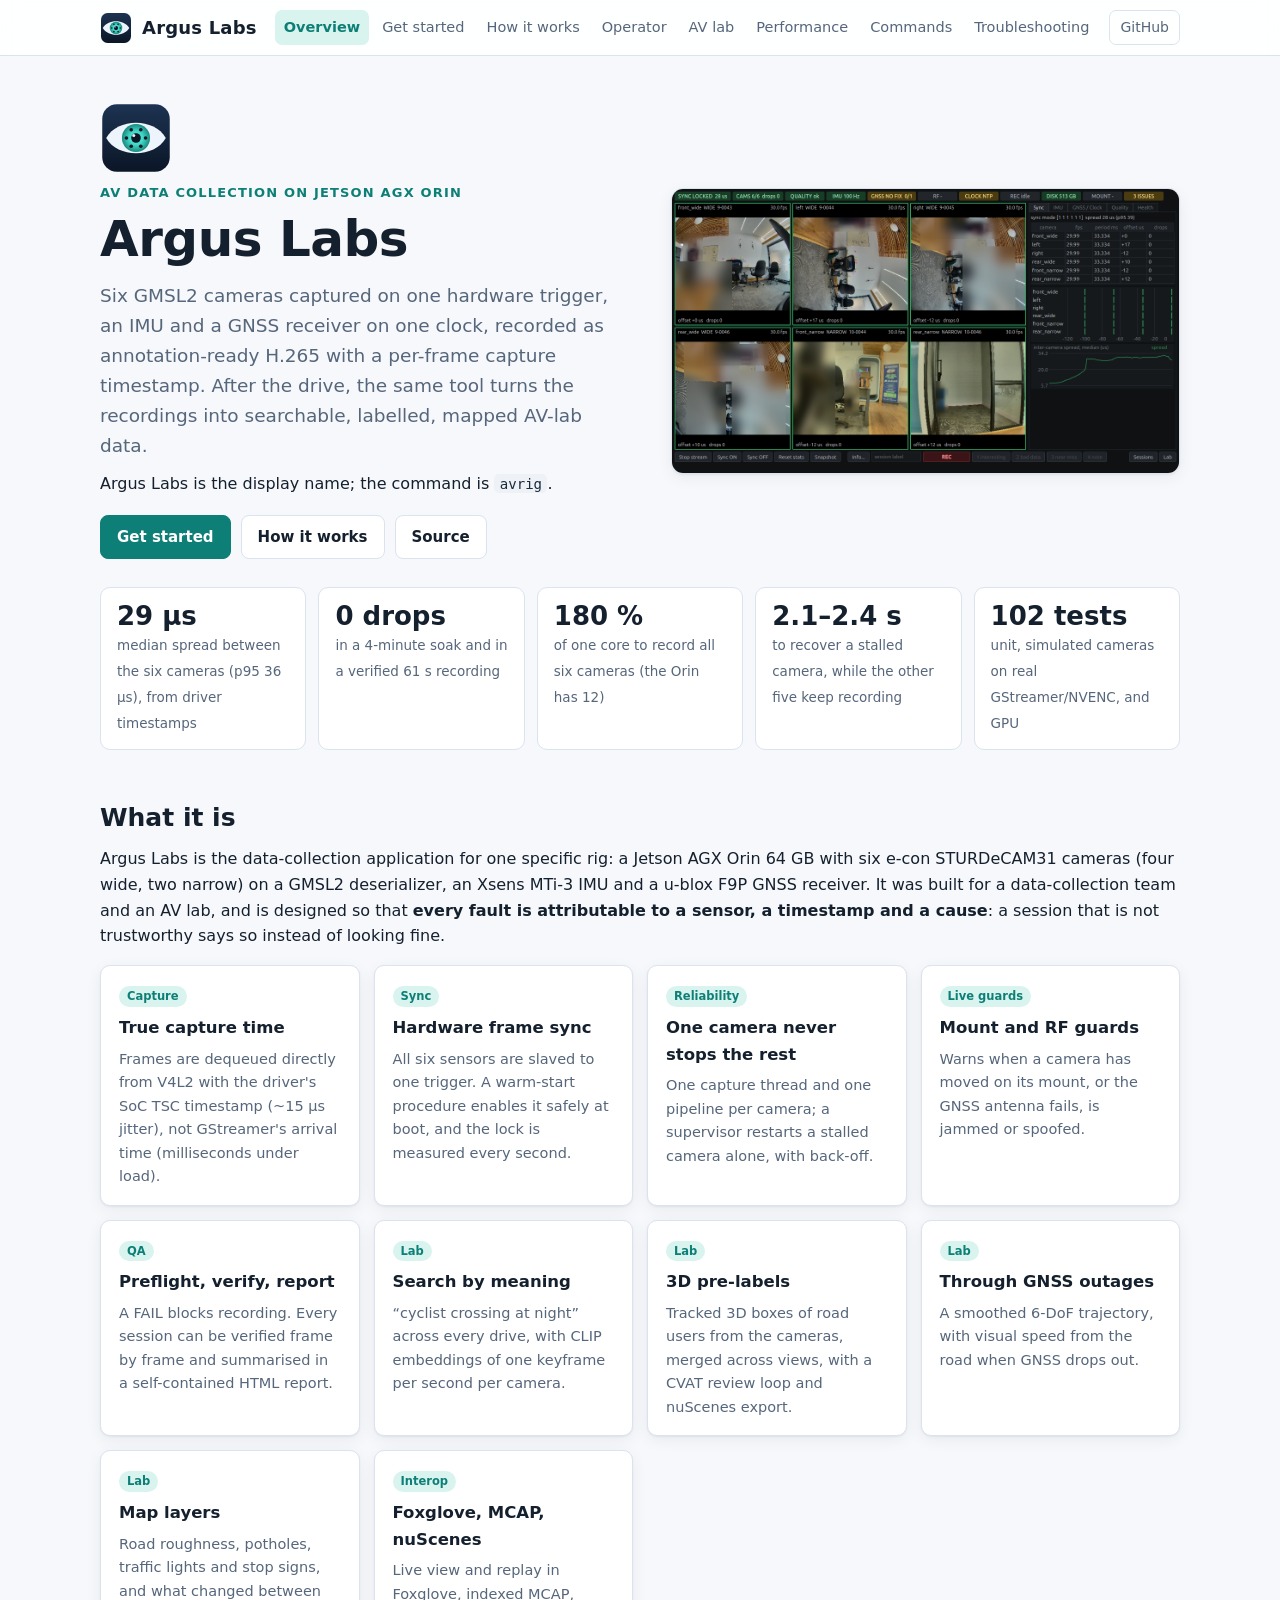
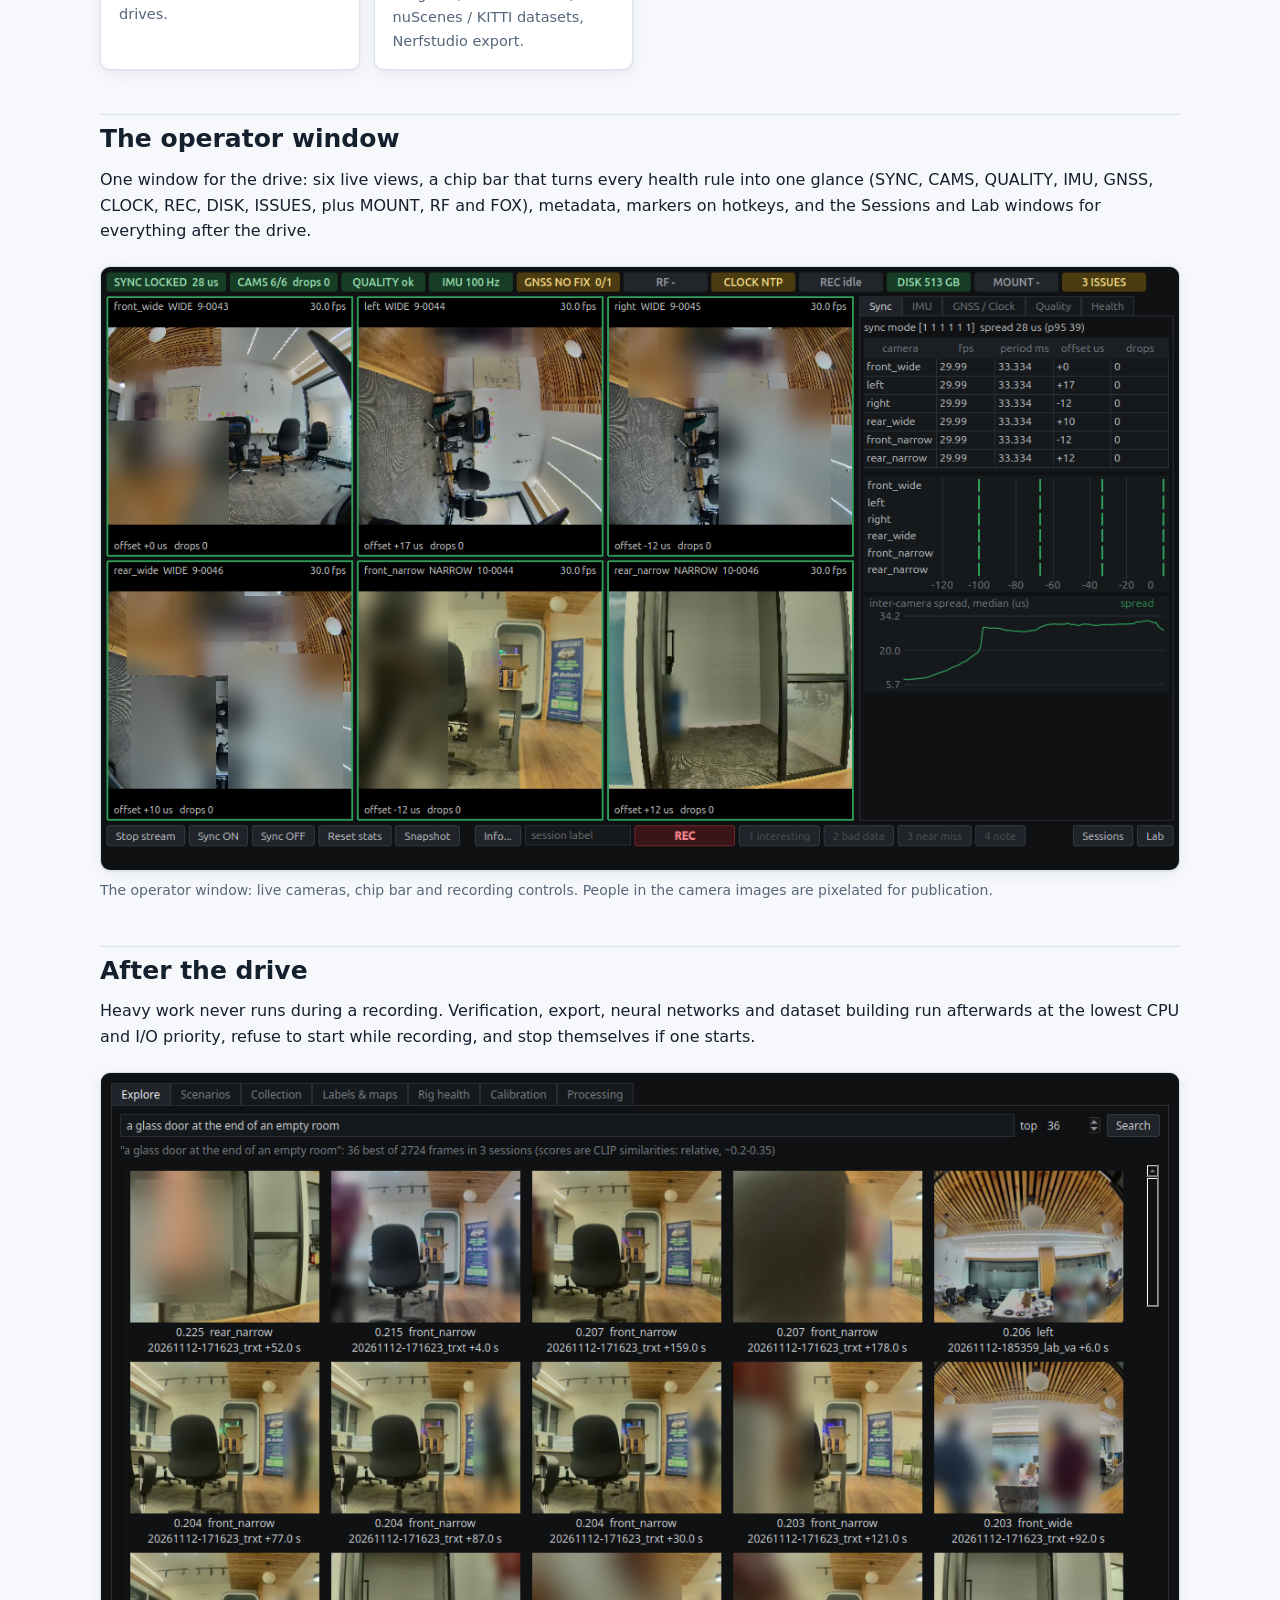
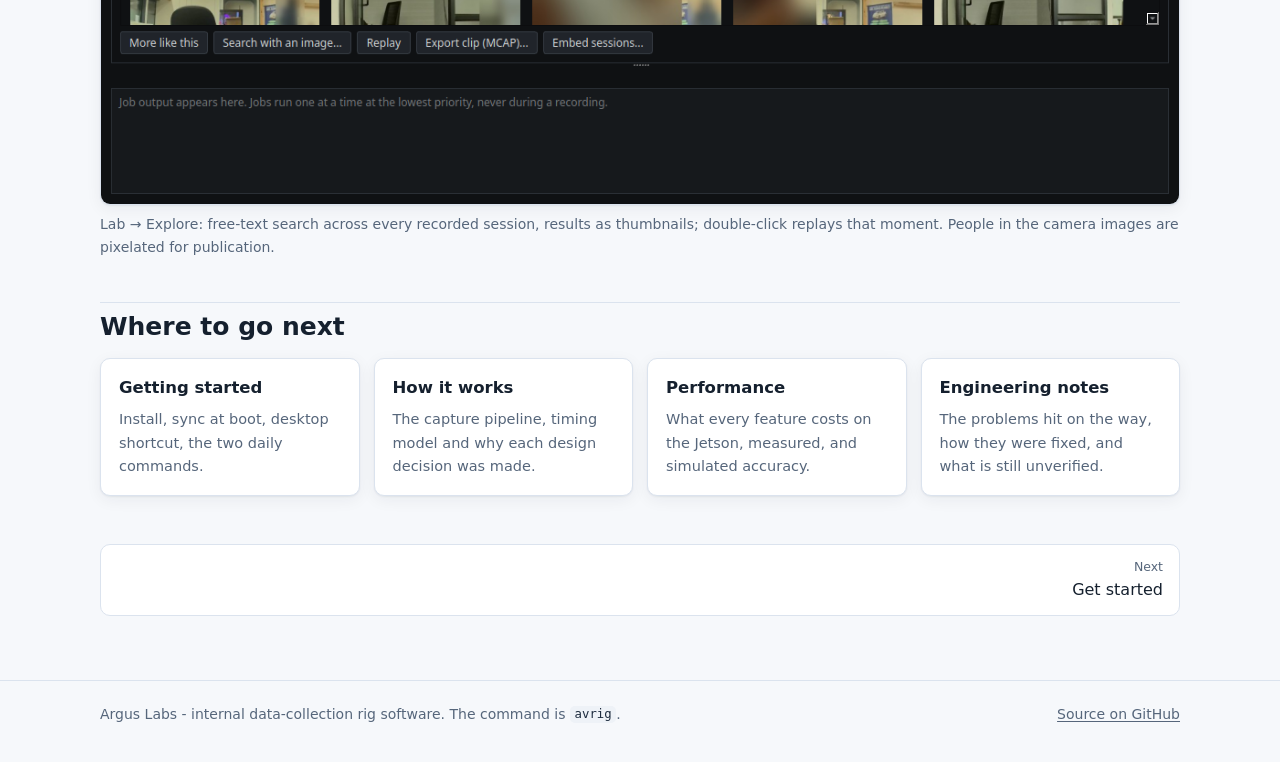
<file: docs/index.html>
<!doctype html>
<html lang="en">
<head>
<meta charset="utf-8">
<meta name="viewport" content="width=device-width, initial-scale=1">
<title>Argus Labs - synced six-camera data collection on Jetson</title>
<meta name="description" content="Argus Labs records six hardware-synchronised GMSL2 cameras, an IMU and GNSS on a Jetson AGX Orin, and turns the drives into AV-lab data.">
<meta name="color-scheme" content="light dark">
<link rel="icon" href="img/argus.svg" type="image/svg+xml">
<link rel="stylesheet" href="style.css">
</head>
<body>
<header class="top"><div class="top-inner">
<a class="brand" href="index.html"><img src="img/argus.svg" alt="" width="32" height="32">Argus Labs</a>
<nav class="site" aria-label="Documentation"><a href="index.html" aria-current="page">Overview</a><a href="getting-started.html">Get started</a><a href="how-it-works.html">How it works</a><a href="features.html">Operator</a><a href="lab.html">AV lab</a><a href="performance.html">Performance</a><a href="cli.html">Commands</a><a href="troubleshooting.html">Troubleshooting</a><a href="lessons.html">Eng. notes</a></nav>
<a class="gh" href="https://github.com/Sherin-SEF-AI/ArgusAV">GitHub</a>
</div></header>
<main><section class="hero">
  <div>
    <img class="logo" src="img/argus.svg" alt="Argus Labs logo" width="72" height="72">
    <div class="kicker">AV data collection on Jetson AGX Orin</div>
    <h1>Argus Labs</h1>
    <p class="lead">Six GMSL2 cameras captured on one hardware trigger, an IMU and a GNSS receiver on one clock, recorded as annotation-ready H.265 with a per-frame capture timestamp. After the drive, the same tool turns the recordings into searchable, labelled, mapped AV-lab data.</p>
    <p>Argus Labs is the display name; the command is <code>avrig</code>.</p>
    <div class="cta">
      <a class="btn primary" href="getting-started.html">Get started</a>
      <a class="btn" href="how-it-works.html">How it works</a>
      <a class="btn" href="https://github.com/Sherin-SEF-AI/ArgusAV">Source</a>
    </div>
  </div>
  <div class="hero-shot">
    <img src="img/main.png" alt="The Argus Labs operator window with six live camera views and the status chip bar" loading="eager" onerror="this.onerror=null;this.src='img/argus.svg';this.parentNode.classList.add('hero-fallback')">
  </div>
</section>

<div class="stats">
  <div class="stat"><b>29 µs</b><span>median spread between the six cameras (p95 36 µs), from driver timestamps</span></div>
  <div class="stat"><b>0 drops</b><span>in a 4-minute soak and in a verified 61 s recording</span></div>
  <div class="stat"><b>180 %</b><span>of one core to record all six cameras (the Orin has 12)</span></div>
  <div class="stat"><b>2.1–2.4 s</b><span>to recover a stalled camera, while the other five keep recording</span></div>
  <div class="stat"><b>102 tests</b><span>unit, simulated cameras on real GStreamer/NVENC, and GPU</span></div>
</div>

<h2 id="what-it-is">What it is</h2>
<p>Argus Labs is the data-collection application for one specific rig: a Jetson AGX Orin 64 GB with six e-con STURDeCAM31 cameras (four wide, two narrow) on a GMSL2 deserializer, an Xsens MTi-3 IMU and a u-blox F9P GNSS receiver. It was built for a data-collection team and an AV lab, and is designed so that <strong>every fault is attributable to a sensor, a timestamp and a cause</strong>: a session that is not trustworthy says so instead of looking fine.</p>

<div class="grid">
  <a class="card" href="how-it-works.html#capture-pipeline"><span class="tag">Capture</span><h3>True capture time</h3><p>Frames are dequeued directly from V4L2 with the driver's SoC TSC timestamp (~15 µs jitter), not GStreamer's arrival time (milliseconds under load).</p></a>
  <a class="card" href="how-it-works.html#hardware-frame-sync"><span class="tag">Sync</span><h3>Hardware frame sync</h3><p>All six sensors are slaved to one trigger. A warm-start procedure enables it safely at boot, and the lock is measured every second.</p></a>
  <a class="card" href="how-it-works.html#supervision-and-recovery"><span class="tag">Reliability</span><h3>One camera never stops the rest</h3><p>One capture thread and one pipeline per camera; a supervisor restarts a stalled camera alone, with back-off.</p></a>
  <a class="card" href="features.html#live-guards"><span class="tag">Live guards</span><h3>Mount and RF guards</h3><p>Warns when a camera has moved on its mount, or the GNSS antenna fails, is jammed or spoofed.</p></a>
  <a class="card" href="features.html#quality-assurance"><span class="tag">QA</span><h3>Preflight, verify, report</h3><p>A FAIL blocks recording. Every session can be verified frame by frame and summarised in a self-contained HTML report.</p></a>
  <a class="card" href="lab.html#search-by-meaning"><span class="tag">Lab</span><h3>Search by meaning</h3><p>“cyclist crossing at night” across every drive, with CLIP embeddings of one keyframe per second per camera.</p></a>
  <a class="card" href="lab.html#3d-pre-labels"><span class="tag">Lab</span><h3>3D pre-labels</h3><p>Tracked 3D boxes of road users from the cameras, merged across views, with a CVAT review loop and nuScenes export.</p></a>
  <a class="card" href="lab.html#trajectory-and-visual-speed"><span class="tag">Lab</span><h3>Through GNSS outages</h3><p>A smoothed 6-DoF trajectory, with visual speed from the road when GNSS drops out.</p></a>
  <a class="card" href="lab.html#map-layers"><span class="tag">Lab</span><h3>Map layers</h3><p>Road roughness, potholes, traffic lights and stop signs, and what changed between drives.</p></a>
  <a class="card" href="lab.html#foxglove-live-and-replay"><span class="tag">Interop</span><h3>Foxglove, MCAP, nuScenes</h3><p>Live view and replay in Foxglove, indexed MCAP, nuScenes / KITTI datasets, Nerfstudio export.</p></a>
</div>

<h2 id="the-operator-window">The operator window</h2>
<p>One window for the drive: six live views, a chip bar that turns every health rule into one glance (SYNC, CAMS, QUALITY, IMU, GNSS, CLOCK, REC, DISK, ISSUES, plus MOUNT, RF and FOX), metadata, markers on hotkeys, and the Sessions and Lab windows for everything after the drive.</p>
<figure class="shot"><img src="img/main.png" alt="Operator window" loading="lazy" onerror="this.parentNode.remove()"><figcaption>The operator window: live cameras, chip bar and recording controls. People in the camera images are pixelated for publication.</figcaption></figure>

<h2 id="after-the-drive">After the drive</h2>
<p>Heavy work never runs during a recording. Verification, export, neural networks and dataset building run afterwards at the lowest CPU and I/O priority, refuse to start while recording, and stop themselves if one starts.</p>
<figure class="shot"><img src="img/lab-explore.png" alt="Lab window, Explore tab with search results as thumbnails" loading="lazy" onerror="this.parentNode.remove()"><figcaption>Lab → Explore: free-text search across every recorded session, results as thumbnails; double-click replays that moment. People in the camera images are pixelated for publication.</figcaption></figure>

<h2 id="where-to-go-next">Where to go next</h2>
<div class="grid">
  <a class="card" href="getting-started.html"><h3>Getting started</h3><p>Install, sync at boot, desktop shortcut, the two daily commands.</p></a>
  <a class="card" href="how-it-works.html"><h3>How it works</h3><p>The capture pipeline, timing model and why each design decision was made.</p></a>
  <a class="card" href="performance.html"><h3>Performance</h3><p>What every feature costs on the Jetson, measured, and simulated accuracy.</p></a>
  <a class="card" href="lessons.html"><h3>Engineering notes</h3><p>The problems hit on the way, how they were fixed, and what is still unverified.</p></a>
</div>
<div class="pager"><a class="next" href="getting-started.html"><small>Next</small>Get started</a></div></main>
<footer><div class="inner">
<span>Argus Labs - internal data-collection rig software. The command is <code>avrig</code>.</span>
<span><a href="https://github.com/Sherin-SEF-AI/ArgusAV">Source on GitHub</a></span>
</div></footer>
</body>
</html>
</file>
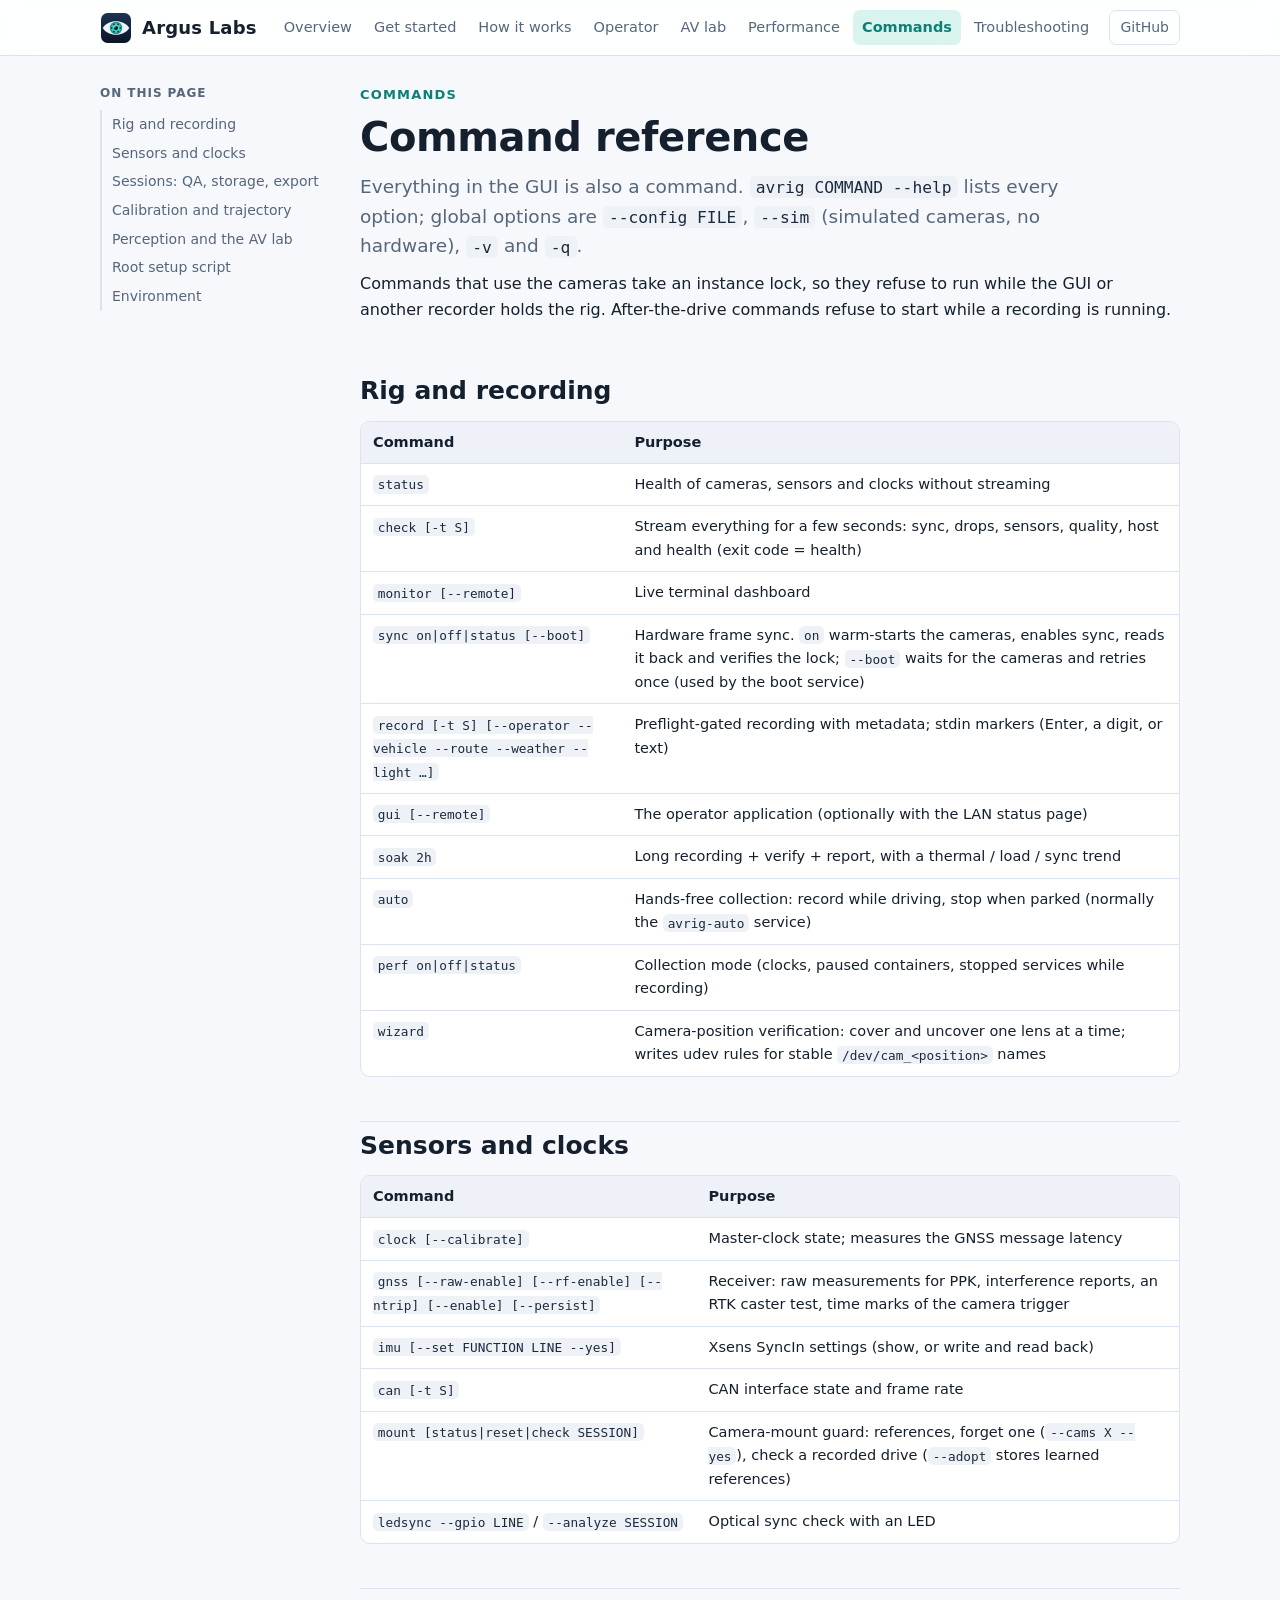
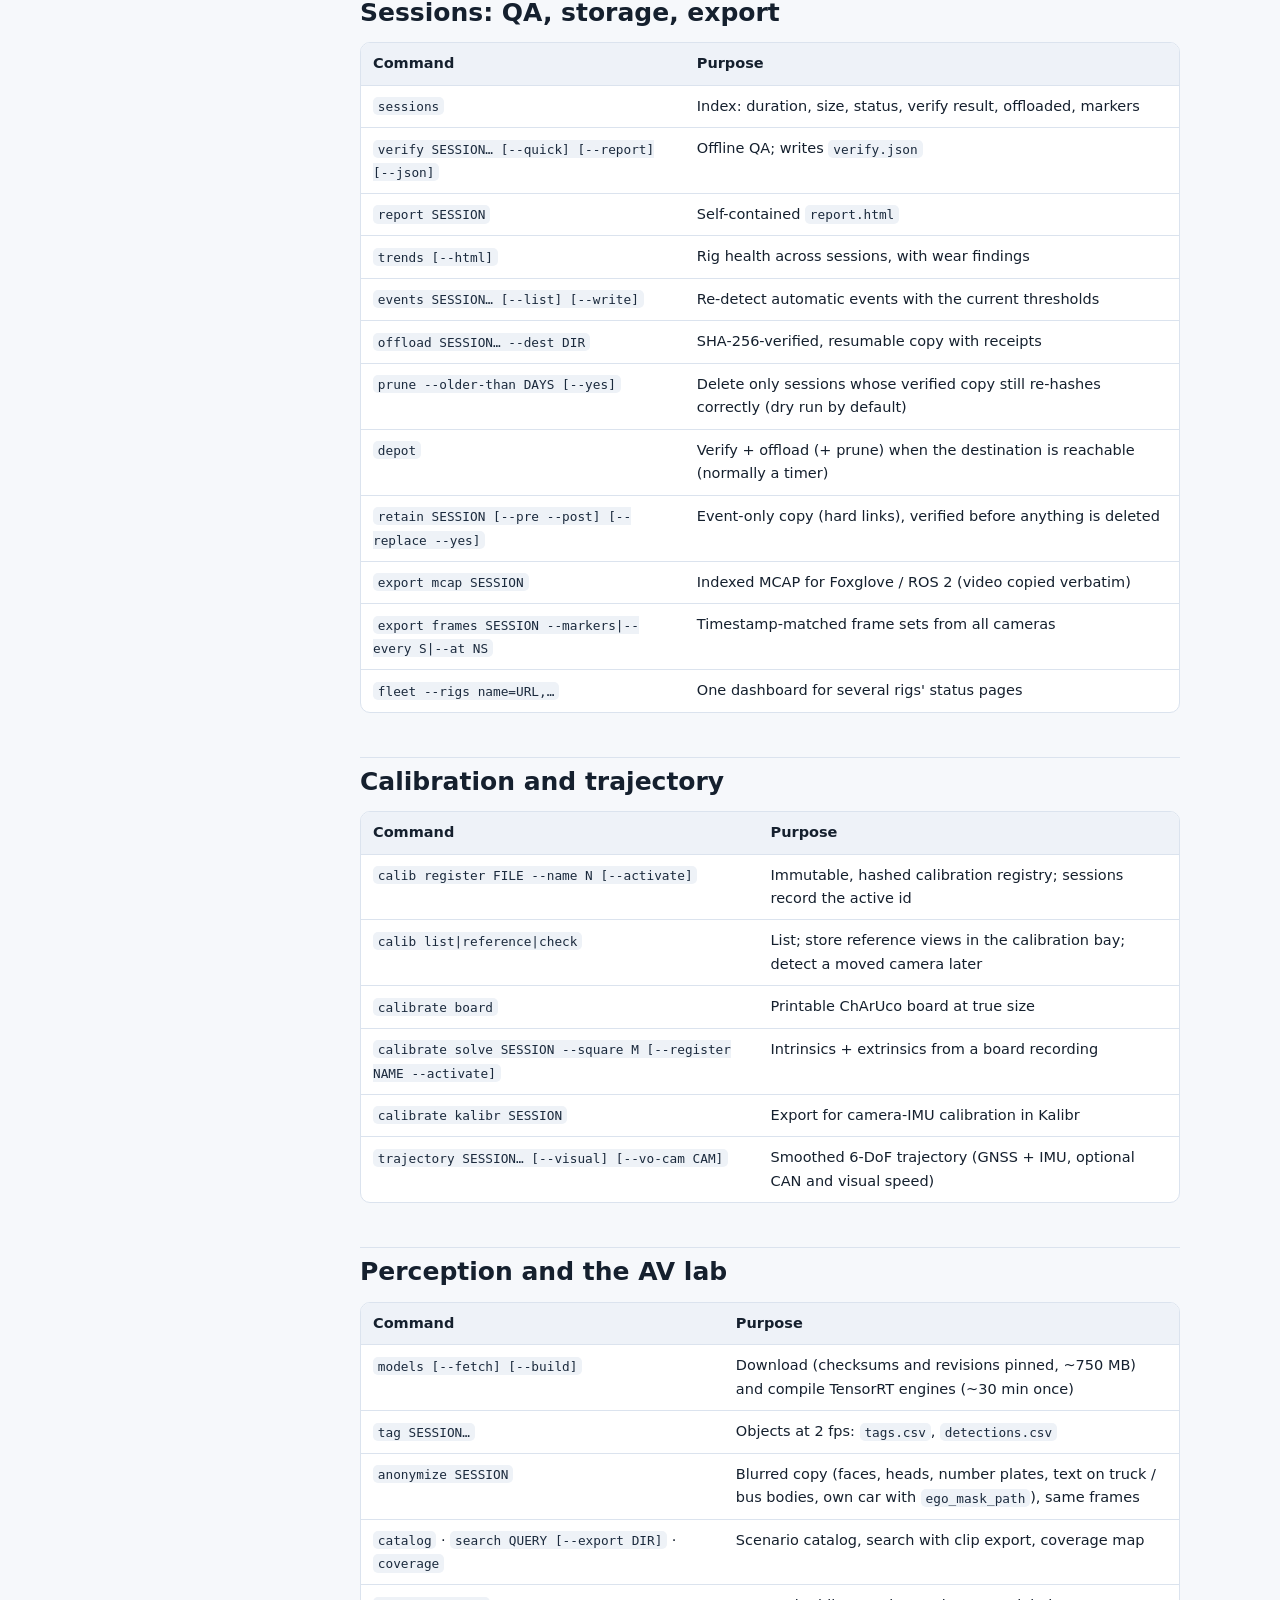
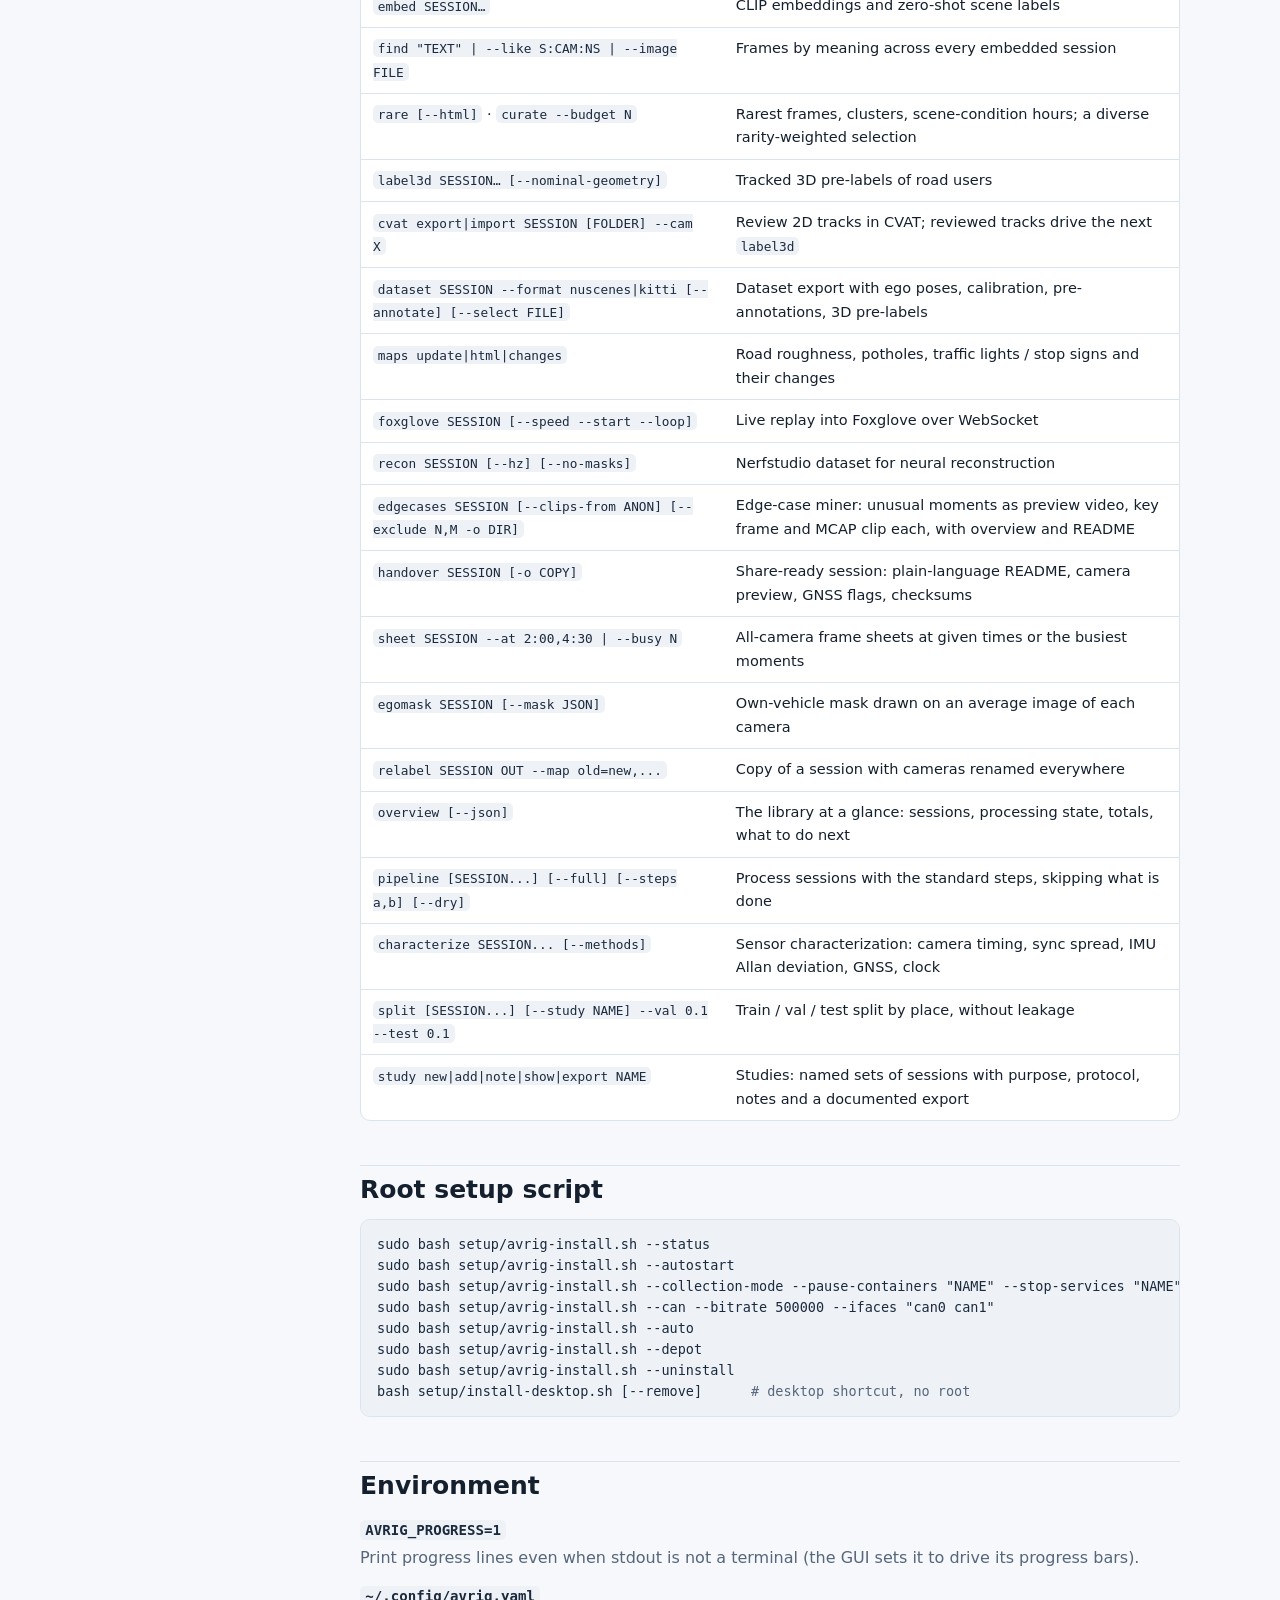
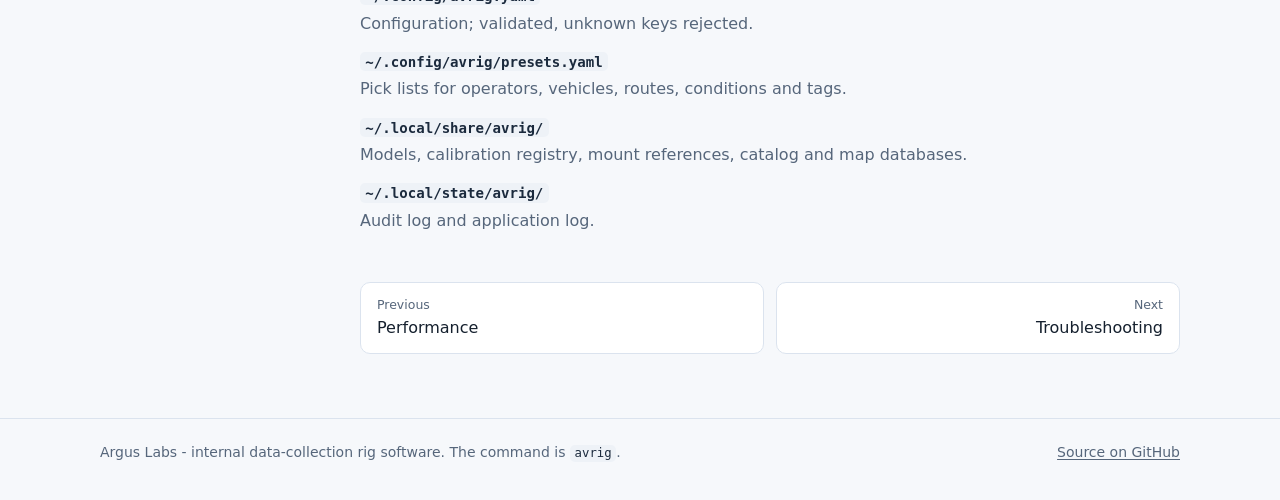
<file: docs/cli.html>
<!doctype html>
<html lang="en">
<head>
<meta charset="utf-8">
<meta name="viewport" content="width=device-width, initial-scale=1">
<title>Command reference - Argus Labs</title>
<meta name="description" content="Every avrig command, grouped by task.">
<meta name="color-scheme" content="light dark">
<link rel="icon" href="img/argus.svg" type="image/svg+xml">
<link rel="stylesheet" href="style.css">
</head>
<body>
<header class="top"><div class="top-inner">
<a class="brand" href="index.html"><img src="img/argus.svg" alt="" width="32" height="32">Argus Labs</a>
<nav class="site" aria-label="Documentation"><a href="index.html">Overview</a><a href="getting-started.html">Get started</a><a href="how-it-works.html">How it works</a><a href="features.html">Operator</a><a href="lab.html">AV lab</a><a href="performance.html">Performance</a><a href="cli.html" aria-current="page">Commands</a><a href="troubleshooting.html">Troubleshooting</a><a href="lessons.html">Eng. notes</a></nav>
<a class="gh" href="https://github.com/Sherin-SEF-AI/ArgusAV">GitHub</a>
</div></header>
<main><div class="doc"><aside class="toc"><b>On this page</b><a href="#rig-and-recording">Rig and recording</a><a href="#sensors-and-clocks">Sensors and clocks</a><a href="#sessions-qa-storage-export">Sessions: QA, storage, export</a><a href="#calibration-and-trajectory">Calibration and trajectory</a><a href="#perception-and-the-av-lab">Perception and the AV lab</a><a href="#root-setup-script">Root setup script</a><a href="#environment">Environment</a></aside><article class="content"><div class="kicker">Commands</div>
<h1>Command reference</h1>
<p class="lead">Everything in the GUI is also a command. <code>avrig COMMAND --help</code> lists every option; global options are <code>--config FILE</code>, <code>--sim</code> (simulated cameras, no hardware), <code>-v</code> and <code>-q</code>.</p>
<p>Commands that use the cameras take an instance lock, so they refuse to run while the GUI or another recorder holds the rig. After-the-drive commands refuse to start while a recording is running.</p>

<h2 id="rig-and-recording">Rig and recording</h2>
<div class="table"><table>
<tr><th>Command</th><th>Purpose</th></tr>
<tr><td><code>status</code></td><td>Health of cameras, sensors and clocks without streaming</td></tr>
<tr><td><code>check [-t S]</code></td><td>Stream everything for a few seconds: sync, drops, sensors, quality, host and health (exit code = health)</td></tr>
<tr><td><code>monitor [--remote]</code></td><td>Live terminal dashboard</td></tr>
<tr><td><code>sync on|off|status [--boot]</code></td><td>Hardware frame sync. <code>on</code> warm-starts the cameras, enables sync, reads it back and verifies the lock; <code>--boot</code> waits for the cameras and retries once (used by the boot service)</td></tr>
<tr><td><code>record [-t S] [--operator --vehicle --route --weather --light …]</code></td><td>Preflight-gated recording with metadata; stdin markers (Enter, a digit, or text)</td></tr>
<tr><td><code>gui [--remote]</code></td><td>The operator application (optionally with the LAN status page)</td></tr>
<tr><td><code>soak 2h</code></td><td>Long recording + verify + report, with a thermal / load / sync trend</td></tr>
<tr><td><code>auto</code></td><td>Hands-free collection: record while driving, stop when parked (normally the <code>avrig-auto</code> service)</td></tr>
<tr><td><code>perf on|off|status</code></td><td>Collection mode (clocks, paused containers, stopped services while recording)</td></tr>
<tr><td><code>wizard</code></td><td>Camera-position verification: cover and uncover one lens at a time; writes udev rules for stable <code>/dev/cam_&lt;position&gt;</code> names</td></tr>
</table></div>

<h2 id="sensors-and-clocks">Sensors and clocks</h2>
<div class="table"><table>
<tr><th>Command</th><th>Purpose</th></tr>
<tr><td><code>clock [--calibrate]</code></td><td>Master-clock state; measures the GNSS message latency</td></tr>
<tr><td><code>gnss [--raw-enable] [--rf-enable] [--ntrip] [--enable] [--persist]</code></td><td>Receiver: raw measurements for PPK, interference reports, an RTK caster test, time marks of the camera trigger</td></tr>
<tr><td><code>imu [--set FUNCTION LINE --yes]</code></td><td>Xsens SyncIn settings (show, or write and read back)</td></tr>
<tr><td><code>can [-t S]</code></td><td>CAN interface state and frame rate</td></tr>
<tr><td><code>mount [status|reset|check SESSION]</code></td><td>Camera-mount guard: references, forget one (<code>--cams X --yes</code>), check a recorded drive (<code>--adopt</code> stores learned references)</td></tr>
<tr><td><code>ledsync --gpio LINE</code> / <code>--analyze SESSION</code></td><td>Optical sync check with an LED</td></tr>
</table></div>

<h2 id="sessions-qa-storage-export">Sessions: QA, storage, export</h2>
<div class="table"><table>
<tr><th>Command</th><th>Purpose</th></tr>
<tr><td><code>sessions</code></td><td>Index: duration, size, status, verify result, offloaded, markers</td></tr>
<tr><td><code>verify SESSION… [--quick] [--report] [--json]</code></td><td>Offline QA; writes <code>verify.json</code></td></tr>
<tr><td><code>report SESSION</code></td><td>Self-contained <code>report.html</code></td></tr>
<tr><td><code>trends [--html]</code></td><td>Rig health across sessions, with wear findings</td></tr>
<tr><td><code>events SESSION… [--list] [--write]</code></td><td>Re-detect automatic events with the current thresholds</td></tr>
<tr><td><code>offload SESSION… --dest DIR</code></td><td>SHA-256-verified, resumable copy with receipts</td></tr>
<tr><td><code>prune --older-than DAYS [--yes]</code></td><td>Delete only sessions whose verified copy still re-hashes correctly (dry run by default)</td></tr>
<tr><td><code>depot</code></td><td>Verify + offload (+ prune) when the destination is reachable (normally a timer)</td></tr>
<tr><td><code>retain SESSION [--pre --post] [--replace --yes]</code></td><td>Event-only copy (hard links), verified before anything is deleted</td></tr>
<tr><td><code>export mcap SESSION</code></td><td>Indexed MCAP for Foxglove / ROS 2 (video copied verbatim)</td></tr>
<tr><td><code>export frames SESSION --markers|--every S|--at NS</code></td><td>Timestamp-matched frame sets from all cameras</td></tr>
<tr><td><code>fleet --rigs name=URL,…</code></td><td>One dashboard for several rigs' status pages</td></tr>
</table></div>

<h2 id="calibration-and-trajectory">Calibration and trajectory</h2>
<div class="table"><table>
<tr><th>Command</th><th>Purpose</th></tr>
<tr><td><code>calib register FILE --name N [--activate]</code></td><td>Immutable, hashed calibration registry; sessions record the active id</td></tr>
<tr><td><code>calib list|reference|check</code></td><td>List; store reference views in the calibration bay; detect a moved camera later</td></tr>
<tr><td><code>calibrate board</code></td><td>Printable ChArUco board at true size</td></tr>
<tr><td><code>calibrate solve SESSION --square M [--register NAME --activate]</code></td><td>Intrinsics + extrinsics from a board recording</td></tr>
<tr><td><code>calibrate kalibr SESSION</code></td><td>Export for camera-IMU calibration in Kalibr</td></tr>
<tr><td><code>trajectory SESSION… [--visual] [--vo-cam CAM]</code></td><td>Smoothed 6-DoF trajectory (GNSS + IMU, optional CAN and visual speed)</td></tr>
</table></div>

<h2 id="perception-and-the-av-lab">Perception and the AV lab</h2>
<div class="table"><table>
<tr><th>Command</th><th>Purpose</th></tr>
<tr><td><code>models [--fetch] [--build]</code></td><td>Download (checksums and revisions pinned, ~750 MB) and compile TensorRT engines (~30 min once)</td></tr>
<tr><td><code>tag SESSION…</code></td><td>Objects at 2 fps: <code>tags.csv</code>, <code>detections.csv</code></td></tr>
<tr><td><code>anonymize SESSION</code></td><td>Blurred copy (faces, heads, number plates, text on truck / bus bodies, own car with <code>ego_mask_path</code>), same frames</td></tr>
<tr><td><code>catalog</code> · <code>search QUERY [--export DIR]</code> · <code>coverage</code></td><td>Scenario catalog, search with clip export, coverage map</td></tr>
<tr><td><code>embed SESSION…</code></td><td>CLIP embeddings and zero-shot scene labels</td></tr>
<tr><td><code>find "TEXT" | --like S:CAM:NS | --image FILE</code></td><td>Frames by meaning across every embedded session</td></tr>
<tr><td><code>rare [--html]</code> · <code>curate --budget N</code></td><td>Rarest frames, clusters, scene-condition hours; a diverse rarity-weighted selection</td></tr>
<tr><td><code>label3d SESSION… [--nominal-geometry]</code></td><td>Tracked 3D pre-labels of road users</td></tr>
<tr><td><code>cvat export|import SESSION [FOLDER] --cam X</code></td><td>Review 2D tracks in CVAT; reviewed tracks drive the next <code>label3d</code></td></tr>
<tr><td><code>dataset SESSION --format nuscenes|kitti [--annotate] [--select FILE]</code></td><td>Dataset export with ego poses, calibration, pre-annotations, 3D pre-labels</td></tr>
<tr><td><code>maps update|html|changes</code></td><td>Road roughness, potholes, traffic lights / stop signs and their changes</td></tr>
<tr><td><code>foxglove SESSION [--speed --start --loop]</code></td><td>Live replay into Foxglove over WebSocket</td></tr>
<tr><td><code>recon SESSION [--hz] [--no-masks]</code></td><td>Nerfstudio dataset for neural reconstruction</td></tr>
<tr><td><code>edgecases SESSION [--clips-from ANON] [--exclude N,M -o DIR]</code></td><td>Edge-case miner: unusual moments as preview video, key frame and MCAP clip each, with overview and README</td></tr>
<tr><td><code>handover SESSION [-o COPY]</code></td><td>Share-ready session: plain-language README, camera preview, GNSS flags, checksums</td></tr>
<tr><td><code>sheet SESSION --at 2:00,4:30 | --busy N</code></td><td>All-camera frame sheets at given times or the busiest moments</td></tr>
<tr><td><code>egomask SESSION [--mask JSON]</code></td><td>Own-vehicle mask drawn on an average image of each camera</td></tr>
<tr><td><code>relabel SESSION OUT --map old=new,...</code></td><td>Copy of a session with cameras renamed everywhere</td></tr>
<tr><td><code>overview [--json]</code></td><td>The library at a glance: sessions, processing state, totals, what to do next</td></tr>
<tr><td><code>pipeline [SESSION...] [--full] [--steps a,b] [--dry]</code></td><td>Process sessions with the standard steps, skipping what is done</td></tr>
<tr><td><code>characterize SESSION... [--methods]</code></td><td>Sensor characterization: camera timing, sync spread, IMU Allan deviation, GNSS, clock</td></tr>
<tr><td><code>split [SESSION...] [--study NAME] --val 0.1 --test 0.1</code></td><td>Train / val / test split by place, without leakage</td></tr>
<tr><td><code>study new|add|note|show|export NAME</code></td><td>Studies: named sets of sessions with purpose, protocol, notes and a documented export</td></tr>
</table></div>

<h2 id="root-setup-script">Root setup script</h2>
<pre><code>sudo bash setup/avrig-install.sh --status
sudo bash setup/avrig-install.sh --autostart
sudo bash setup/avrig-install.sh --collection-mode --pause-containers "NAME" --stop-services "NAME"
sudo bash setup/avrig-install.sh --can --bitrate 500000 --ifaces "can0 can1"
sudo bash setup/avrig-install.sh --auto
sudo bash setup/avrig-install.sh --depot
sudo bash setup/avrig-install.sh --uninstall
bash setup/install-desktop.sh [--remove]      <span class="c"># desktop shortcut, no root</span></code></pre>

<h2 id="environment">Environment</h2>
<dl class="defs">
  <dt><code>AVRIG_PROGRESS=1</code></dt><dd>Print progress lines even when stdout is not a terminal (the GUI sets it to drive its progress bars).</dd>
  <dt><code>~/.config/avrig.yaml</code></dt><dd>Configuration; validated, unknown keys rejected.</dd>
  <dt><code>~/.config/avrig/presets.yaml</code></dt><dd>Pick lists for operators, vehicles, routes, conditions and tags.</dd>
  <dt><code>~/.local/share/avrig/</code></dt><dd>Models, calibration registry, mount references, catalog and map databases.</dd>
  <dt><code>~/.local/state/avrig/</code></dt><dd>Audit log and application log.</dd>
</dl>
<div class="pager"><a href="performance.html"><small>Previous</small>Performance</a><a class="next" href="troubleshooting.html"><small>Next</small>Troubleshooting</a></div></article></div></main>
<footer><div class="inner">
<span>Argus Labs - internal data-collection rig software. The command is <code>avrig</code>.</span>
<span><a href="https://github.com/Sherin-SEF-AI/ArgusAV">Source on GitHub</a></span>
</div></footer>
</body>
</html>
</file>
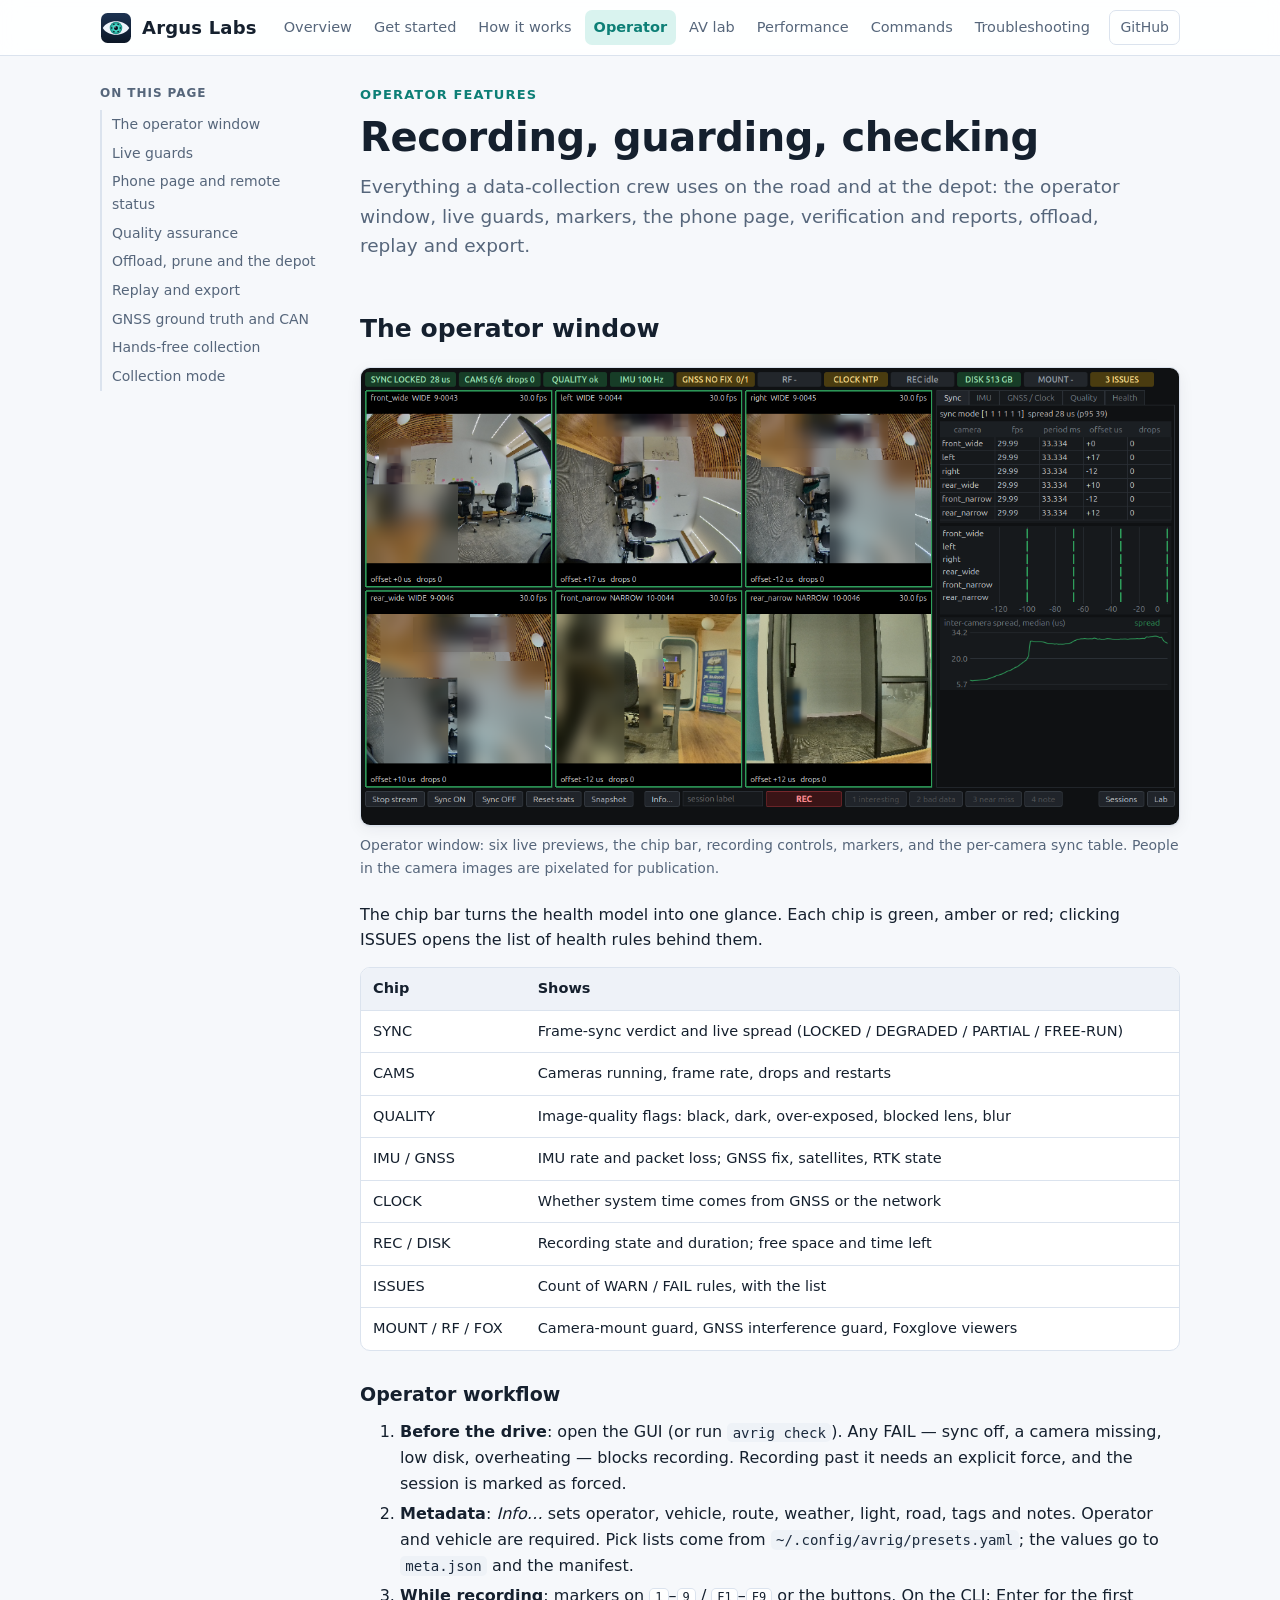
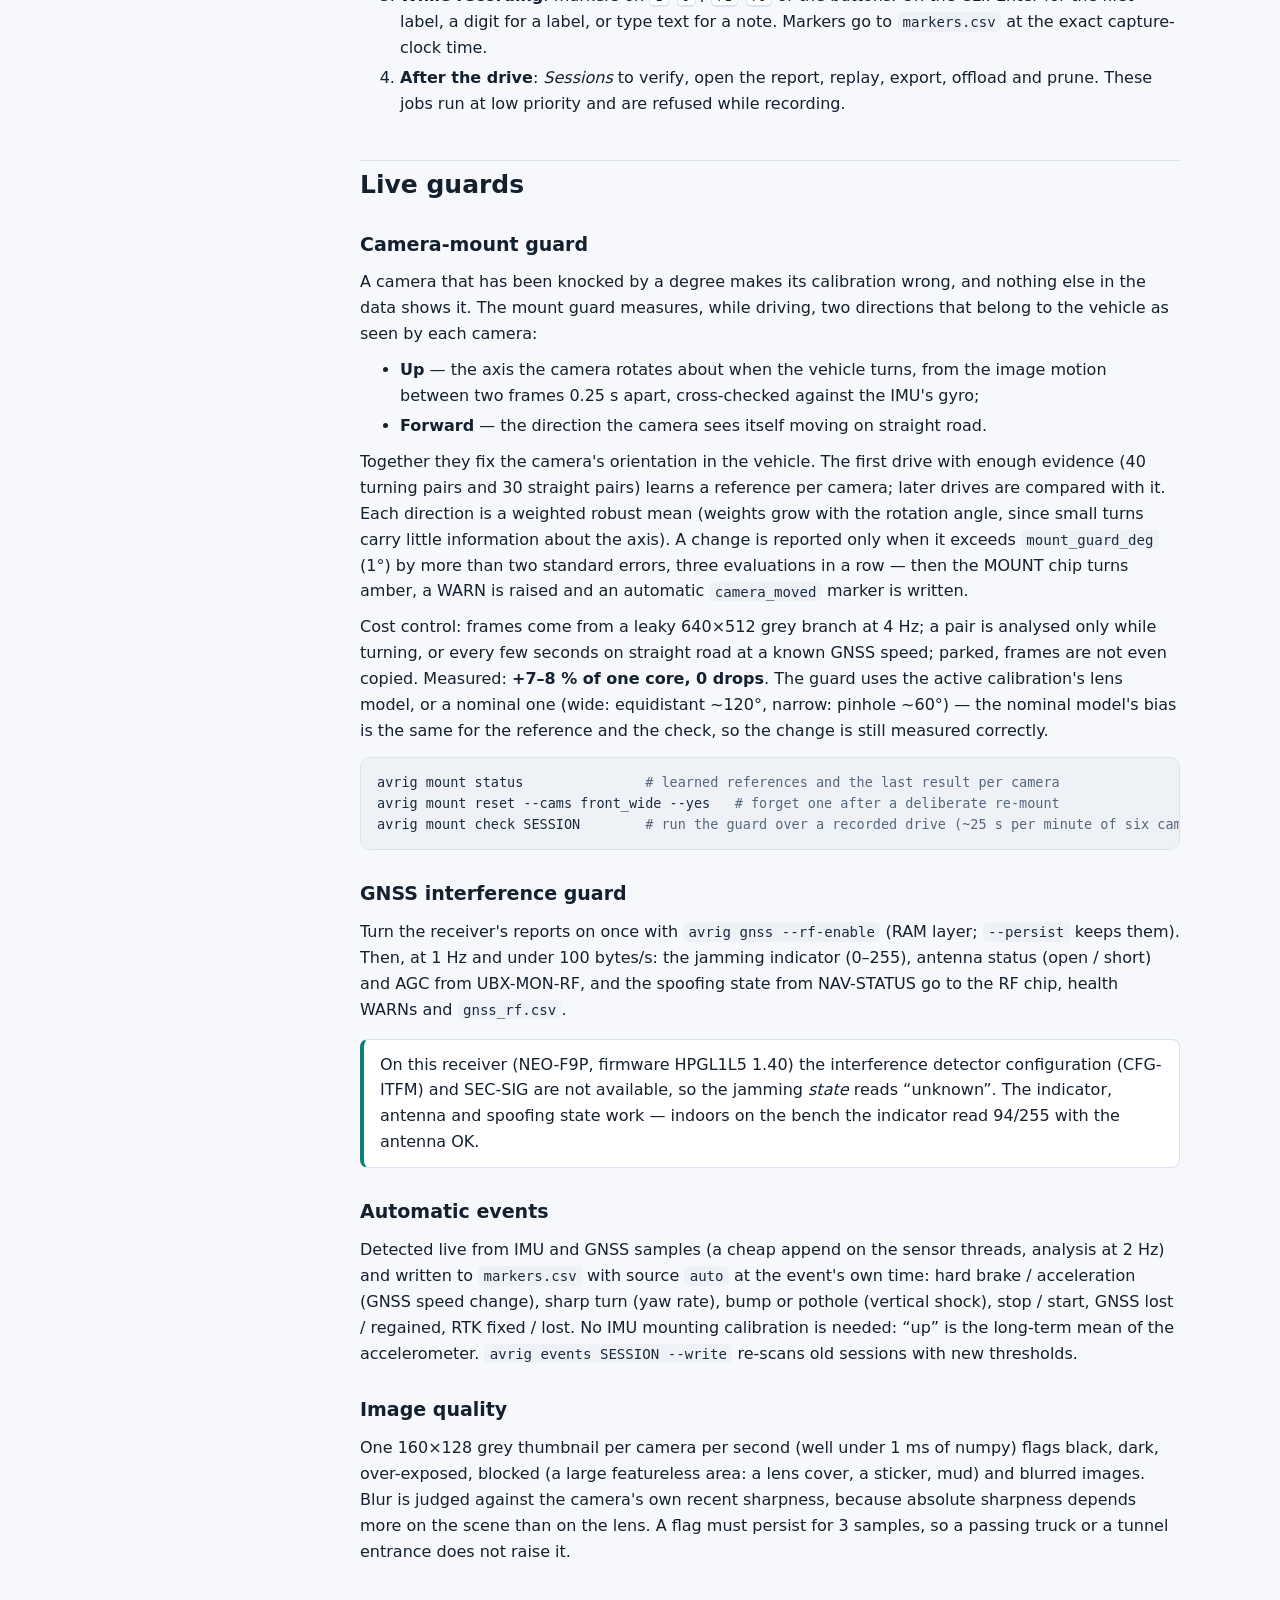
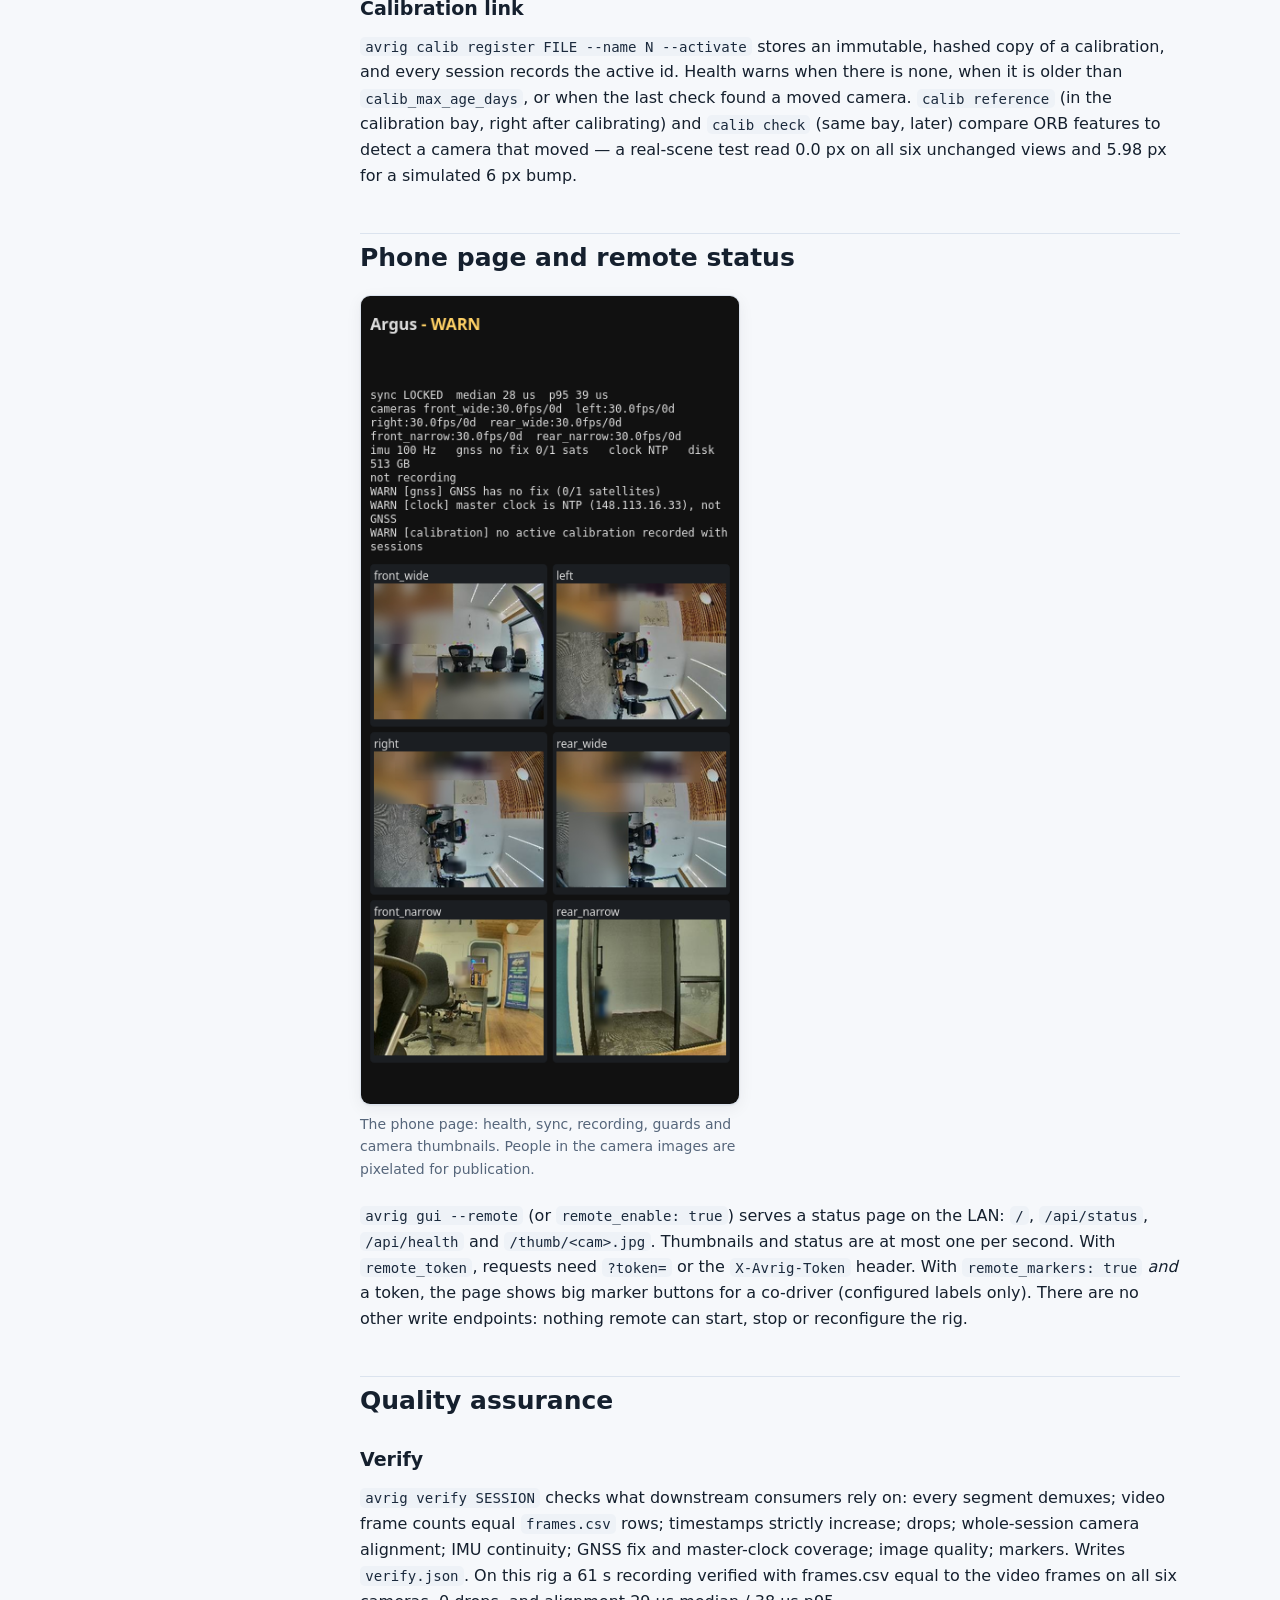
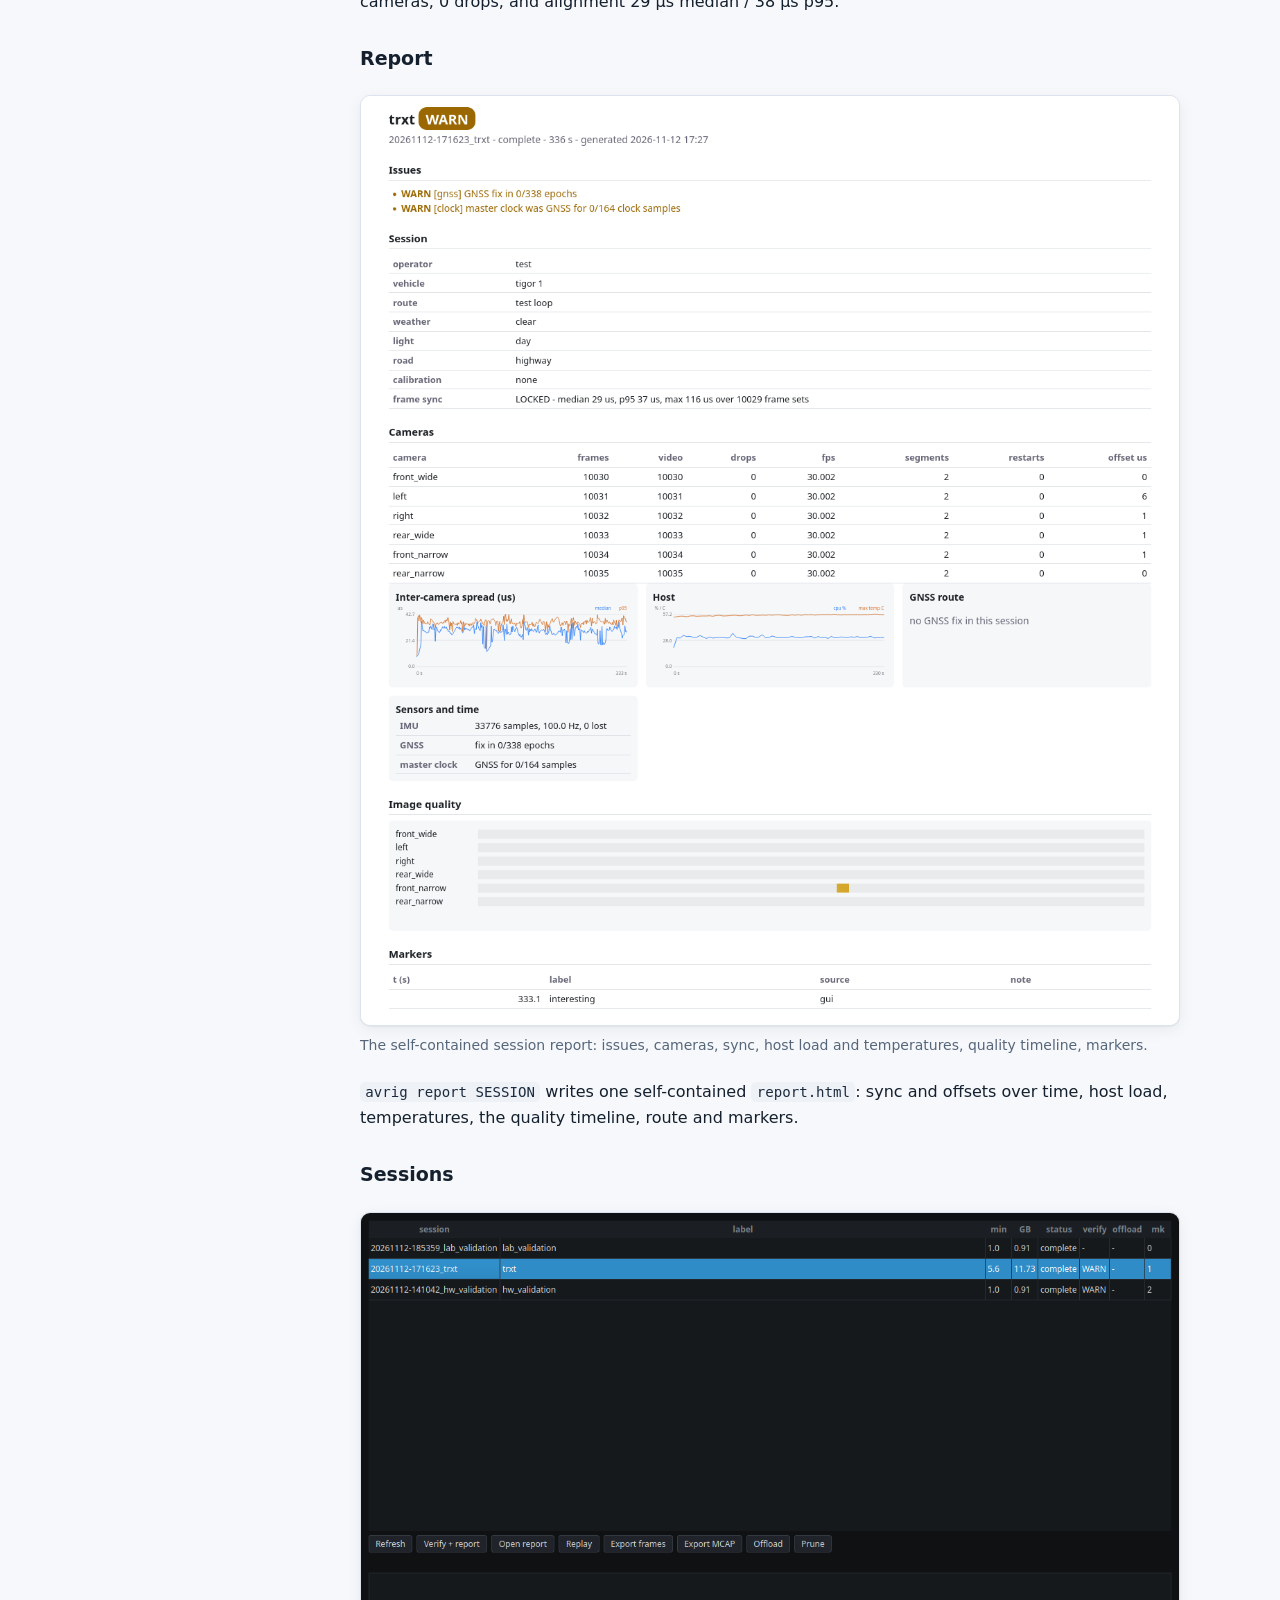
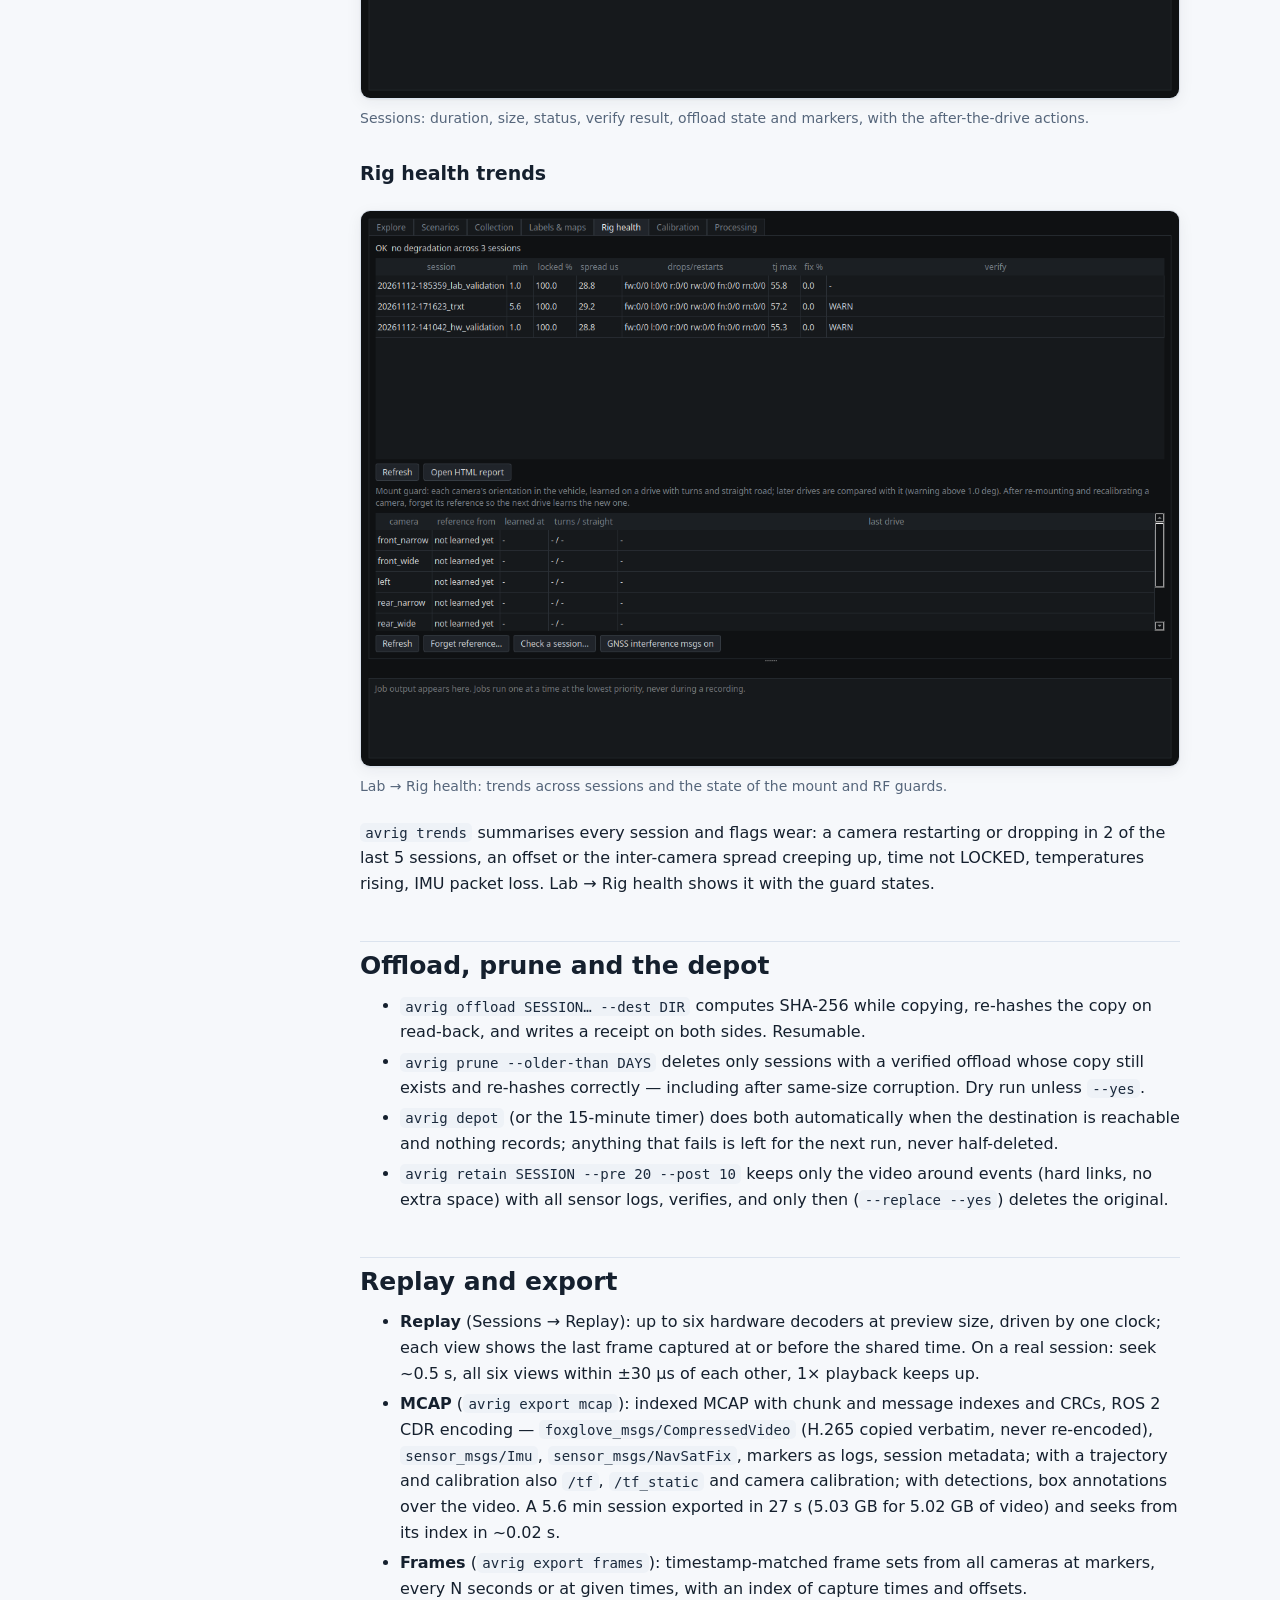
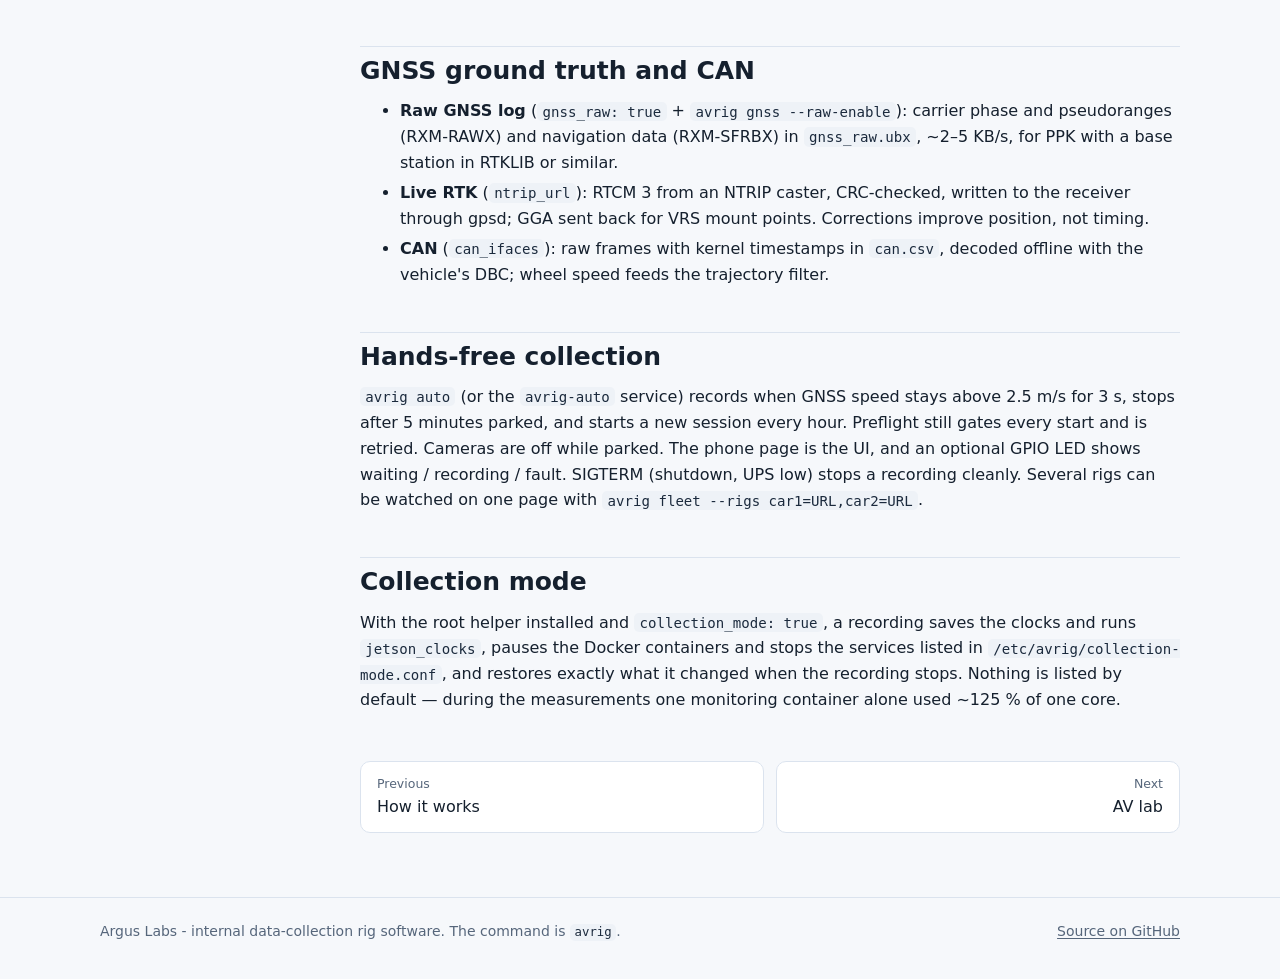
<file: docs/features.html>
<!doctype html>
<html lang="en">
<head>
<meta charset="utf-8">
<meta name="viewport" content="width=device-width, initial-scale=1">
<title>Operator features - Argus Labs</title>
<meta name="description" content="The operator application, live guards, markers, the phone page, QA, offload, replay and export.">
<meta name="color-scheme" content="light dark">
<link rel="icon" href="img/argus.svg" type="image/svg+xml">
<link rel="stylesheet" href="style.css">
</head>
<body>
<header class="top"><div class="top-inner">
<a class="brand" href="index.html"><img src="img/argus.svg" alt="" width="32" height="32">Argus Labs</a>
<nav class="site" aria-label="Documentation"><a href="index.html">Overview</a><a href="getting-started.html">Get started</a><a href="how-it-works.html">How it works</a><a href="features.html" aria-current="page">Operator</a><a href="lab.html">AV lab</a><a href="performance.html">Performance</a><a href="cli.html">Commands</a><a href="troubleshooting.html">Troubleshooting</a><a href="lessons.html">Eng. notes</a></nav>
<a class="gh" href="https://github.com/Sherin-SEF-AI/ArgusAV">GitHub</a>
</div></header>
<main><div class="doc"><aside class="toc"><b>On this page</b><a href="#the-operator-window">The operator window</a><a href="#live-guards">Live guards</a><a href="#phone-page-and-remote-status">Phone page and remote status</a><a href="#quality-assurance">Quality assurance</a><a href="#offload-prune-and-the-depot">Offload, prune and the depot</a><a href="#replay-and-export">Replay and export</a><a href="#gnss-ground-truth-and-can">GNSS ground truth and CAN</a><a href="#hands-free-collection">Hands-free collection</a><a href="#collection-mode">Collection mode</a></aside><article class="content"><div class="kicker">Operator features</div>
<h1>Recording, guarding, checking</h1>
<p class="lead">Everything a data-collection crew uses on the road and at the depot: the operator window, live guards, markers, the phone page, verification and reports, offload, replay and export.</p>

<h2 id="the-operator-window">The operator window</h2>
<figure class="shot"><img src="img/main.png" alt="Argus Labs operator window with six camera previews, the chip bar and recording controls" loading="lazy" onerror="this.parentNode.remove()"><figcaption>Operator window: six live previews, the chip bar, recording controls, markers, and the per-camera sync table. People in the camera images are pixelated for publication.</figcaption></figure>
<p>The chip bar turns the health model into one glance. Each chip is green, amber or red; clicking ISSUES opens the list of health rules behind them.</p>
<div class="table"><table>
<tr><th>Chip</th><th>Shows</th></tr>
<tr><td>SYNC</td><td>Frame-sync verdict and live spread (LOCKED / DEGRADED / PARTIAL / FREE-RUN)</td></tr>
<tr><td>CAMS</td><td>Cameras running, frame rate, drops and restarts</td></tr>
<tr><td>QUALITY</td><td>Image-quality flags: black, dark, over-exposed, blocked lens, blur</td></tr>
<tr><td>IMU / GNSS</td><td>IMU rate and packet loss; GNSS fix, satellites, RTK state</td></tr>
<tr><td>CLOCK</td><td>Whether system time comes from GNSS or the network</td></tr>
<tr><td>REC / DISK</td><td>Recording state and duration; free space and time left</td></tr>
<tr><td>ISSUES</td><td>Count of WARN / FAIL rules, with the list</td></tr>
<tr><td>MOUNT / RF / FOX</td><td>Camera-mount guard, GNSS interference guard, Foxglove viewers</td></tr>
</table></div>

<h3>Operator workflow</h3>
<ol>
  <li><strong>Before the drive</strong>: open the GUI (or run <code>avrig check</code>). Any FAIL — sync off, a camera missing, low disk, overheating — blocks recording. Recording past it needs an explicit force, and the session is marked as forced.</li>
  <li><strong>Metadata</strong>: <em>Info…</em> sets operator, vehicle, route, weather, light, road, tags and notes. Operator and vehicle are required. Pick lists come from <code>~/.config/avrig/presets.yaml</code>; the values go to <code>meta.json</code> and the manifest.</li>
  <li><strong>While recording</strong>: markers on <kbd>1</kbd>–<kbd>9</kbd> / <kbd>F1</kbd>–<kbd>F9</kbd> or the buttons. On the CLI: Enter for the first label, a digit for a label, or type text for a note. Markers go to <code>markers.csv</code> at the exact capture-clock time.</li>
  <li><strong>After the drive</strong>: <em>Sessions</em> to verify, open the report, replay, export, offload and prune. These jobs run at low priority and are refused while recording.</li>
</ol>

<h2 id="live-guards">Live guards</h2>
<h3>Camera-mount guard</h3>
<p>A camera that has been knocked by a degree makes its calibration wrong, and nothing else in the data shows it. The mount guard measures, while driving, two directions that belong to the vehicle as seen by each camera:</p>
<ul>
  <li><strong>Up</strong> — the axis the camera rotates about when the vehicle turns, from the image motion between two frames 0.25 s apart, cross-checked against the IMU's gyro;</li>
  <li><strong>Forward</strong> — the direction the camera sees itself moving on straight road.</li>
</ul>
<p>Together they fix the camera's orientation in the vehicle. The first drive with enough evidence (40 turning pairs and 30 straight pairs) learns a reference per camera; later drives are compared with it. Each direction is a weighted robust mean (weights grow with the rotation angle, since small turns carry little information about the axis). A change is reported only when it exceeds <code>mount_guard_deg</code> (1°) by more than two standard errors, three evaluations in a row — then the MOUNT chip turns amber, a WARN is raised and an automatic <code>camera_moved</code> marker is written.</p>
<p>Cost control: frames come from a leaky 640×512 grey branch at 4 Hz; a pair is analysed only while turning, or every few seconds on straight road at a known GNSS speed; parked, frames are not even copied. Measured: <strong>+7–8 % of one core, 0 drops</strong>. The guard uses the active calibration's lens model, or a nominal one (wide: equidistant ~120°, narrow: pinhole ~60°) — the nominal model's bias is the same for the reference and the check, so the change is still measured correctly.</p>
<pre><code>avrig mount status               <span class="c"># learned references and the last result per camera</span>
avrig mount reset --cams front_wide --yes   <span class="c"># forget one after a deliberate re-mount</span>
avrig mount check SESSION        <span class="c"># run the guard over a recorded drive (~25 s per minute of six cameras)</span></code></pre>

<h3>GNSS interference guard</h3>
<p>Turn the receiver's reports on once with <code>avrig gnss --rf-enable</code> (RAM layer; <code>--persist</code> keeps them). Then, at 1 Hz and under 100 bytes/s: the jamming indicator (0–255), antenna status (open / short) and AGC from UBX-MON-RF, and the spoofing state from NAV-STATUS go to the RF chip, health WARNs and <code>gnss_rf.csv</code>.</p>
<div class="note"><p>On this receiver (NEO-F9P, firmware HPGL1L5 1.40) the interference detector configuration (CFG-ITFM) and SEC-SIG are not available, so the jamming <em>state</em> reads “unknown”. The indicator, antenna and spoofing state work — indoors on the bench the indicator read 94/255 with the antenna OK.</p></div>

<h3>Automatic events</h3>
<p>Detected live from IMU and GNSS samples (a cheap append on the sensor threads, analysis at 2 Hz) and written to <code>markers.csv</code> with source <code>auto</code> at the event's own time: hard brake / acceleration (GNSS speed change), sharp turn (yaw rate), bump or pothole (vertical shock), stop / start, GNSS lost / regained, RTK fixed / lost. No IMU mounting calibration is needed: “up” is the long-term mean of the accelerometer. <code>avrig events SESSION --write</code> re-scans old sessions with new thresholds.</p>

<h3>Image quality</h3>
<p>One 160×128 grey thumbnail per camera per second (well under 1 ms of numpy) flags black, dark, over-exposed, blocked (a large featureless area: a lens cover, a sticker, mud) and blurred images. Blur is judged against the camera's own recent sharpness, because absolute sharpness depends more on the scene than on the lens. A flag must persist for 3 samples, so a passing truck or a tunnel entrance does not raise it.</p>

<h3>Calibration link</h3>
<p><code>avrig calib register FILE --name N --activate</code> stores an immutable, hashed copy of a calibration, and every session records the active id. Health warns when there is none, when it is older than <code>calib_max_age_days</code>, or when the last check found a moved camera. <code>calib reference</code> (in the calibration bay, right after calibrating) and <code>calib check</code> (same bay, later) compare ORB features to detect a camera that moved — a real-scene test read 0.0 px on all six unchanged views and 5.98 px for a simulated 6 px bump.</p>

<h2 id="phone-page-and-remote-status">Phone page and remote status</h2>
<figure class="shot narrow"><img src="img/phone.png" alt="Argus Labs status page on a phone" loading="lazy" onerror="this.parentNode.remove()"><figcaption>The phone page: health, sync, recording, guards and camera thumbnails. People in the camera images are pixelated for publication.</figcaption></figure>
<p><code>avrig gui --remote</code> (or <code>remote_enable: true</code>) serves a status page on the LAN: <code>/</code>, <code>/api/status</code>, <code>/api/health</code> and <code>/thumb/&lt;cam&gt;.jpg</code>. Thumbnails and status are at most one per second. With <code>remote_token</code>, requests need <code>?token=</code> or the <code>X-Avrig-Token</code> header. With <code>remote_markers: true</code> <em>and</em> a token, the page shows big marker buttons for a co-driver (configured labels only). There are no other write endpoints: nothing remote can start, stop or reconfigure the rig.</p>

<h2 id="quality-assurance">Quality assurance</h2>
<h3>Verify</h3>
<p><code>avrig verify SESSION</code> checks what downstream consumers rely on: every segment demuxes; video frame counts equal <code>frames.csv</code> rows; timestamps strictly increase; drops; whole-session camera alignment; IMU continuity; GNSS fix and master-clock coverage; image quality; markers. Writes <code>verify.json</code>. On this rig a 61 s recording verified with frames.csv equal to the video frames on all six cameras, 0 drops, and alignment 29 µs median / 38 µs p95.</p>
<h3>Report</h3>
<figure class="shot"><img src="img/report.png" alt="Session HTML report" loading="lazy" onerror="this.parentNode.remove()"><figcaption>The self-contained session report: issues, cameras, sync, host load and temperatures, quality timeline, markers.</figcaption></figure>
<p><code>avrig report SESSION</code> writes one self-contained <code>report.html</code>: sync and offsets over time, host load, temperatures, the quality timeline, route and markers.</p>
<h3>Sessions</h3>
<figure class="shot"><img src="img/sessions.png" alt="Sessions window listing recordings" loading="lazy" onerror="this.parentNode.remove()"><figcaption>Sessions: duration, size, status, verify result, offload state and markers, with the after-the-drive actions.</figcaption></figure>
<h3>Rig health trends</h3>
<figure class="shot"><img src="img/lab-health.png" alt="Lab Rig health tab with trends and guard states" loading="lazy" onerror="this.parentNode.remove()"><figcaption>Lab → Rig health: trends across sessions and the state of the mount and RF guards.</figcaption></figure>
<p><code>avrig trends</code> summarises every session and flags wear: a camera restarting or dropping in 2 of the last 5 sessions, an offset or the inter-camera spread creeping up, time not LOCKED, temperatures rising, IMU packet loss. Lab → Rig health shows it with the guard states.</p>

<h2 id="offload-prune-and-the-depot">Offload, prune and the depot</h2>
<ul>
  <li><code>avrig offload SESSION… --dest DIR</code> computes SHA-256 while copying, re-hashes the copy on read-back, and writes a receipt on both sides. Resumable.</li>
  <li><code>avrig prune --older-than DAYS</code> deletes only sessions with a verified offload whose copy still exists and re-hashes correctly — including after same-size corruption. Dry run unless <code>--yes</code>.</li>
  <li><code>avrig depot</code> (or the 15-minute timer) does both automatically when the destination is reachable and nothing records; anything that fails is left for the next run, never half-deleted.</li>
  <li><code>avrig retain SESSION --pre 20 --post 10</code> keeps only the video around events (hard links, no extra space) with all sensor logs, verifies, and only then (<code>--replace --yes</code>) deletes the original.</li>
</ul>

<h2 id="replay-and-export">Replay and export</h2>
<ul>
  <li><strong>Replay</strong> (Sessions → Replay): up to six hardware decoders at preview size, driven by one clock; each view shows the last frame captured at or before the shared time. On a real session: seek ~0.5 s, all six views within ±30 µs of each other, 1× playback keeps up.</li>
  <li><strong>MCAP</strong> (<code>avrig export mcap</code>): indexed MCAP with chunk and message indexes and CRCs, ROS 2 CDR encoding — <code>foxglove_msgs/CompressedVideo</code> (H.265 copied verbatim, never re-encoded), <code>sensor_msgs/Imu</code>, <code>sensor_msgs/NavSatFix</code>, markers as logs, session metadata; with a trajectory and calibration also <code>/tf</code>, <code>/tf_static</code> and camera calibration; with detections, box annotations over the video. A 5.6 min session exported in 27 s (5.03 GB for 5.02 GB of video) and seeks from its index in ~0.02 s.</li>
  <li><strong>Frames</strong> (<code>avrig export frames</code>): timestamp-matched frame sets from all cameras at markers, every N seconds or at given times, with an index of capture times and offsets.</li>
</ul>

<h2 id="gnss-ground-truth-and-can">GNSS ground truth and CAN</h2>
<ul>
  <li><strong>Raw GNSS log</strong> (<code>gnss_raw: true</code> + <code>avrig gnss --raw-enable</code>): carrier phase and pseudoranges (RXM-RAWX) and navigation data (RXM-SFRBX) in <code>gnss_raw.ubx</code>, ~2–5 KB/s, for PPK with a base station in RTKLIB or similar.</li>
  <li><strong>Live RTK</strong> (<code>ntrip_url</code>): RTCM 3 from an NTRIP caster, CRC-checked, written to the receiver through gpsd; GGA sent back for VRS mount points. Corrections improve position, not timing.</li>
  <li><strong>CAN</strong> (<code>can_ifaces</code>): raw frames with kernel timestamps in <code>can.csv</code>, decoded offline with the vehicle's DBC; wheel speed feeds the trajectory filter.</li>
</ul>

<h2 id="hands-free-collection">Hands-free collection</h2>
<p><code>avrig auto</code> (or the <code>avrig-auto</code> service) records when GNSS speed stays above 2.5 m/s for 3 s, stops after 5 minutes parked, and starts a new session every hour. Preflight still gates every start and is retried. Cameras are off while parked. The phone page is the UI, and an optional GPIO LED shows waiting / recording / fault. SIGTERM (shutdown, UPS low) stops a recording cleanly. Several rigs can be watched on one page with <code>avrig fleet --rigs car1=URL,car2=URL</code>.</p>

<h2 id="collection-mode">Collection mode</h2>
<p>With the root helper installed and <code>collection_mode: true</code>, a recording saves the clocks and runs <code>jetson_clocks</code>, pauses the Docker containers and stops the services listed in <code>/etc/avrig/collection-mode.conf</code>, and restores exactly what it changed when the recording stops. Nothing is listed by default — during the measurements one monitoring container alone used ~125 % of one core.</p>
<div class="pager"><a href="how-it-works.html"><small>Previous</small>How it works</a><a class="next" href="lab.html"><small>Next</small>AV lab</a></div></article></div></main>
<footer><div class="inner">
<span>Argus Labs - internal data-collection rig software. The command is <code>avrig</code>.</span>
<span><a href="https://github.com/Sherin-SEF-AI/ArgusAV">Source on GitHub</a></span>
</div></footer>
</body>
</html>
</file>
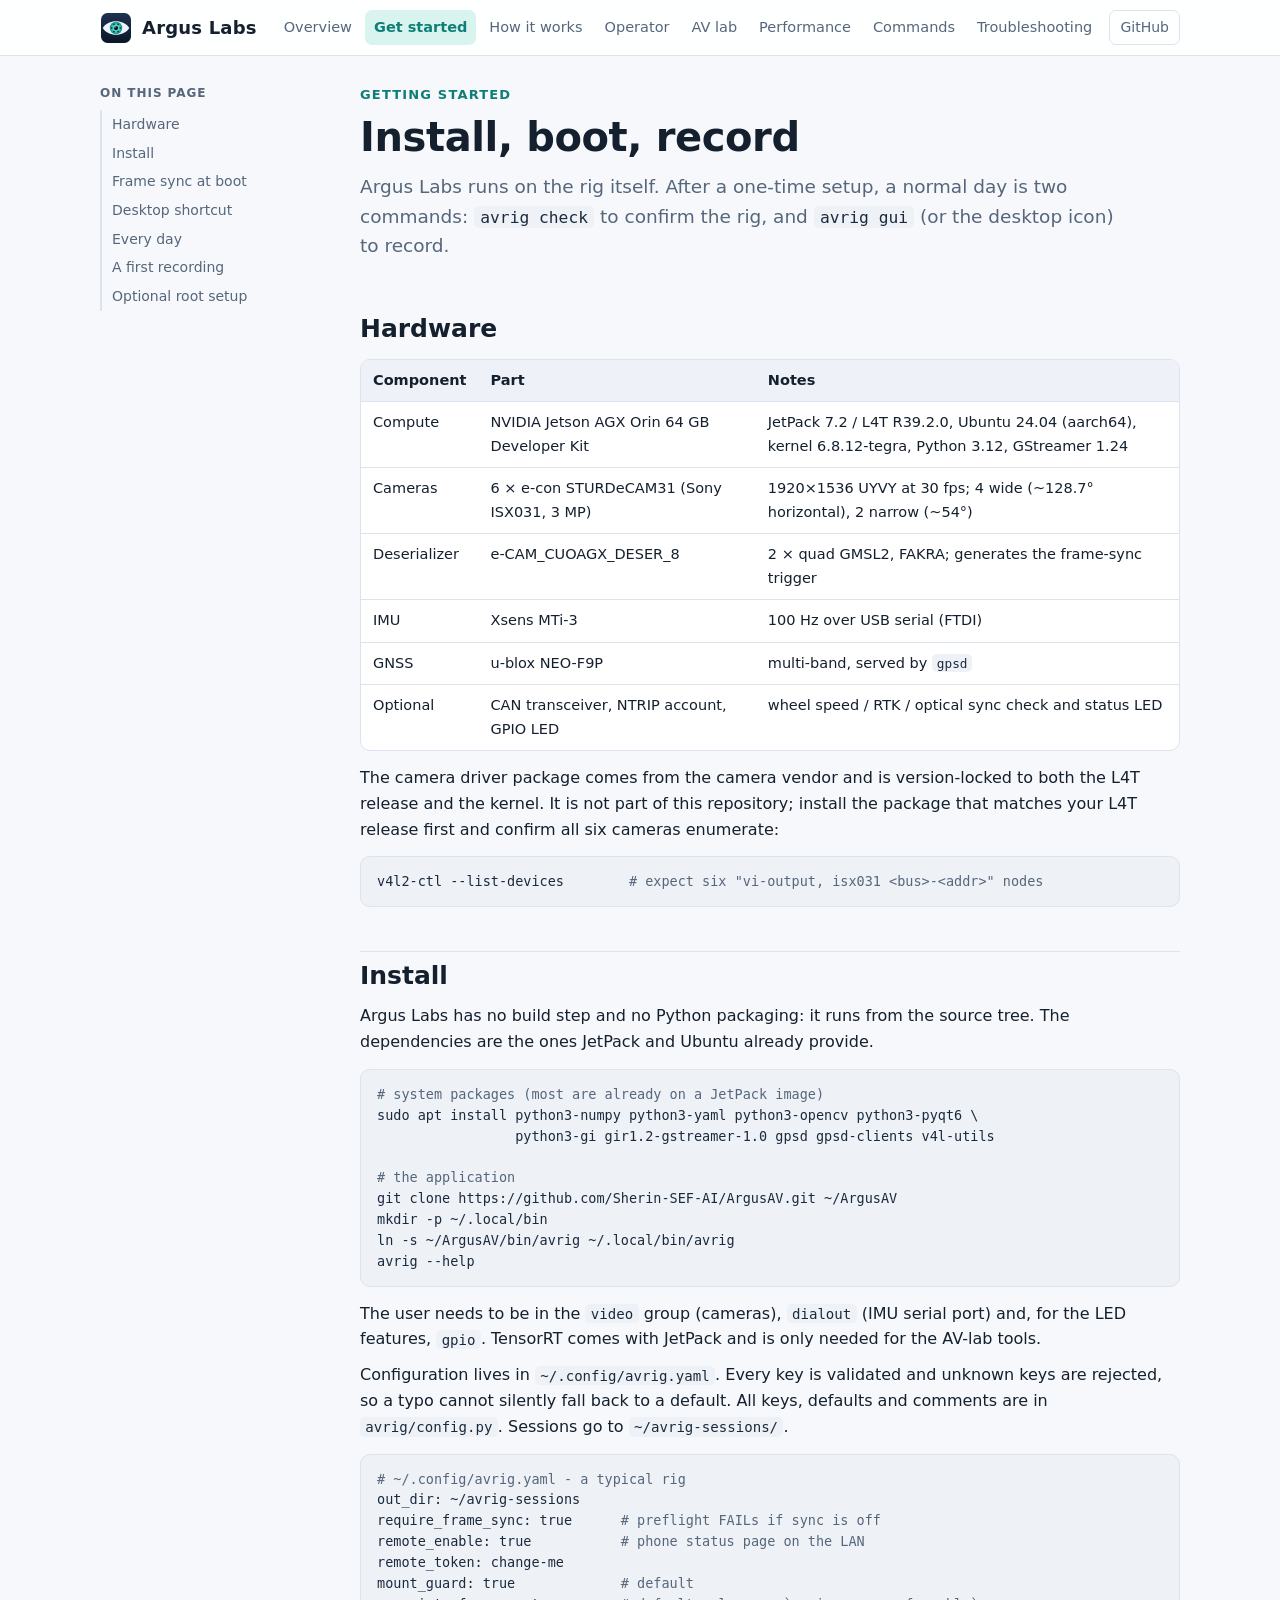
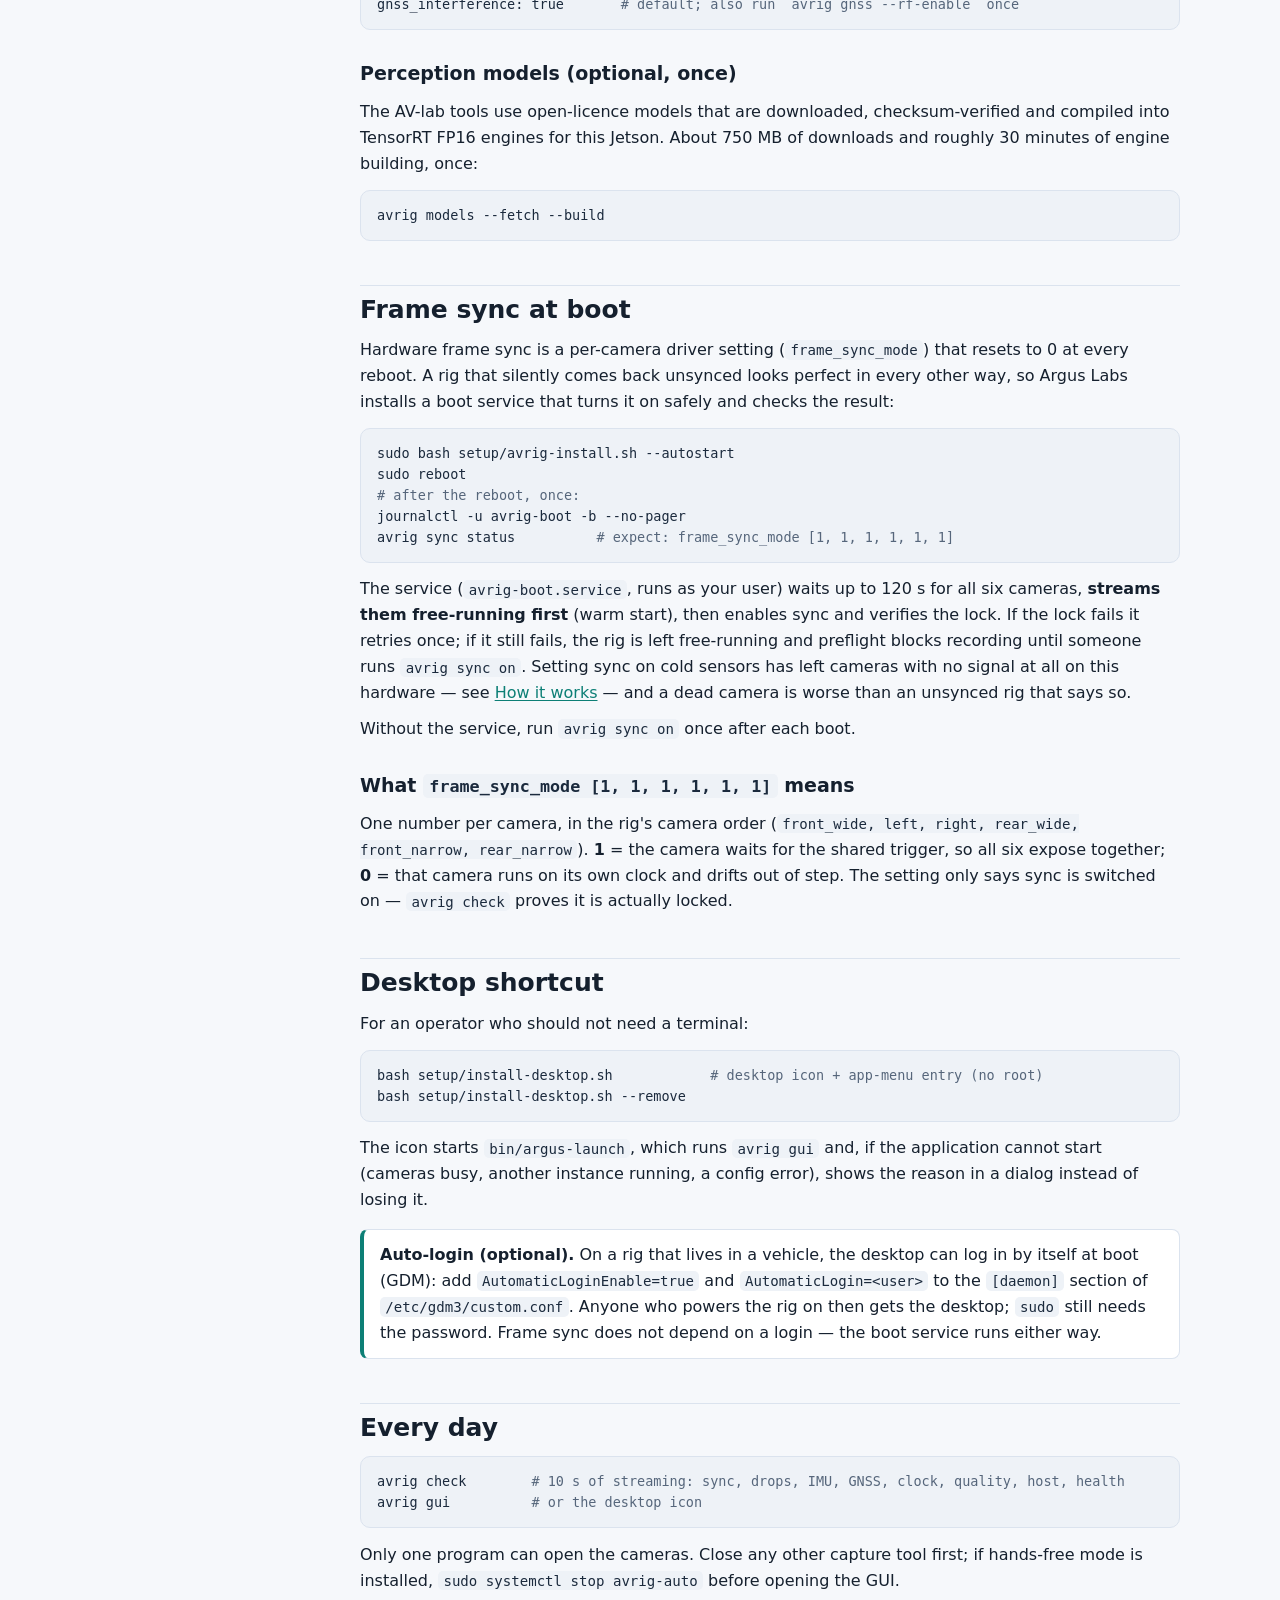
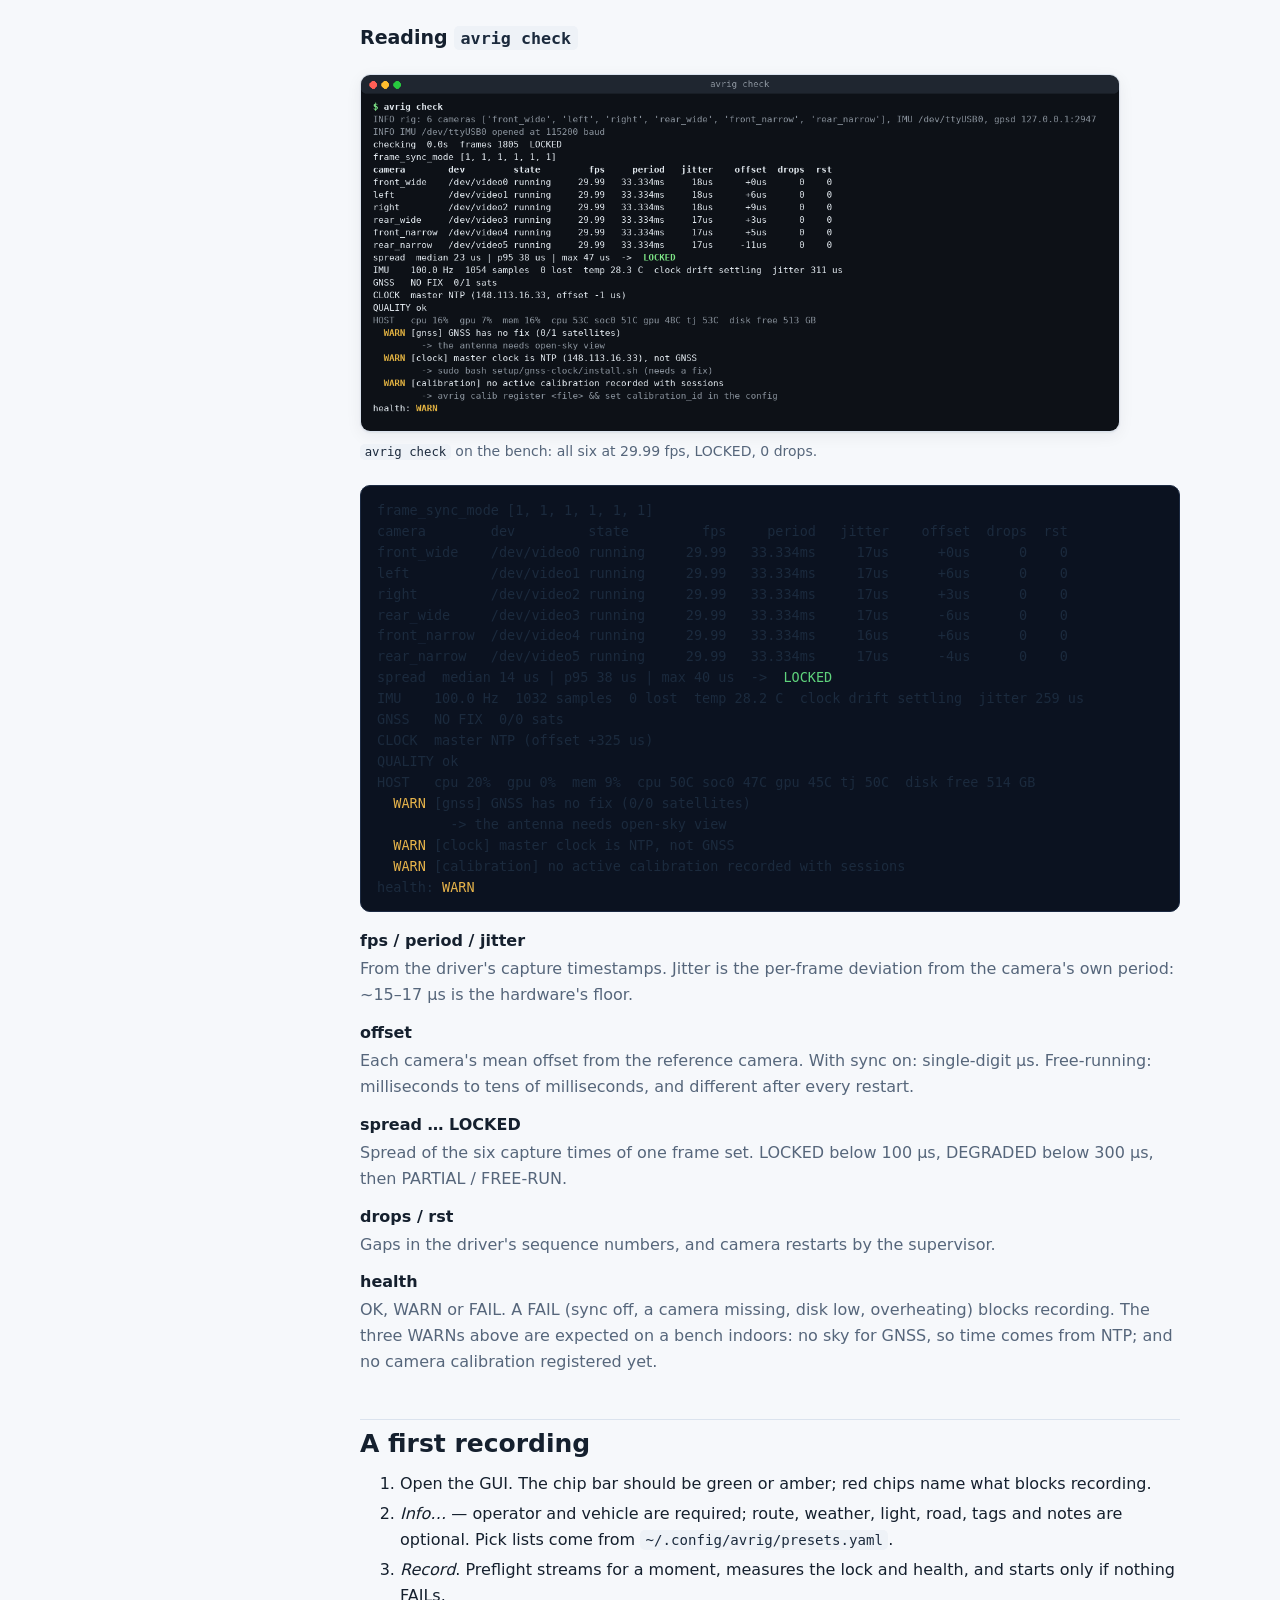
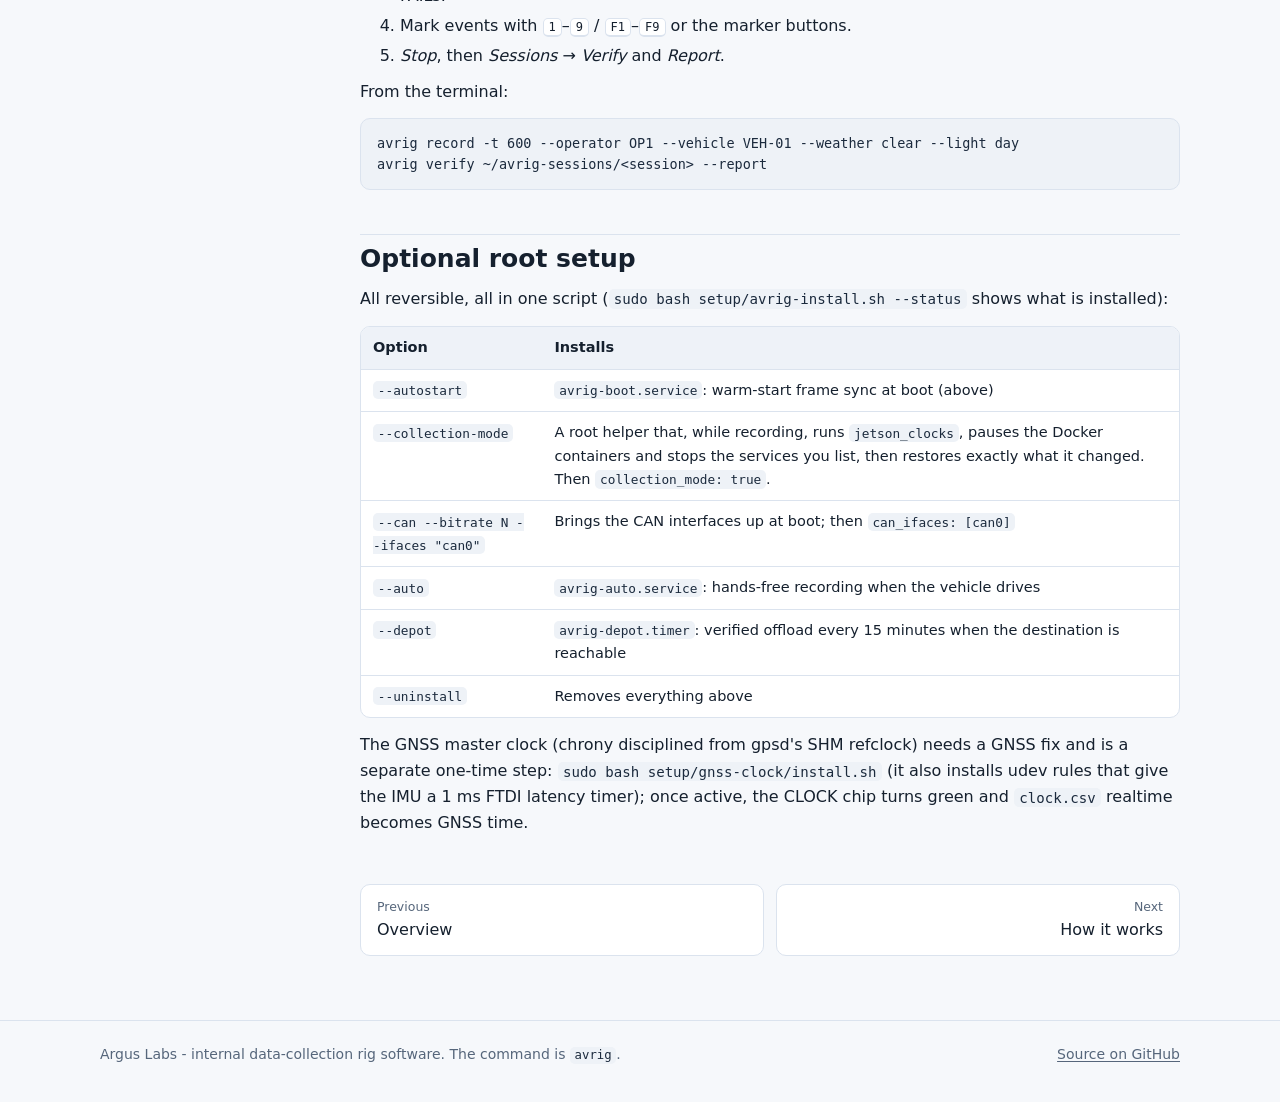
<file: docs/getting-started.html>
<!doctype html>
<html lang="en">
<head>
<meta charset="utf-8">
<meta name="viewport" content="width=device-width, initial-scale=1">
<title>Getting started - Argus Labs</title>
<meta name="description" content="Hardware, installation, frame sync at boot, the desktop shortcut and the daily commands.">
<meta name="color-scheme" content="light dark">
<link rel="icon" href="img/argus.svg" type="image/svg+xml">
<link rel="stylesheet" href="style.css">
</head>
<body>
<header class="top"><div class="top-inner">
<a class="brand" href="index.html"><img src="img/argus.svg" alt="" width="32" height="32">Argus Labs</a>
<nav class="site" aria-label="Documentation"><a href="index.html">Overview</a><a href="getting-started.html" aria-current="page">Get started</a><a href="how-it-works.html">How it works</a><a href="features.html">Operator</a><a href="lab.html">AV lab</a><a href="performance.html">Performance</a><a href="cli.html">Commands</a><a href="troubleshooting.html">Troubleshooting</a><a href="lessons.html">Eng. notes</a></nav>
<a class="gh" href="https://github.com/Sherin-SEF-AI/ArgusAV">GitHub</a>
</div></header>
<main><div class="doc"><aside class="toc"><b>On this page</b><a href="#hardware">Hardware</a><a href="#install">Install</a><a href="#frame-sync-at-boot">Frame sync at boot</a><a href="#desktop-shortcut">Desktop shortcut</a><a href="#every-day">Every day</a><a href="#a-first-recording">A first recording</a><a href="#optional-root-setup">Optional root setup</a></aside><article class="content"><div class="kicker">Getting started</div>
<h1>Install, boot, record</h1>
<p class="lead">Argus Labs runs on the rig itself. After a one-time setup, a normal day is two commands: <code>avrig check</code> to confirm the rig, and <code>avrig gui</code> (or the desktop icon) to record.</p>

<h2 id="hardware">Hardware</h2>
<div class="table"><table>
<tr><th>Component</th><th>Part</th><th>Notes</th></tr>
<tr><td>Compute</td><td>NVIDIA Jetson AGX Orin 64 GB Developer Kit</td><td>JetPack 7.2 / L4T R39.2.0, Ubuntu 24.04 (aarch64), kernel 6.8.12-tegra, Python 3.12, GStreamer 1.24</td></tr>
<tr><td>Cameras</td><td>6 × e-con STURDeCAM31 (Sony ISX031, 3 MP)</td><td>1920×1536 UYVY at 30 fps; 4 wide (~128.7° horizontal), 2 narrow (~54°)</td></tr>
<tr><td>Deserializer</td><td>e-CAM_CUOAGX_DESER_8</td><td>2 × quad GMSL2, FAKRA; generates the frame-sync trigger</td></tr>
<tr><td>IMU</td><td>Xsens MTi-3</td><td>100 Hz over USB serial (FTDI)</td></tr>
<tr><td>GNSS</td><td>u-blox NEO-F9P</td><td>multi-band, served by <code>gpsd</code></td></tr>
<tr><td>Optional</td><td>CAN transceiver, NTRIP account, GPIO LED</td><td>wheel speed / RTK / optical sync check and status LED</td></tr>
</table></div>
<p>The camera driver package comes from the camera vendor and is version-locked to both the L4T release and the kernel. It is not part of this repository; install the package that matches your L4T release first and confirm all six cameras enumerate:</p>
<pre><code>v4l2-ctl --list-devices        <span class="c"># expect six "vi-output, isx031 &lt;bus&gt;-&lt;addr&gt;" nodes</span></code></pre>

<h2 id="install">Install</h2>
<p>Argus Labs has no build step and no Python packaging: it runs from the source tree. The dependencies are the ones JetPack and Ubuntu already provide.</p>
<pre><code><span class="c"># system packages (most are already on a JetPack image)</span>
sudo apt install python3-numpy python3-yaml python3-opencv python3-pyqt6 \
                 python3-gi gir1.2-gstreamer-1.0 gpsd gpsd-clients v4l-utils

<span class="c"># the application</span>
git clone https://github.com/Sherin-SEF-AI/ArgusAV.git ~/ArgusAV
mkdir -p ~/.local/bin
ln -s ~/ArgusAV/bin/avrig ~/.local/bin/avrig
avrig --help</code></pre>
<p>The user needs to be in the <code>video</code> group (cameras), <code>dialout</code> (IMU serial port) and, for the LED features, <code>gpio</code>. TensorRT comes with JetPack and is only needed for the AV-lab tools.</p>
<p>Configuration lives in <code>~/.config/avrig.yaml</code>. Every key is validated and unknown keys are rejected, so a typo cannot silently fall back to a default. All keys, defaults and comments are in <code>avrig/config.py</code>. Sessions go to <code>~/avrig-sessions/</code>.</p>
<pre><code><span class="c"># ~/.config/avrig.yaml - a typical rig</span>
out_dir: ~/avrig-sessions
require_frame_sync: true      <span class="c"># preflight FAILs if sync is off</span>
remote_enable: true           <span class="c"># phone status page on the LAN</span>
remote_token: change-me
mount_guard: true             <span class="c"># default</span>
gnss_interference: true       <span class="c"># default; also run `avrig gnss --rf-enable` once</span></code></pre>

<h3>Perception models (optional, once)</h3>
<p>The AV-lab tools use open-licence models that are downloaded, checksum-verified and compiled into TensorRT FP16 engines for this Jetson. About 750 MB of downloads and roughly 30 minutes of engine building, once:</p>
<pre><code>avrig models --fetch --build</code></pre>

<h2 id="frame-sync-at-boot">Frame sync at boot</h2>
<p>Hardware frame sync is a per-camera driver setting (<code>frame_sync_mode</code>) that resets to 0 at every reboot. A rig that silently comes back unsynced looks perfect in every other way, so Argus Labs installs a boot service that turns it on safely and checks the result:</p>
<pre><code>sudo bash setup/avrig-install.sh --autostart
sudo reboot
<span class="c"># after the reboot, once:</span>
journalctl -u avrig-boot -b --no-pager
avrig sync status          <span class="c"># expect: frame_sync_mode [1, 1, 1, 1, 1, 1]</span></code></pre>
<p>The service (<code>avrig-boot.service</code>, runs as your user) waits up to 120 s for all six cameras, <strong>streams them free-running first</strong> (warm start), then enables sync and verifies the lock. If the lock fails it retries once; if it still fails, the rig is left free-running and preflight blocks recording until someone runs <code>avrig sync on</code>. Setting sync on cold sensors has left cameras with no signal at all on this hardware — see <a href="how-it-works.html#hardware-frame-sync">How it works</a> — and a dead camera is worse than an unsynced rig that says so.</p>
<p>Without the service, run <code>avrig sync on</code> once after each boot.</p>

<h3>What <code>frame_sync_mode [1, 1, 1, 1, 1, 1]</code> means</h3>
<p>One number per camera, in the rig's camera order (<code>front_wide, left, right, rear_wide, front_narrow, rear_narrow</code>). <strong>1</strong> = the camera waits for the shared trigger, so all six expose together; <strong>0</strong> = that camera runs on its own clock and drifts out of step. The setting only says sync is switched on — <code>avrig check</code> proves it is actually locked.</p>

<h2 id="desktop-shortcut">Desktop shortcut</h2>
<p>For an operator who should not need a terminal:</p>
<pre><code>bash setup/install-desktop.sh            <span class="c"># desktop icon + app-menu entry (no root)</span>
bash setup/install-desktop.sh --remove</code></pre>
<p>The icon starts <code>bin/argus-launch</code>, which runs <code>avrig gui</code> and, if the application cannot start (cameras busy, another instance running, a config error), shows the reason in a dialog instead of losing it.</p>
<div class="note"><p><strong>Auto-login (optional).</strong> On a rig that lives in a vehicle, the desktop can log in by itself at boot (GDM): add <code>AutomaticLoginEnable=true</code> and <code>AutomaticLogin=&lt;user&gt;</code> to the <code>[daemon]</code> section of <code>/etc/gdm3/custom.conf</code>. Anyone who powers the rig on then gets the desktop; <code>sudo</code> still needs the password. Frame sync does not depend on a login — the boot service runs either way.</p></div>

<h2 id="every-day">Every day</h2>
<pre><code>avrig check        <span class="c"># 10 s of streaming: sync, drops, IMU, GNSS, clock, quality, host, health</span>
avrig gui          <span class="c"># or the desktop icon</span></code></pre>
<p>Only one program can open the cameras. Close any other capture tool first; if hands-free mode is installed, <code>sudo systemctl stop avrig-auto</code> before opening the GUI.</p>

<h3>Reading <code>avrig check</code></h3>
<figure class="shot mid"><img src="img/check.png" alt="Terminal output of avrig check" loading="lazy" onerror="this.parentNode.remove()"><figcaption><code>avrig check</code> on the bench: all six at 29.99 fps, LOCKED, 0 drops.</figcaption></figure>
<pre class="term"><code>frame_sync_mode [1, 1, 1, 1, 1, 1]
camera        dev         state         fps     period   jitter    offset  drops  rst
front_wide    /dev/video0 running     29.99   33.334ms     17us      +0us      0    0
left          /dev/video1 running     29.99   33.334ms     17us      +6us      0    0
right         /dev/video2 running     29.99   33.334ms     17us      +3us      0    0
rear_wide     /dev/video3 running     29.99   33.334ms     17us      -6us      0    0
front_narrow  /dev/video4 running     29.99   33.334ms     16us      +6us      0    0
rear_narrow   /dev/video5 running     29.99   33.334ms     17us      -4us      0    0
spread  median 14 us | p95 38 us | max 40 us  -&gt;  <span class="ok">LOCKED</span>
IMU    100.0 Hz  1032 samples  0 lost  temp 28.2 C  clock drift settling  jitter 259 us
GNSS   NO FIX  0/0 sats
CLOCK  master NTP (offset +325 us)
QUALITY ok
HOST   cpu 20%  gpu 0%  mem 9%  cpu 50C soc0 47C gpu 45C tj 50C  disk free 514 GB
  <span class="warn">WARN</span> [gnss] GNSS has no fix (0/0 satellites)
         -&gt; the antenna needs open-sky view
  <span class="warn">WARN</span> [clock] master clock is NTP, not GNSS
  <span class="warn">WARN</span> [calibration] no active calibration recorded with sessions
health: <span class="warn">WARN</span></code></pre>
<dl class="defs">
  <dt>fps / period / jitter</dt><dd>From the driver's capture timestamps. Jitter is the per-frame deviation from the camera's own period: ~15–17 µs is the hardware's floor.</dd>
  <dt>offset</dt><dd>Each camera's mean offset from the reference camera. With sync on: single-digit µs. Free-running: milliseconds to tens of milliseconds, and different after every restart.</dd>
  <dt>spread … LOCKED</dt><dd>Spread of the six capture times of one frame set. LOCKED below 100 µs, DEGRADED below 300 µs, then PARTIAL / FREE-RUN.</dd>
  <dt>drops / rst</dt><dd>Gaps in the driver's sequence numbers, and camera restarts by the supervisor.</dd>
  <dt>health</dt><dd>OK, WARN or FAIL. A FAIL (sync off, a camera missing, disk low, overheating) blocks recording. The three WARNs above are expected on a bench indoors: no sky for GNSS, so time comes from NTP; and no camera calibration registered yet.</dd>
</dl>

<h2 id="a-first-recording">A first recording</h2>
<ol>
  <li>Open the GUI. The chip bar should be green or amber; red chips name what blocks recording.</li>
  <li><em>Info…</em> — operator and vehicle are required; route, weather, light, road, tags and notes are optional. Pick lists come from <code>~/.config/avrig/presets.yaml</code>.</li>
  <li><em>Record</em>. Preflight streams for a moment, measures the lock and health, and starts only if nothing FAILs.</li>
  <li>Mark events with <kbd>1</kbd>–<kbd>9</kbd> / <kbd>F1</kbd>–<kbd>F9</kbd> or the marker buttons.</li>
  <li><em>Stop</em>, then <em>Sessions</em> → <em>Verify</em> and <em>Report</em>.</li>
</ol>
<p>From the terminal:</p>
<pre><code>avrig record -t 600 --operator OP1 --vehicle VEH-01 --weather clear --light day
avrig verify ~/avrig-sessions/&lt;session&gt; --report</code></pre>

<h2 id="optional-root-setup">Optional root setup</h2>
<p>All reversible, all in one script (<code>sudo bash setup/avrig-install.sh --status</code> shows what is installed):</p>
<div class="table"><table>
<tr><th>Option</th><th>Installs</th></tr>
<tr><td><code>--autostart</code></td><td><code>avrig-boot.service</code>: warm-start frame sync at boot (above)</td></tr>
<tr><td><code>--collection-mode</code></td><td>A root helper that, while recording, runs <code>jetson_clocks</code>, pauses the Docker containers and stops the services you list, then restores exactly what it changed. Then <code>collection_mode: true</code>.</td></tr>
<tr><td><code>--can --bitrate N --ifaces "can0"</code></td><td>Brings the CAN interfaces up at boot; then <code>can_ifaces: [can0]</code></td></tr>
<tr><td><code>--auto</code></td><td><code>avrig-auto.service</code>: hands-free recording when the vehicle drives</td></tr>
<tr><td><code>--depot</code></td><td><code>avrig-depot.timer</code>: verified offload every 15 minutes when the destination is reachable</td></tr>
<tr><td><code>--uninstall</code></td><td>Removes everything above</td></tr>
</table></div>
<p>The GNSS master clock (chrony disciplined from gpsd's SHM refclock) needs a GNSS fix and is a separate one-time step: <code>sudo bash setup/gnss-clock/install.sh</code> (it also installs udev rules that give the IMU a 1 ms FTDI latency timer); once active, the CLOCK chip turns green and <code>clock.csv</code> realtime becomes GNSS time.</p>
<div class="pager"><a href="index.html"><small>Previous</small>Overview</a><a class="next" href="how-it-works.html"><small>Next</small>How it works</a></div></article></div></main>
<footer><div class="inner">
<span>Argus Labs - internal data-collection rig software. The command is <code>avrig</code>.</span>
<span><a href="https://github.com/Sherin-SEF-AI/ArgusAV">Source on GitHub</a></span>
</div></footer>
</body>
</html>
</file>
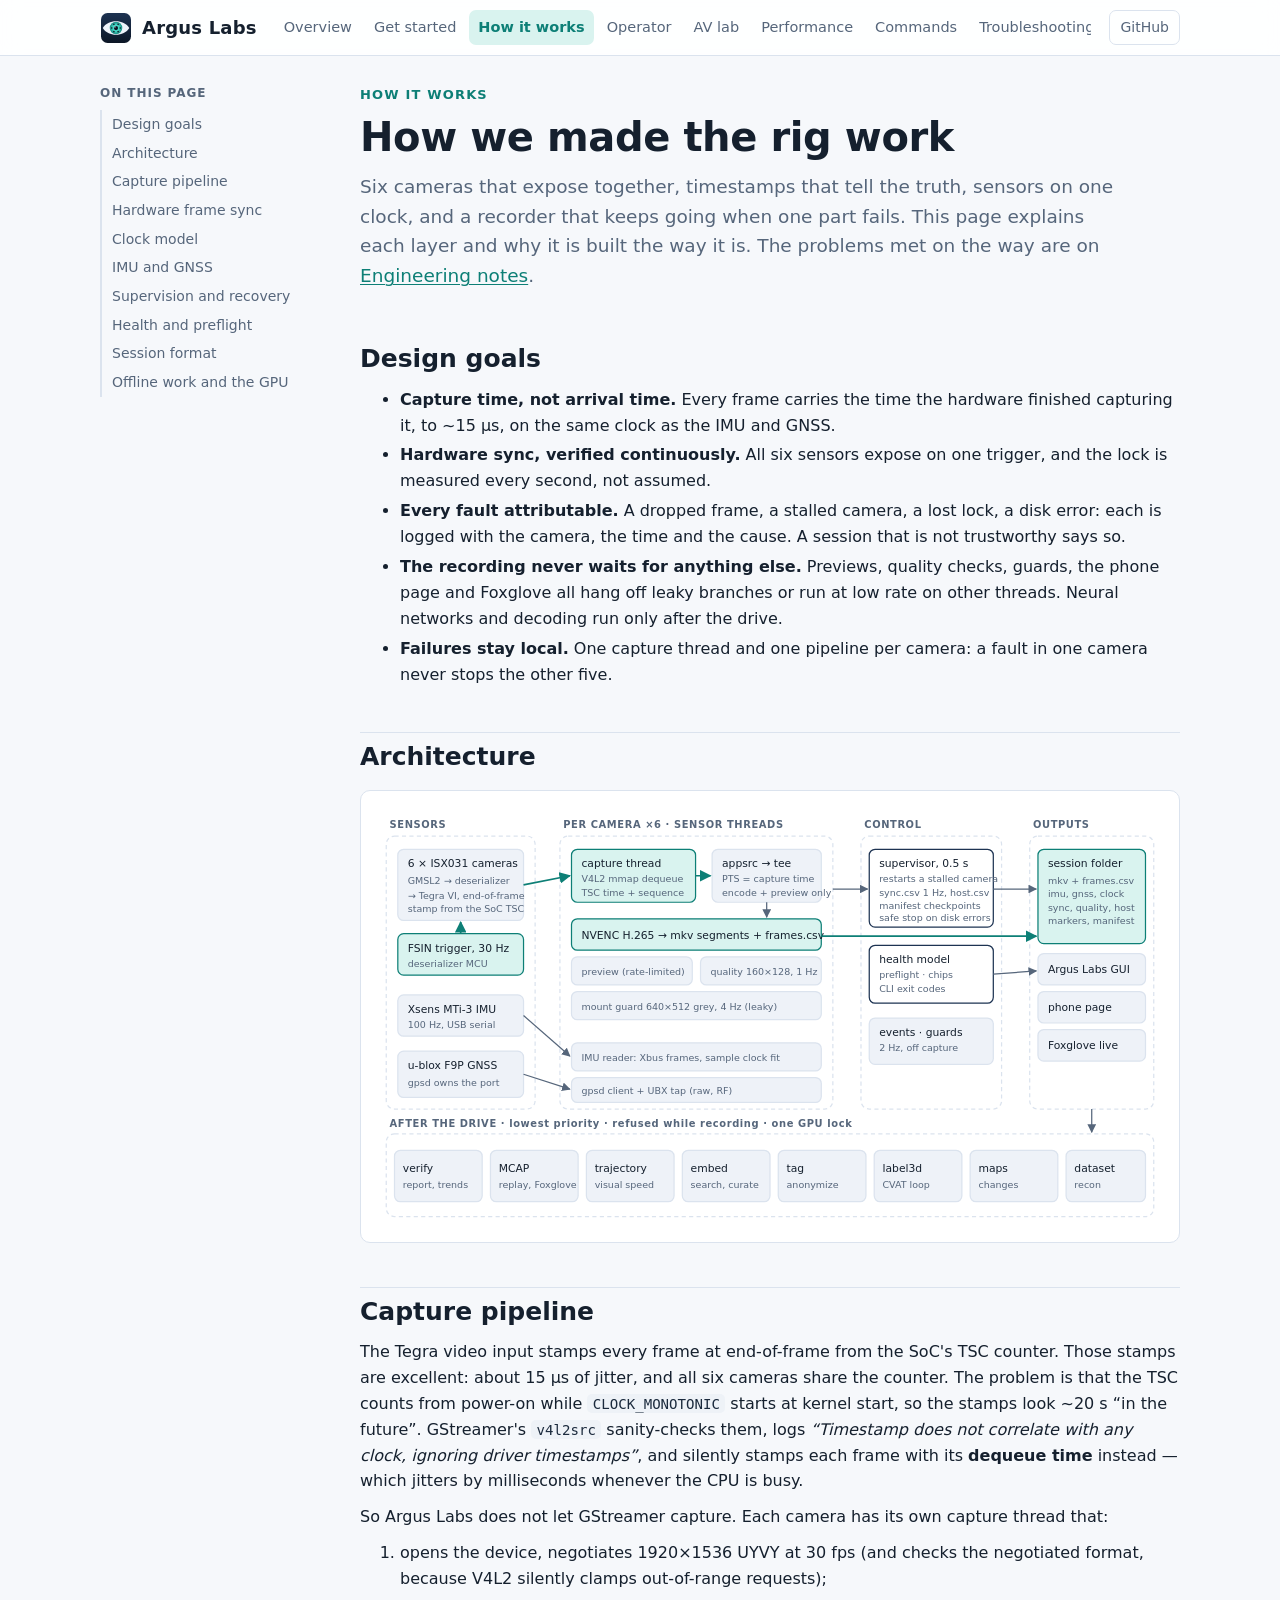
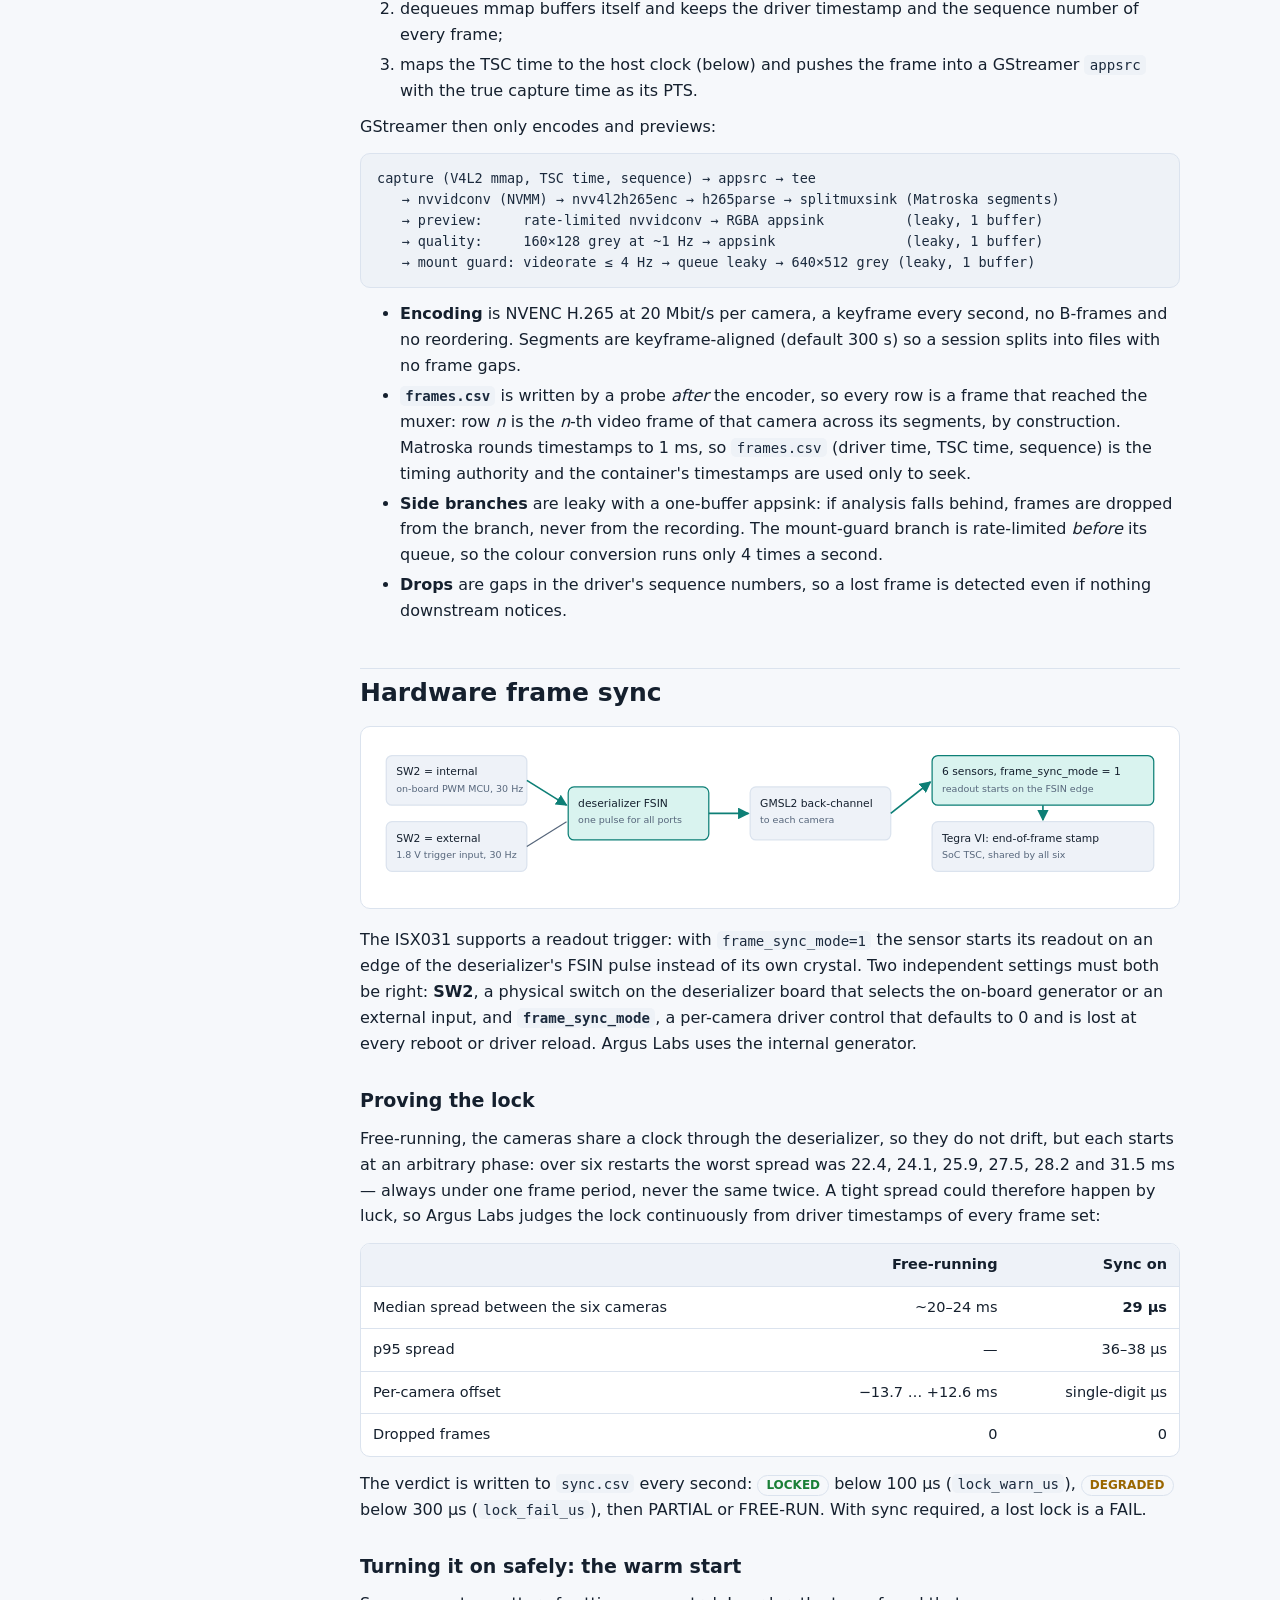
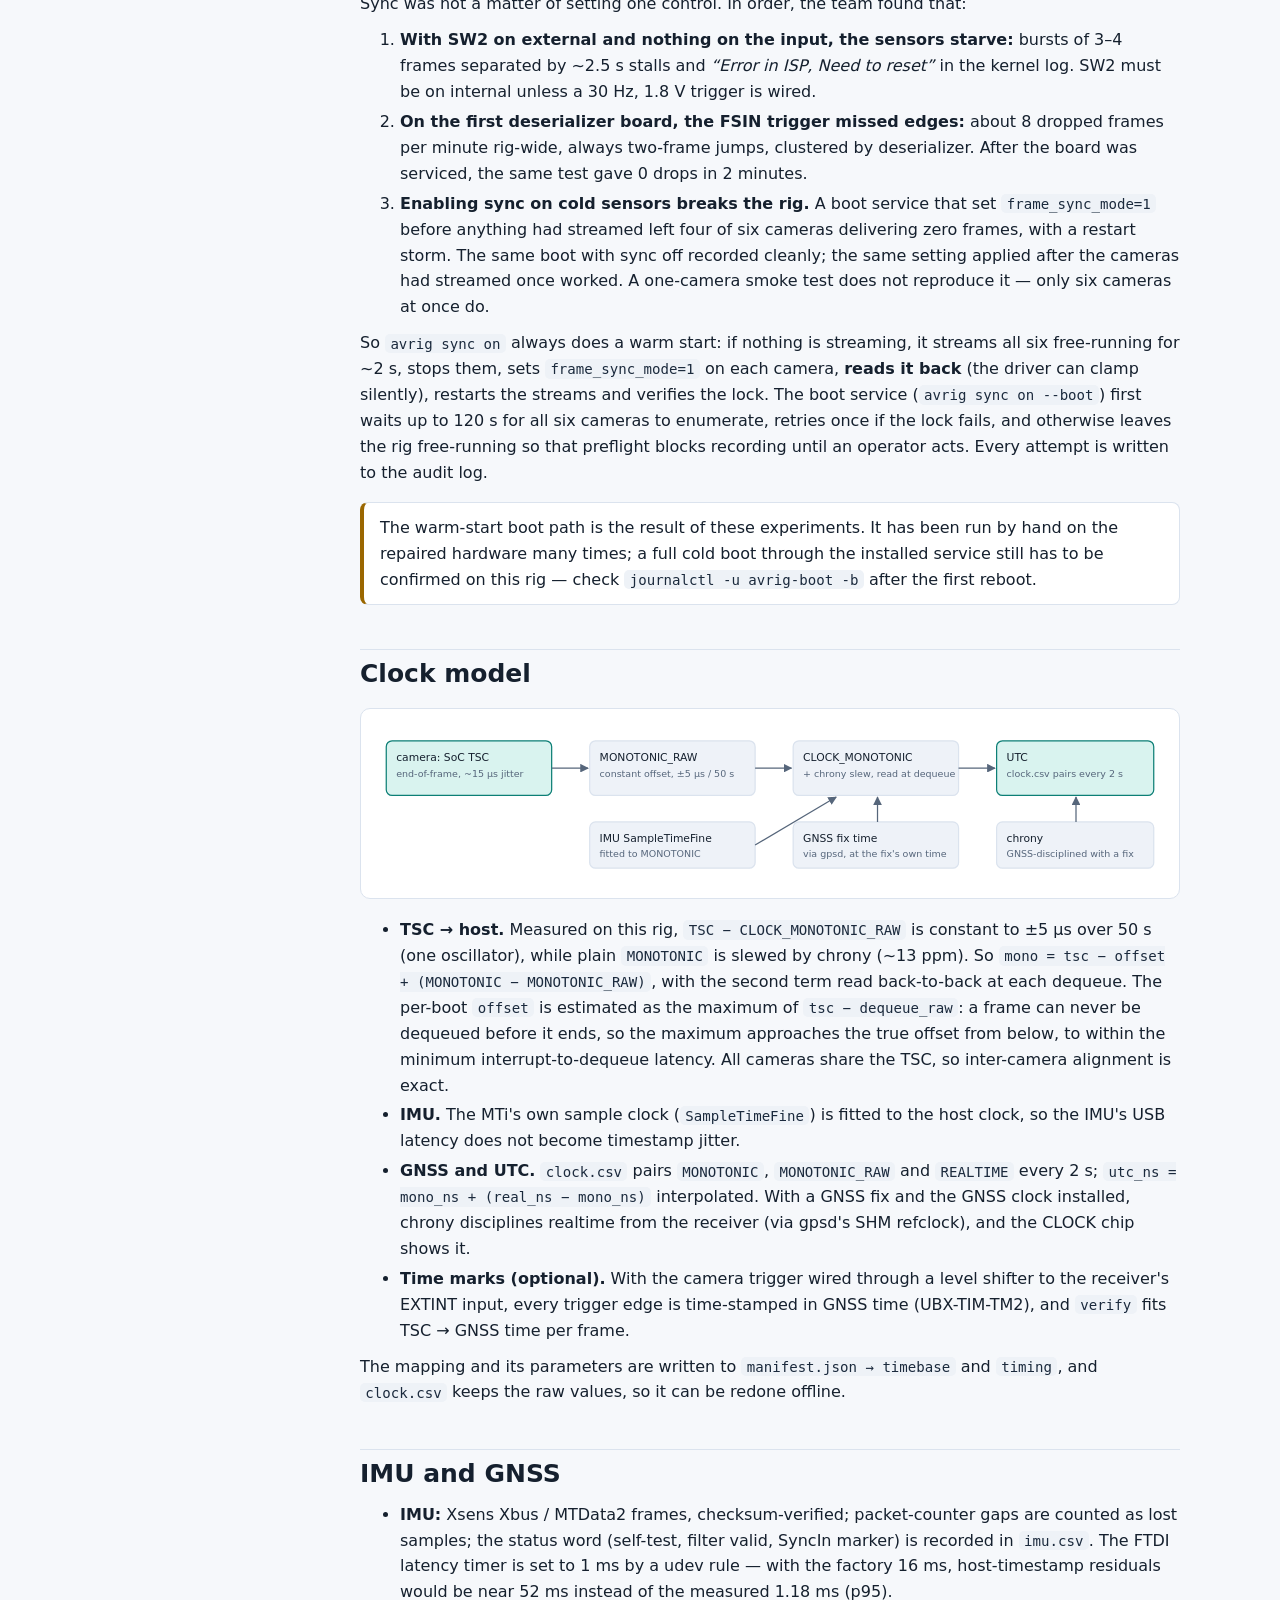
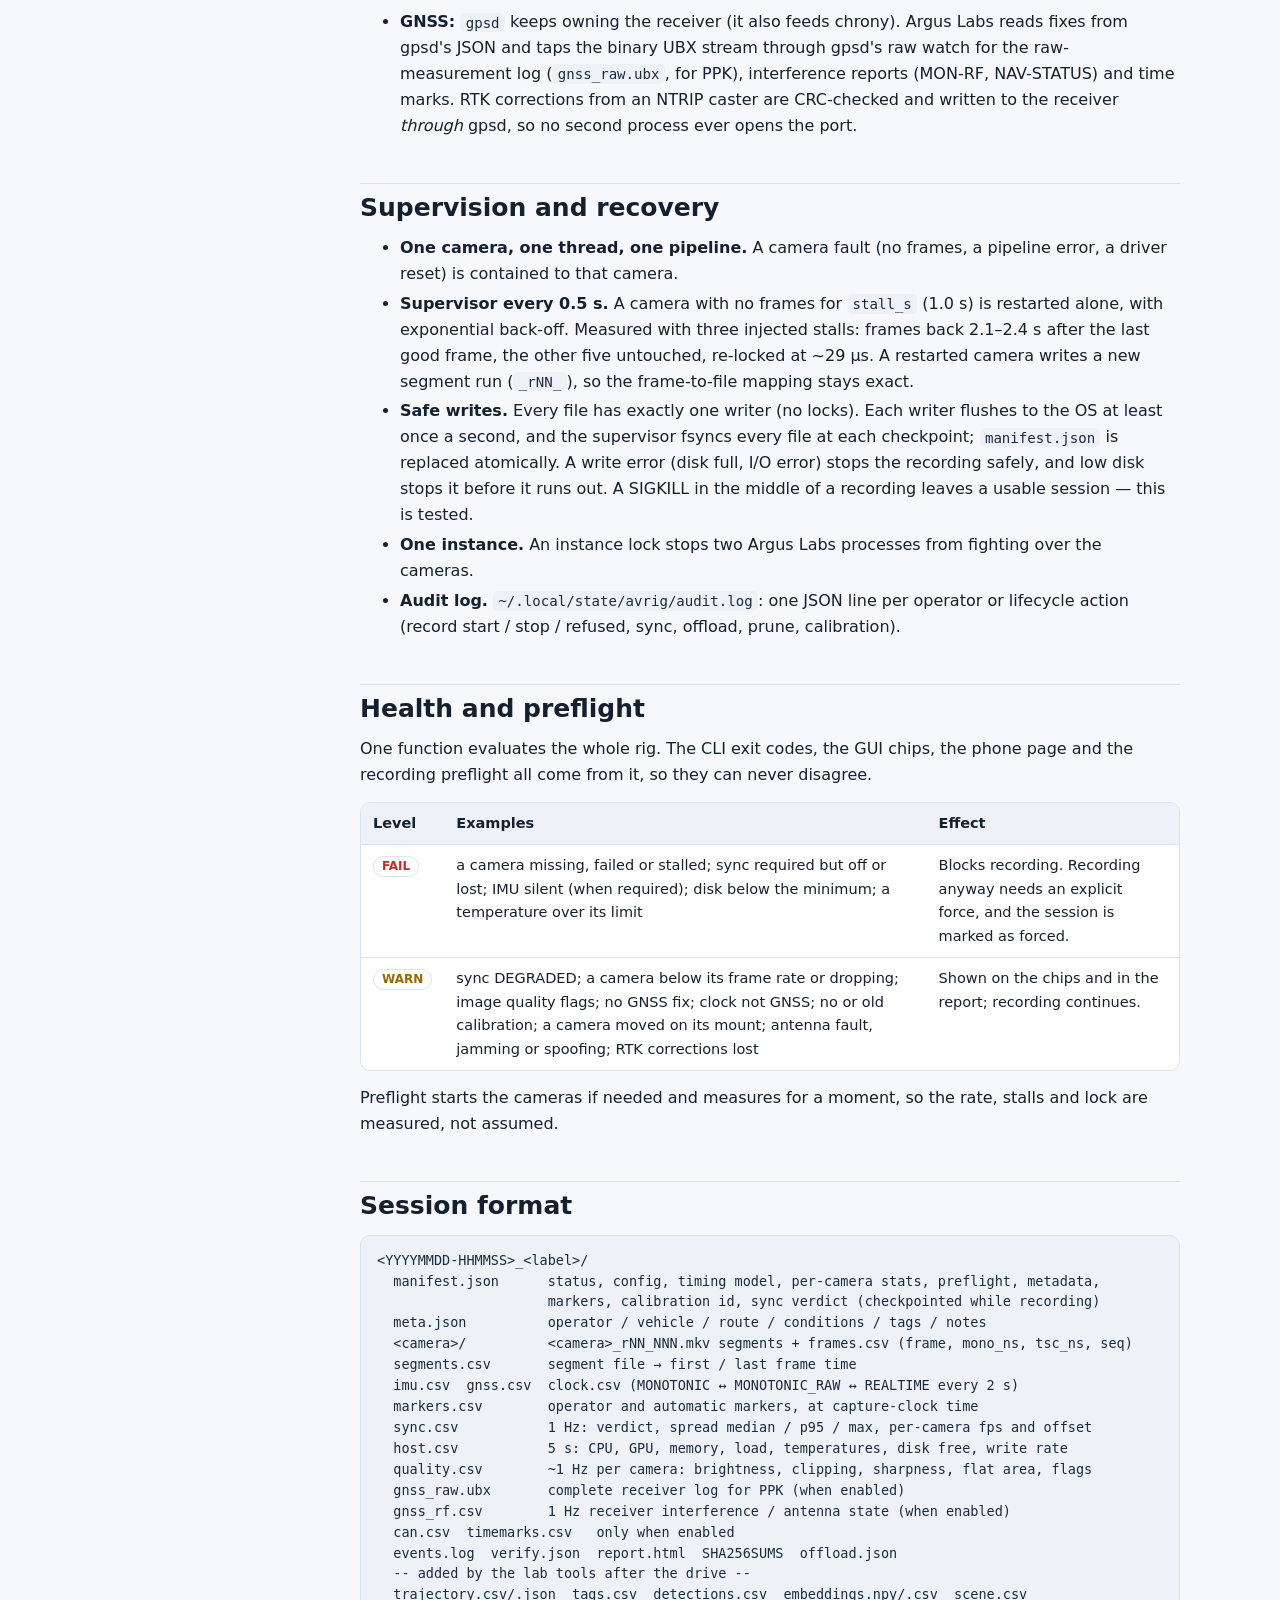
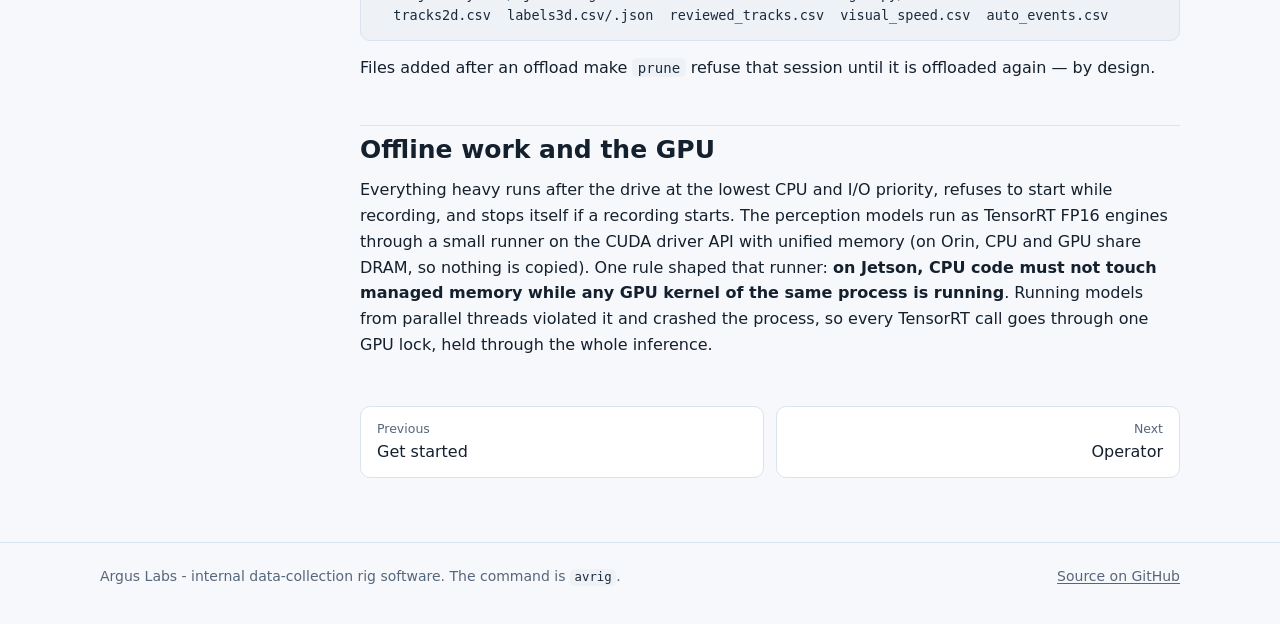
<file: docs/how-it-works.html>
<!doctype html>
<html lang="en">
<head>
<meta charset="utf-8">
<meta name="viewport" content="width=device-width, initial-scale=1">
<title>How it works - Argus Labs</title>
<meta name="description" content="Capture pipeline, driver timestamps, hardware frame sync, the clock model, supervision, health and the session format.">
<meta name="color-scheme" content="light dark">
<link rel="icon" href="img/argus.svg" type="image/svg+xml">
<link rel="stylesheet" href="style.css">
</head>
<body>
<header class="top"><div class="top-inner">
<a class="brand" href="index.html"><img src="img/argus.svg" alt="" width="32" height="32">Argus Labs</a>
<nav class="site" aria-label="Documentation"><a href="index.html">Overview</a><a href="getting-started.html">Get started</a><a href="how-it-works.html" aria-current="page">How it works</a><a href="features.html">Operator</a><a href="lab.html">AV lab</a><a href="performance.html">Performance</a><a href="cli.html">Commands</a><a href="troubleshooting.html">Troubleshooting</a><a href="lessons.html">Eng. notes</a></nav>
<a class="gh" href="https://github.com/Sherin-SEF-AI/ArgusAV">GitHub</a>
</div></header>
<main><div class="doc"><aside class="toc"><b>On this page</b><a href="#design-goals">Design goals</a><a href="#architecture">Architecture</a><a href="#capture-pipeline">Capture pipeline</a><a href="#hardware-frame-sync">Hardware frame sync</a><a href="#clock-model">Clock model</a><a href="#imu-and-gnss">IMU and GNSS</a><a href="#supervision-and-recovery">Supervision and recovery</a><a href="#health-and-preflight">Health and preflight</a><a href="#session-format">Session format</a><a href="#offline-work">Offline work and the GPU</a></aside><article class="content"><div class="kicker">How it works</div>
<h1>How we made the rig work</h1>
<p class="lead">Six cameras that expose together, timestamps that tell the truth, sensors on one clock, and a recorder that keeps going when one part fails. This page explains each layer and why it is built the way it is. The problems met on the way are on <a href="lessons.html">Engineering notes</a>.</p>

<h2 id="design-goals">Design goals</h2>
<ul>
  <li><strong>Capture time, not arrival time.</strong> Every frame carries the time the hardware finished capturing it, to ~15 µs, on the same clock as the IMU and GNSS.</li>
  <li><strong>Hardware sync, verified continuously.</strong> All six sensors expose on one trigger, and the lock is measured every second, not assumed.</li>
  <li><strong>Every fault attributable.</strong> A dropped frame, a stalled camera, a lost lock, a disk error: each is logged with the camera, the time and the cause. A session that is not trustworthy says so.</li>
  <li><strong>The recording never waits for anything else.</strong> Previews, quality checks, guards, the phone page and Foxglove all hang off leaky branches or run at low rate on other threads. Neural networks and decoding run only after the drive.</li>
  <li><strong>Failures stay local.</strong> One capture thread and one pipeline per camera: a fault in one camera never stops the other five.</li>
</ul>

<h2 id="architecture">Architecture</h2>
<div class="diagram"><svg class="dg" viewBox="0 0 960 516" role="img" aria-labelledby="arch-t">
<title id="arch-t">Argus Labs architecture: sensors, per-camera capture, control, outputs and offline tools</title>
<defs>
  <marker id="a1" viewBox="0 0 10 10" refX="9" refY="5" markerWidth="7" markerHeight="7" orient="auto-start-reverse"><path class="ar" d="M0,0 L10,5 L0,10 z"/></marker>
  <marker id="a2" viewBox="0 0 10 10" refX="9" refY="5" markerWidth="7" markerHeight="7" orient="auto-start-reverse"><path class="ar hi" d="M0,0 L10,5 L0,10 z"/></marker>
</defs>
<text class="h" x="20" y="30">SENSORS</text>
<rect class="grp" x="16" y="40" width="180" height="330" rx="10"/>
<rect class="bx" x="30" y="56" width="152" height="86" rx="7"/>
<text x="42" y="78">6 × ISX031 cameras</text><text class="s" x="42" y="98">GMSL2 → deserializer</text><text class="s" x="42" y="116">→ Tegra VI, end-of-frame</text><text class="s" x="42" y="132">stamp from the SoC TSC</text>
<rect class="bx hi" x="30" y="158" width="152" height="50" rx="7"/>
<text x="42" y="180">FSIN trigger, 30 Hz</text><text class="s" x="42" y="198">deserializer MCU</text>
<path class="ln hi" d="M106,158 L106,144" marker-end="url(#a2)"/>
<rect class="bx" x="30" y="232" width="152" height="50" rx="7"/>
<text x="42" y="254">Xsens MTi-3 IMU</text><text class="s" x="42" y="272">100 Hz, USB serial</text>
<rect class="bx" x="30" y="300" width="152" height="56" rx="7"/>
<text x="42" y="322">u-blox F9P GNSS</text><text class="s" x="42" y="342">gpsd owns the port</text>

<text class="h" x="230" y="30">PER CAMERA ×6 · SENSOR THREADS</text>
<rect class="grp" x="226" y="40" width="330" height="330" rx="10"/>
<rect class="bx hi" x="240" y="56" width="150" height="64" rx="7"/>
<text x="252" y="78">capture thread</text><text class="s" x="252" y="96">V4L2 mmap dequeue</text><text class="s" x="252" y="112">TSC time + sequence</text>
<rect class="bx" x="410" y="56" width="132" height="64" rx="7"/>
<text x="422" y="78">appsrc → tee</text><text class="s" x="422" y="96">PTS = capture time</text><text class="s" x="422" y="112">encode + preview only</text>
<path class="ln hi" d="M390,88 L408,88" marker-end="url(#a2)"/>
<path class="ln" d="M476,120 L476,138" marker-end="url(#a1)"/>
<rect class="bx hi" x="240" y="140" width="302" height="38" rx="7"/>
<text x="252" y="164">NVENC H.265 → mkv segments + frames.csv</text>
<rect class="bx" x="240" y="186" width="146" height="34" rx="7"/>
<text class="s" x="252" y="208">preview (rate-limited)</text>
<rect class="bx" x="396" y="186" width="146" height="34" rx="7"/>
<text class="s" x="408" y="208">quality 160×128, 1 Hz</text>
<rect class="bx" x="240" y="228" width="302" height="34" rx="7"/>
<text class="s" x="252" y="250">mount guard 640×512 grey, 4 Hz (leaky)</text>
<rect class="bx" x="240" y="290" width="302" height="34" rx="7"/>
<text class="s" x="252" y="312">IMU reader: Xbus frames, sample clock fit</text>
<rect class="bx" x="240" y="332" width="302" height="30" rx="7"/>
<text class="s" x="252" y="352">gpsd client + UBX tap (raw, RF)</text>
<path class="ln hi" d="M182,99 L238,88" marker-end="url(#a2)"/>
<path class="ln" d="M182,257 L238,306" marker-end="url(#a1)"/>
<path class="ln" d="M182,328 L238,346" marker-end="url(#a1)"/>

<text class="h" x="594" y="30">CONTROL</text>
<rect class="grp" x="590" y="40" width="170" height="330" rx="10"/>
<rect class="bx nv" x="600" y="56" width="150" height="94" rx="7"/>
<text x="612" y="78">supervisor, 0.5 s</text><text class="s" x="612" y="96">restarts a stalled camera</text><text class="s" x="612" y="112">sync.csv 1 Hz, host.csv</text><text class="s" x="612" y="128">manifest checkpoints</text><text class="s" x="612" y="143">safe stop on disk errors</text>
<rect class="bx nv" x="600" y="172" width="150" height="70" rx="7"/>
<text x="612" y="194">health model</text><text class="s" x="612" y="212">preflight · chips</text><text class="s" x="612" y="228">CLI exit codes</text>
<rect class="bx" x="600" y="260" width="150" height="56" rx="7"/>
<text x="612" y="282">events · guards</text><text class="s" x="612" y="300">2 Hz, off capture</text>
<path class="ln" d="M556,104 L598,104" marker-end="url(#a1)"/>

<text class="h" x="798" y="30">OUTPUTS</text>
<rect class="grp" x="794" y="40" width="150" height="330" rx="10"/>
<rect class="bx hi" x="804" y="56" width="130" height="114" rx="7"/>
<text x="816" y="78">session folder</text><text class="s" x="816" y="98">mkv + frames.csv</text><text class="s" x="816" y="114">imu, gnss, clock</text><text class="s" x="816" y="130">sync, quality, host</text><text class="s" x="816" y="146">markers, manifest</text>
<rect class="bx" x="804" y="182" width="130" height="38" rx="7"/><text x="816" y="206">Argus Labs GUI</text>
<rect class="bx" x="804" y="228" width="130" height="38" rx="7"/><text x="816" y="252">phone page</text>
<rect class="bx" x="804" y="274" width="130" height="38" rx="7"/><text x="816" y="298">Foxglove live</text>
<path class="ln hi" d="M542,161 L802,161" marker-end="url(#a2)"/>
<path class="ln" d="M750,104 L802,104" marker-end="url(#a1)"/>
<path class="ln" d="M750,207 L802,203" marker-end="url(#a1)"/>
<path class="ln" d="M869,370 L869,398" marker-end="url(#a1)"/>

<text class="h" x="20" y="392">AFTER THE DRIVE · lowest priority · refused while recording · one GPU lock</text>
<rect class="grp" x="16" y="400" width="928" height="100" rx="10"/>
<rect class="bx" x="26" y="420" width="106" height="62" rx="7"/><text x="36" y="446">verify</text><text class="s" x="36" y="466">report, trends</text>
<rect class="bx" x="142" y="420" width="106" height="62" rx="7"/><text x="152" y="446">MCAP</text><text class="s" x="152" y="466">replay, Foxglove</text>
<rect class="bx" x="258" y="420" width="106" height="62" rx="7"/><text x="268" y="446">trajectory</text><text class="s" x="268" y="466">visual speed</text>
<rect class="bx" x="374" y="420" width="106" height="62" rx="7"/><text x="384" y="446">embed</text><text class="s" x="384" y="466">search, curate</text>
<rect class="bx" x="490" y="420" width="106" height="62" rx="7"/><text x="500" y="446">tag</text><text class="s" x="500" y="466">anonymize</text>
<rect class="bx" x="606" y="420" width="106" height="62" rx="7"/><text x="616" y="446">label3d</text><text class="s" x="616" y="466">CVAT loop</text>
<rect class="bx" x="722" y="420" width="106" height="62" rx="7"/><text x="732" y="446">maps</text><text class="s" x="732" y="466">changes</text>
<rect class="bx" x="838" y="420" width="96" height="62" rx="7"/><text x="848" y="446">dataset</text><text class="s" x="848" y="466">recon</text>
</svg></div>

<h2 id="capture-pipeline">Capture pipeline</h2>
<p>The Tegra video input stamps every frame at end-of-frame from the SoC's TSC counter. Those stamps are excellent: about 15 µs of jitter, and all six cameras share the counter. The problem is that the TSC counts from power-on while <code>CLOCK_MONOTONIC</code> starts at kernel start, so the stamps look ~20 s “in the future”. GStreamer's <code>v4l2src</code> sanity-checks them, logs <em>“Timestamp does not correlate with any clock, ignoring driver timestamps”</em>, and silently stamps each frame with its <strong>dequeue time</strong> instead — which jitters by milliseconds whenever the CPU is busy.</p>
<p>So Argus Labs does not let GStreamer capture. Each camera has its own capture thread that:</p>
<ol>
  <li>opens the device, negotiates 1920×1536 UYVY at 30 fps (and checks the negotiated format, because V4L2 silently clamps out-of-range requests);</li>
  <li>dequeues mmap buffers itself and keeps the driver timestamp and the sequence number of every frame;</li>
  <li>maps the TSC time to the host clock (below) and pushes the frame into a GStreamer <code>appsrc</code> with the true capture time as its PTS.</li>
</ol>
<p>GStreamer then only encodes and previews:</p>
<pre><code>capture (V4L2 mmap, TSC time, sequence) → appsrc → tee
   → nvvidconv (NVMM) → nvv4l2h265enc → h265parse → splitmuxsink (Matroska segments)
   → preview:     rate-limited nvvidconv → RGBA appsink          (leaky, 1 buffer)
   → quality:     160×128 grey at ~1 Hz → appsink                (leaky, 1 buffer)
   → mount guard: videorate ≤ 4 Hz → queue leaky → 640×512 grey (leaky, 1 buffer)</code></pre>
<ul>
  <li><strong>Encoding</strong> is NVENC H.265 at 20 Mbit/s per camera, a keyframe every second, no B-frames and no reordering. Segments are keyframe-aligned (default 300 s) so a session splits into files with no frame gaps.</li>
  <li><strong><code>frames.csv</code></strong> is written by a probe <em>after</em> the encoder, so every row is a frame that reached the muxer: row <em>n</em> is the <em>n</em>-th video frame of that camera across its segments, by construction. Matroska rounds timestamps to 1 ms, so <code>frames.csv</code> (driver time, TSC time, sequence) is the timing authority and the container's timestamps are used only to seek.</li>
  <li><strong>Side branches</strong> are leaky with a one-buffer appsink: if analysis falls behind, frames are dropped from the branch, never from the recording. The mount-guard branch is rate-limited <em>before</em> its queue, so the colour conversion runs only 4 times a second.</li>
  <li><strong>Drops</strong> are gaps in the driver's sequence numbers, so a lost frame is detected even if nothing downstream notices.</li>
</ul>

<h2 id="hardware-frame-sync">Hardware frame sync</h2>
<div class="diagram"><svg class="dg" viewBox="0 0 960 190" role="img" aria-labelledby="fs-t">
<title id="fs-t">Frame sync: the deserializer's trigger reaches every sensor over the GMSL2 back-channel</title>
<defs><marker id="b1" viewBox="0 0 10 10" refX="9" refY="5" markerWidth="7" markerHeight="7" orient="auto"><path class="ar hi" d="M0,0 L10,5 L0,10 z"/></marker></defs>
<rect class="bx" x="16" y="20" width="170" height="60" rx="7"/><text x="28" y="44">SW2 = internal</text><text class="s" x="28" y="64">on-board PWM MCU, 30 Hz</text>
<rect class="bx" x="16" y="100" width="170" height="60" rx="7"/><text x="28" y="124">SW2 = external</text><text class="s" x="28" y="144">1.8 V trigger input, 30 Hz</text>
<rect class="bx hi" x="236" y="58" width="170" height="64" rx="7"/><text x="248" y="82">deserializer FSIN</text><text class="s" x="248" y="102">one pulse for all ports</text>
<rect class="bx" x="456" y="58" width="170" height="64" rx="7"/><text x="468" y="82">GMSL2 back-channel</text><text class="s" x="468" y="102">to each camera</text>
<rect class="bx hi" x="676" y="20" width="268" height="60" rx="7"/><text x="688" y="44">6 sensors, frame_sync_mode = 1</text><text class="s" x="688" y="64">readout starts on the FSIN edge</text>
<rect class="bx" x="676" y="100" width="268" height="60" rx="7"/><text x="688" y="124">Tegra VI: end-of-frame stamp</text><text class="s" x="688" y="144">SoC TSC, shared by all six</text>
<path class="ln hi" d="M186,50 L234,80" marker-end="url(#b1)"/><path class="ln" d="M186,130 L234,100"/>
<path class="ln hi" d="M406,90 L454,90" marker-end="url(#b1)"/>
<path class="ln hi" d="M626,90 L674,52" marker-end="url(#b1)"/>
<path class="ln hi" d="M810,80 L810,98" marker-end="url(#b1)"/>
</svg></div>
<p>The ISX031 supports a readout trigger: with <code>frame_sync_mode=1</code> the sensor starts its readout on an edge of the deserializer's FSIN pulse instead of its own crystal. Two independent settings must both be right: <strong>SW2</strong>, a physical switch on the deserializer board that selects the on-board generator or an external input, and <strong><code>frame_sync_mode</code></strong>, a per-camera driver control that defaults to 0 and is lost at every reboot or driver reload. Argus Labs uses the internal generator.</p>

<h3>Proving the lock</h3>
<p>Free-running, the cameras share a clock through the deserializer, so they do not drift, but each starts at an arbitrary phase: over six restarts the worst spread was 22.4, 24.1, 25.9, 27.5, 28.2 and 31.5 ms — always under one frame period, never the same twice. A tight spread could therefore happen by luck, so Argus Labs judges the lock continuously from driver timestamps of every frame set:</p>
<div class="table"><table>
<tr><th></th><th class="num">Free-running</th><th class="num">Sync on</th></tr>
<tr><td>Median spread between the six cameras</td><td class="num">~20–24 ms</td><td class="num"><strong>29 µs</strong></td></tr>
<tr><td>p95 spread</td><td class="num">—</td><td class="num">36–38 µs</td></tr>
<tr><td>Per-camera offset</td><td class="num">−13.7 … +12.6 ms</td><td class="num">single-digit µs</td></tr>
<tr><td>Dropped frames</td><td class="num">0</td><td class="num">0</td></tr>
</table></div>
<p>The verdict is written to <code>sync.csv</code> every second: <span class="pill ok">LOCKED</span> below 100 µs (<code>lock_warn_us</code>), <span class="pill warn">DEGRADED</span> below 300 µs (<code>lock_fail_us</code>), then PARTIAL or FREE-RUN. With sync required, a lost lock is a FAIL.</p>

<h3>Turning it on safely: the warm start</h3>
<p>Sync was not a matter of setting one control. In order, the team found that:</p>
<ol>
  <li><strong>With SW2 on external and nothing on the input, the sensors starve:</strong> bursts of 3–4 frames separated by ~2.5 s stalls and <em>“Error in ISP, Need to reset”</em> in the kernel log. SW2 must be on internal unless a 30 Hz, 1.8 V trigger is wired.</li>
  <li><strong>On the first deserializer board, the FSIN trigger missed edges:</strong> about 8 dropped frames per minute rig-wide, always two-frame jumps, clustered by deserializer. After the board was serviced, the same test gave 0 drops in 2 minutes.</li>
  <li><strong>Enabling sync on cold sensors breaks the rig.</strong> A boot service that set <code>frame_sync_mode=1</code> before anything had streamed left four of six cameras delivering zero frames, with a restart storm. The same boot with sync off recorded cleanly; the same setting applied after the cameras had streamed once worked. A one-camera smoke test does not reproduce it — only six cameras at once do.</li>
</ol>
<p>So <code>avrig sync on</code> always does a warm start: if nothing is streaming, it streams all six free-running for ~2 s, stops them, sets <code>frame_sync_mode=1</code> on each camera, <strong>reads it back</strong> (the driver can clamp silently), restarts the streams and verifies the lock. The boot service (<code>avrig sync on --boot</code>) first waits up to 120 s for all six cameras to enumerate, retries once if the lock fails, and otherwise leaves the rig free-running so that preflight blocks recording until an operator acts. Every attempt is written to the audit log.</p>
<div class="warnbox"><p>The warm-start boot path is the result of these experiments. It has been run by hand on the repaired hardware many times; a full cold boot through the installed service still has to be confirmed on this rig — check <code>journalctl -u avrig-boot -b</code> after the first reboot.</p></div>

<h2 id="clock-model">Clock model</h2>
<div class="diagram"><svg class="dg" viewBox="0 0 960 200" role="img" aria-labelledby="ck-t">
<title id="ck-t">Clock chain: TSC to MONOTONIC_RAW to MONOTONIC to UTC</title>
<defs><marker id="c1" viewBox="0 0 10 10" refX="9" refY="5" markerWidth="7" markerHeight="7" orient="auto"><path class="ar" d="M0,0 L10,5 L0,10 z"/></marker></defs>
<rect class="bx hi" x="16" y="24" width="200" height="66" rx="7"/><text x="28" y="48">camera: SoC TSC</text><text class="s" x="28" y="68">end-of-frame, ~15 µs jitter</text>
<rect class="bx" x="262" y="24" width="200" height="66" rx="7"/><text x="274" y="48">MONOTONIC_RAW</text><text class="s" x="274" y="68">constant offset, ±5 µs / 50 s</text>
<rect class="bx" x="508" y="24" width="200" height="66" rx="7"/><text x="520" y="48">CLOCK_MONOTONIC</text><text class="s" x="520" y="68">+ chrony slew, read at dequeue</text>
<rect class="bx hi" x="754" y="24" width="190" height="66" rx="7"/><text x="766" y="48">UTC</text><text class="s" x="766" y="68">clock.csv pairs every 2 s</text>
<path class="ln" d="M216,57 L260,57" marker-end="url(#c1)"/><path class="ln" d="M462,57 L506,57" marker-end="url(#c1)"/><path class="ln" d="M708,57 L752,57" marker-end="url(#c1)"/>
<rect class="bx" x="262" y="122" width="200" height="56" rx="7"/><text x="274" y="146">IMU SampleTimeFine</text><text class="s" x="274" y="164">fitted to MONOTONIC</text>
<rect class="bx" x="508" y="122" width="200" height="56" rx="7"/><text x="520" y="146">GNSS fix time</text><text class="s" x="520" y="164">via gpsd, at the fix's own time</text>
<rect class="bx" x="754" y="122" width="190" height="56" rx="7"/><text x="766" y="146">chrony</text><text class="s" x="766" y="164">GNSS-disciplined with a fix</text>
<path class="ln" d="M462,150 L560,92" marker-end="url(#c1)"/><path class="ln" d="M610,122 L610,92" marker-end="url(#c1)"/><path class="ln" d="M850,122 L850,92" marker-end="url(#c1)"/>
</svg></div>
<ul>
  <li><strong>TSC → host.</strong> Measured on this rig, <code>TSC − CLOCK_MONOTONIC_RAW</code> is constant to ±5 µs over 50 s (one oscillator), while plain <code>MONOTONIC</code> is slewed by chrony (~13 ppm). So <code>mono = tsc − offset + (MONOTONIC − MONOTONIC_RAW)</code>, with the second term read back-to-back at each dequeue. The per-boot <code>offset</code> is estimated as the maximum of <code>tsc − dequeue_raw</code>: a frame can never be dequeued before it ends, so the maximum approaches the true offset from below, to within the minimum interrupt-to-dequeue latency. All cameras share the TSC, so inter-camera alignment is exact.</li>
  <li><strong>IMU.</strong> The MTi's own sample clock (<code>SampleTimeFine</code>) is fitted to the host clock, so the IMU's USB latency does not become timestamp jitter.</li>
  <li><strong>GNSS and UTC.</strong> <code>clock.csv</code> pairs <code>MONOTONIC</code>, <code>MONOTONIC_RAW</code> and <code>REALTIME</code> every 2 s; <code>utc_ns = mono_ns + (real_ns − mono_ns)</code> interpolated. With a GNSS fix and the GNSS clock installed, chrony disciplines realtime from the receiver (via gpsd's SHM refclock), and the CLOCK chip shows it.</li>
  <li><strong>Time marks (optional).</strong> With the camera trigger wired through a level shifter to the receiver's EXTINT input, every trigger edge is time-stamped in GNSS time (UBX-TIM-TM2), and <code>verify</code> fits TSC → GNSS time per frame.</li>
</ul>
<p>The mapping and its parameters are written to <code>manifest.json → timebase</code> and <code>timing</code>, and <code>clock.csv</code> keeps the raw values, so it can be redone offline.</p>

<h2 id="imu-and-gnss">IMU and GNSS</h2>
<ul>
  <li><strong>IMU:</strong> Xsens Xbus / MTData2 frames, checksum-verified; packet-counter gaps are counted as lost samples; the status word (self-test, filter valid, SyncIn marker) is recorded in <code>imu.csv</code>. The FTDI latency timer is set to 1 ms by a udev rule — with the factory 16 ms, host-timestamp residuals would be near 52 ms instead of the measured 1.18 ms (p95).</li>
  <li><strong>GNSS:</strong> <code>gpsd</code> keeps owning the receiver (it also feeds chrony). Argus Labs reads fixes from gpsd's JSON and taps the binary UBX stream through gpsd's raw watch for the raw-measurement log (<code>gnss_raw.ubx</code>, for PPK), interference reports (MON-RF, NAV-STATUS) and time marks. RTK corrections from an NTRIP caster are CRC-checked and written to the receiver <em>through</em> gpsd, so no second process ever opens the port.</li>
</ul>

<h2 id="supervision-and-recovery">Supervision and recovery</h2>
<ul>
  <li><strong>One camera, one thread, one pipeline.</strong> A camera fault (no frames, a pipeline error, a driver reset) is contained to that camera.</li>
  <li><strong>Supervisor every 0.5 s.</strong> A camera with no frames for <code>stall_s</code> (1.0 s) is restarted alone, with exponential back-off. Measured with three injected stalls: frames back 2.1–2.4 s after the last good frame, the other five untouched, re-locked at ~29 µs. A restarted camera writes a new segment run (<code>_rNN_</code>), so the frame-to-file mapping stays exact.</li>
  <li><strong>Safe writes.</strong> Every file has exactly one writer (no locks). Each writer flushes to the OS at least once a second, and the supervisor fsyncs every file at each checkpoint; <code>manifest.json</code> is replaced atomically. A write error (disk full, I/O error) stops the recording safely, and low disk stops it before it runs out. A SIGKILL in the middle of a recording leaves a usable session — this is tested.</li>
  <li><strong>One instance.</strong> An instance lock stops two Argus Labs processes from fighting over the cameras.</li>
  <li><strong>Audit log.</strong> <code>~/.local/state/avrig/audit.log</code>: one JSON line per operator or lifecycle action (record start / stop / refused, sync, offload, prune, calibration).</li>
</ul>

<h2 id="health-and-preflight">Health and preflight</h2>
<p>One function evaluates the whole rig. The CLI exit codes, the GUI chips, the phone page and the recording preflight all come from it, so they can never disagree.</p>
<div class="table"><table>
<tr><th>Level</th><th>Examples</th><th>Effect</th></tr>
<tr><td><span class="pill fail">FAIL</span></td><td>a camera missing, failed or stalled; sync required but off or lost; IMU silent (when required); disk below the minimum; a temperature over its limit</td><td>Blocks recording. Recording anyway needs an explicit force, and the session is marked as forced.</td></tr>
<tr><td><span class="pill warn">WARN</span></td><td>sync DEGRADED; a camera below its frame rate or dropping; image quality flags; no GNSS fix; clock not GNSS; no or old calibration; a camera moved on its mount; antenna fault, jamming or spoofing; RTK corrections lost</td><td>Shown on the chips and in the report; recording continues.</td></tr>
</table></div>
<p>Preflight starts the cameras if needed and measures for a moment, so the rate, stalls and lock are measured, not assumed.</p>

<h2 id="session-format">Session format</h2>
<pre><code>&lt;YYYYMMDD-HHMMSS&gt;_&lt;label&gt;/
  manifest.json      status, config, timing model, per-camera stats, preflight, metadata,
                     markers, calibration id, sync verdict (checkpointed while recording)
  meta.json          operator / vehicle / route / conditions / tags / notes
  &lt;camera&gt;/          &lt;camera&gt;_rNN_NNN.mkv segments + frames.csv (frame, mono_ns, tsc_ns, seq)
  segments.csv       segment file → first / last frame time
  imu.csv  gnss.csv  clock.csv (MONOTONIC ↔ MONOTONIC_RAW ↔ REALTIME every 2 s)
  markers.csv        operator and automatic markers, at capture-clock time
  sync.csv           1 Hz: verdict, spread median / p95 / max, per-camera fps and offset
  host.csv           5 s: CPU, GPU, memory, load, temperatures, disk free, write rate
  quality.csv        ~1 Hz per camera: brightness, clipping, sharpness, flat area, flags
  gnss_raw.ubx       complete receiver log for PPK (when enabled)
  gnss_rf.csv        1 Hz receiver interference / antenna state (when enabled)
  can.csv  timemarks.csv   only when enabled
  events.log  verify.json  report.html  SHA256SUMS  offload.json
  -- added by the lab tools after the drive --
  trajectory.csv/.json  tags.csv  detections.csv  embeddings.npy/.csv  scene.csv
  tracks2d.csv  labels3d.csv/.json  reviewed_tracks.csv  visual_speed.csv  auto_events.csv</code></pre>
<p>Files added after an offload make <code>prune</code> refuse that session until it is offloaded again — by design.</p>

<h2 id="offline-work">Offline work and the GPU</h2>
<p>Everything heavy runs after the drive at the lowest CPU and I/O priority, refuses to start while recording, and stops itself if a recording starts. The perception models run as TensorRT FP16 engines through a small runner on the CUDA driver API with unified memory (on Orin, CPU and GPU share DRAM, so nothing is copied). One rule shaped that runner: <strong>on Jetson, CPU code must not touch managed memory while any GPU kernel of the same process is running</strong>. Running models from parallel threads violated it and crashed the process, so every TensorRT call goes through one GPU lock, held through the whole inference.</p>
<div class="pager"><a href="getting-started.html"><small>Previous</small>Get started</a><a class="next" href="features.html"><small>Next</small>Operator</a></div></article></div></main>
<footer><div class="inner">
<span>Argus Labs - internal data-collection rig software. The command is <code>avrig</code>.</span>
<span><a href="https://github.com/Sherin-SEF-AI/ArgusAV">Source on GitHub</a></span>
</div></footer>
</body>
</html>
</file>
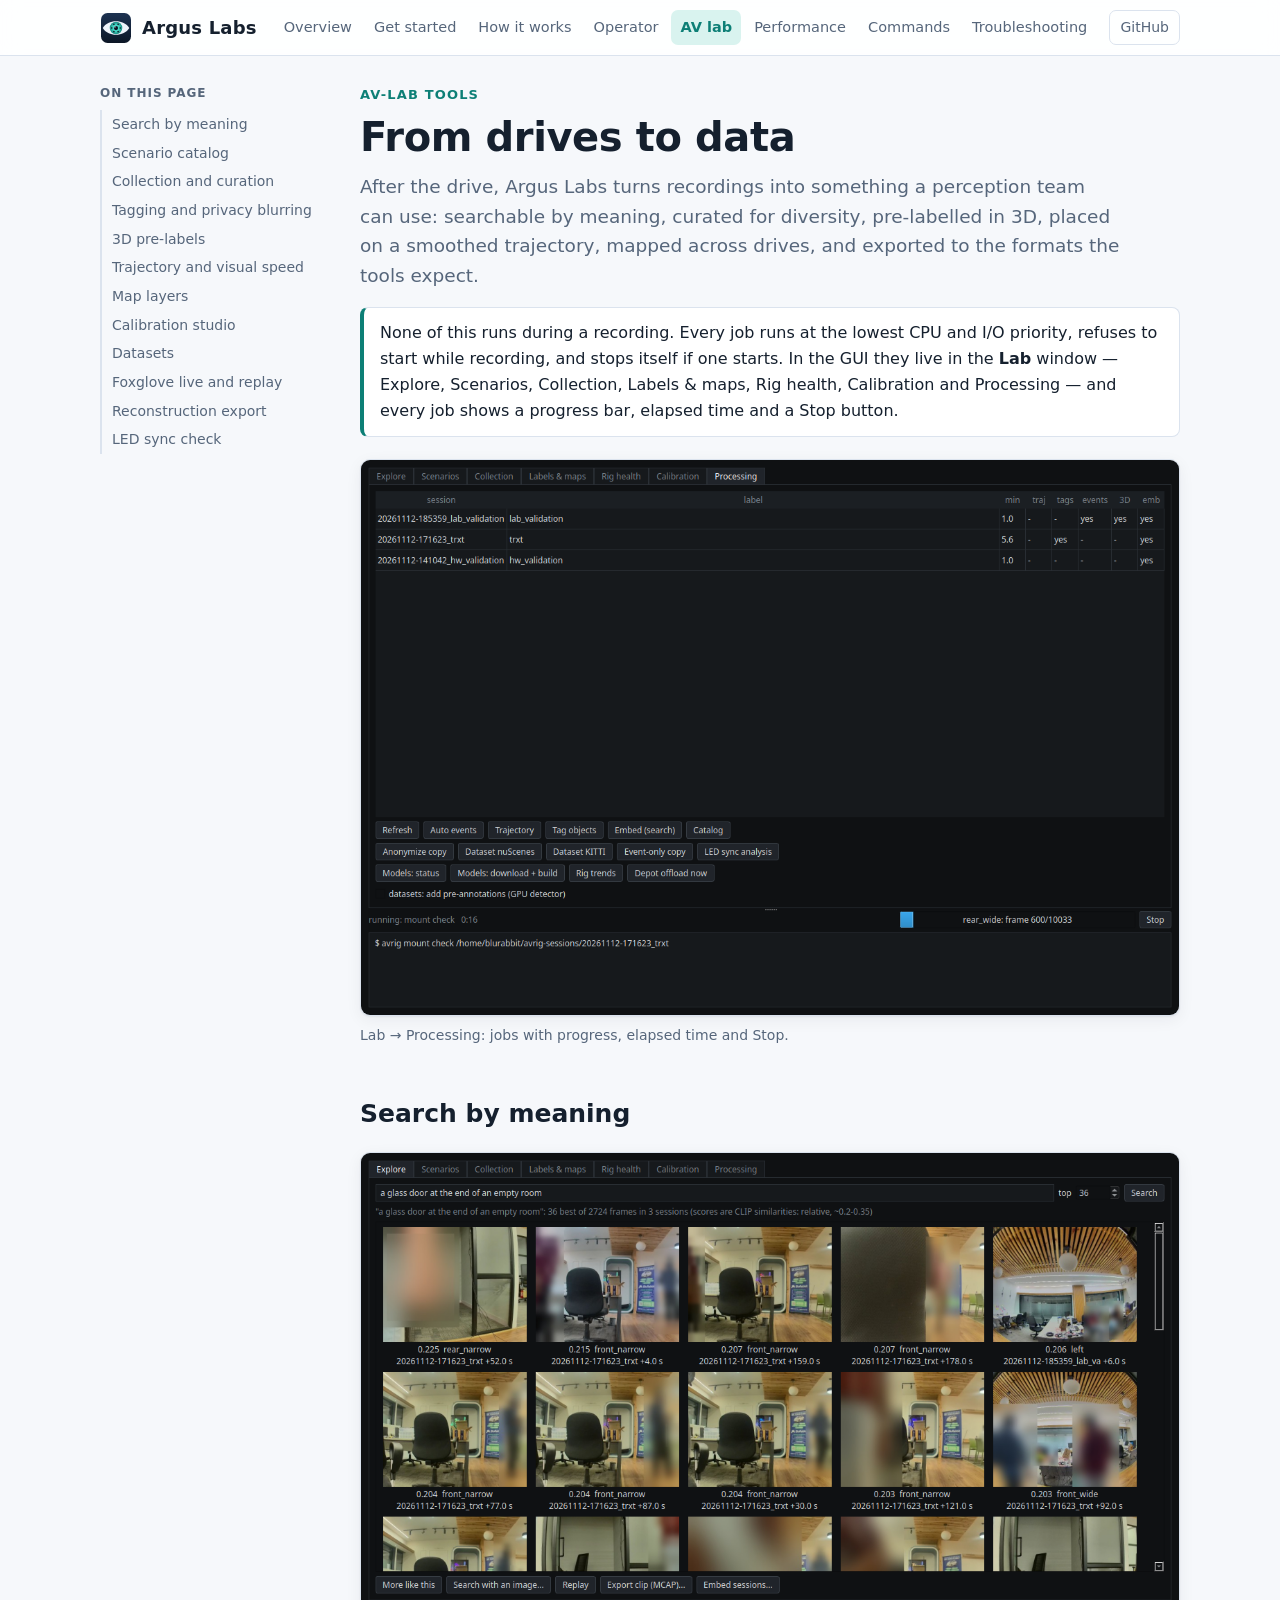
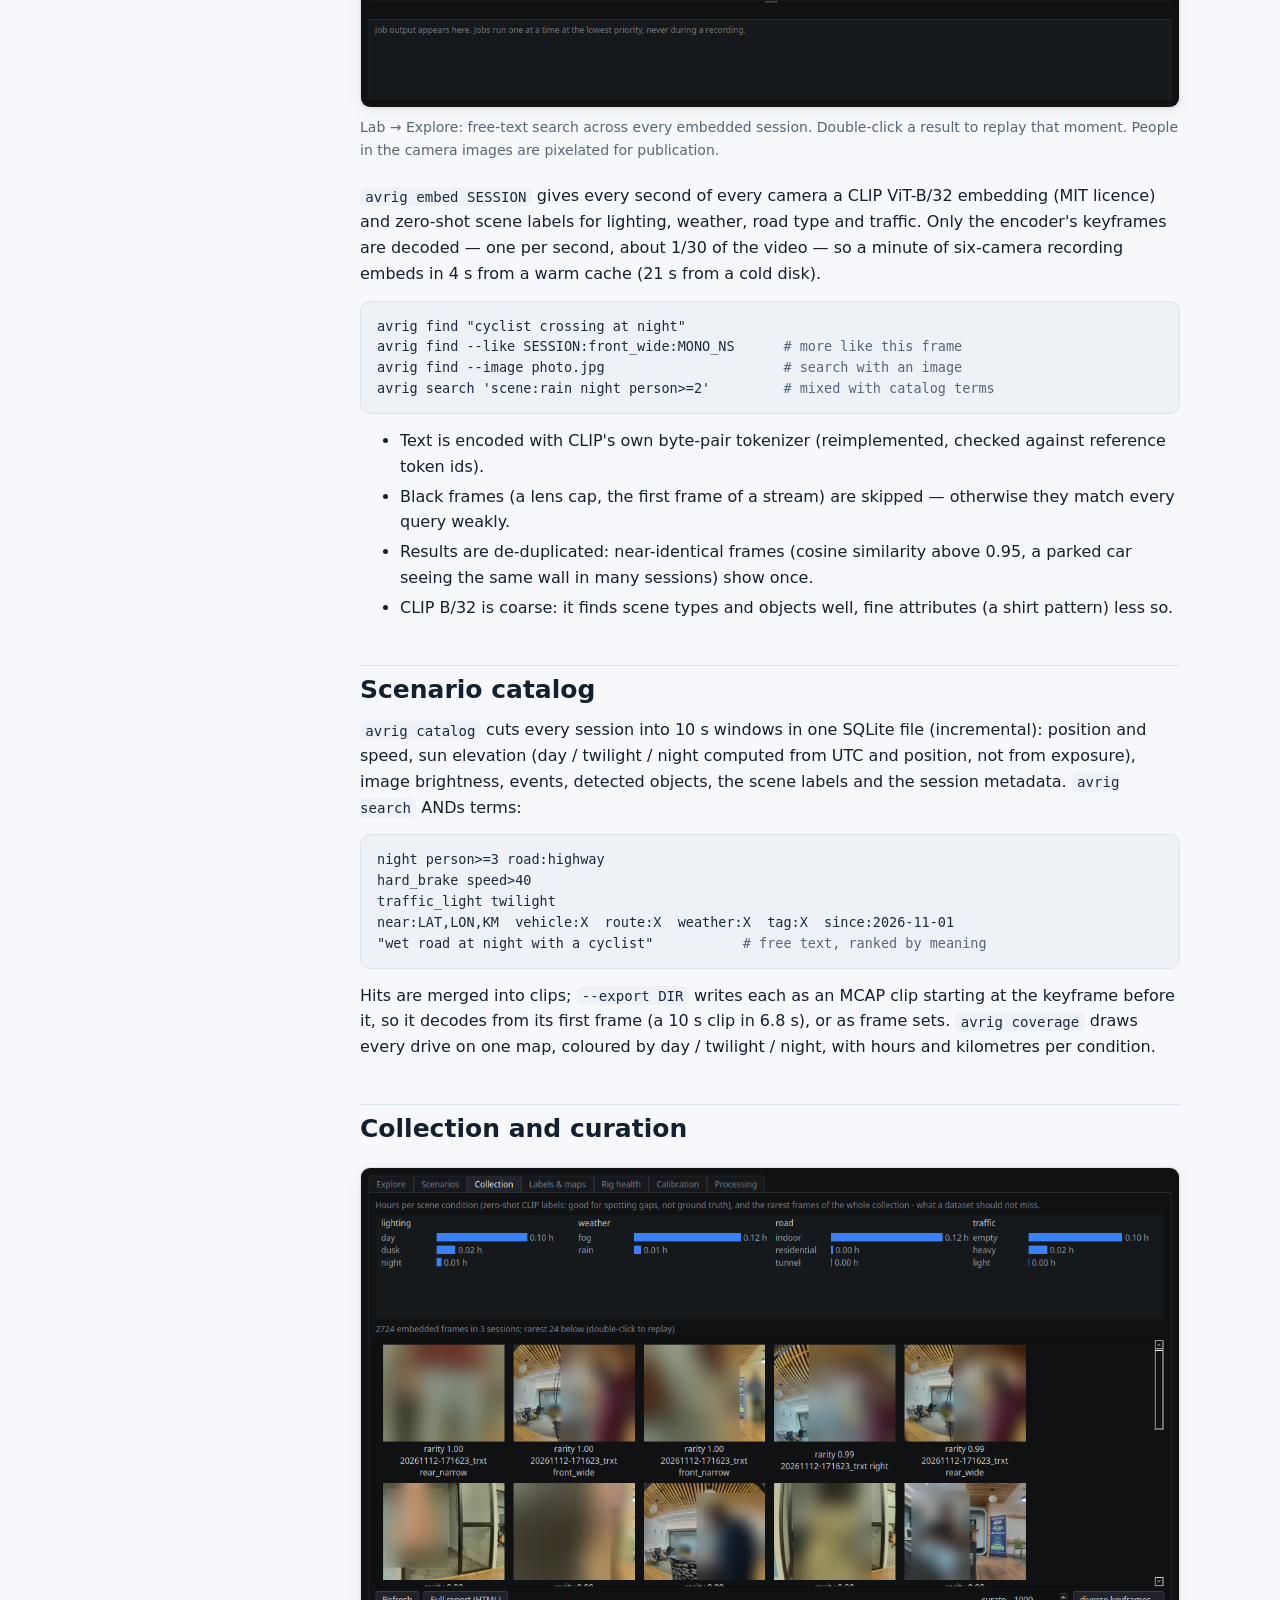
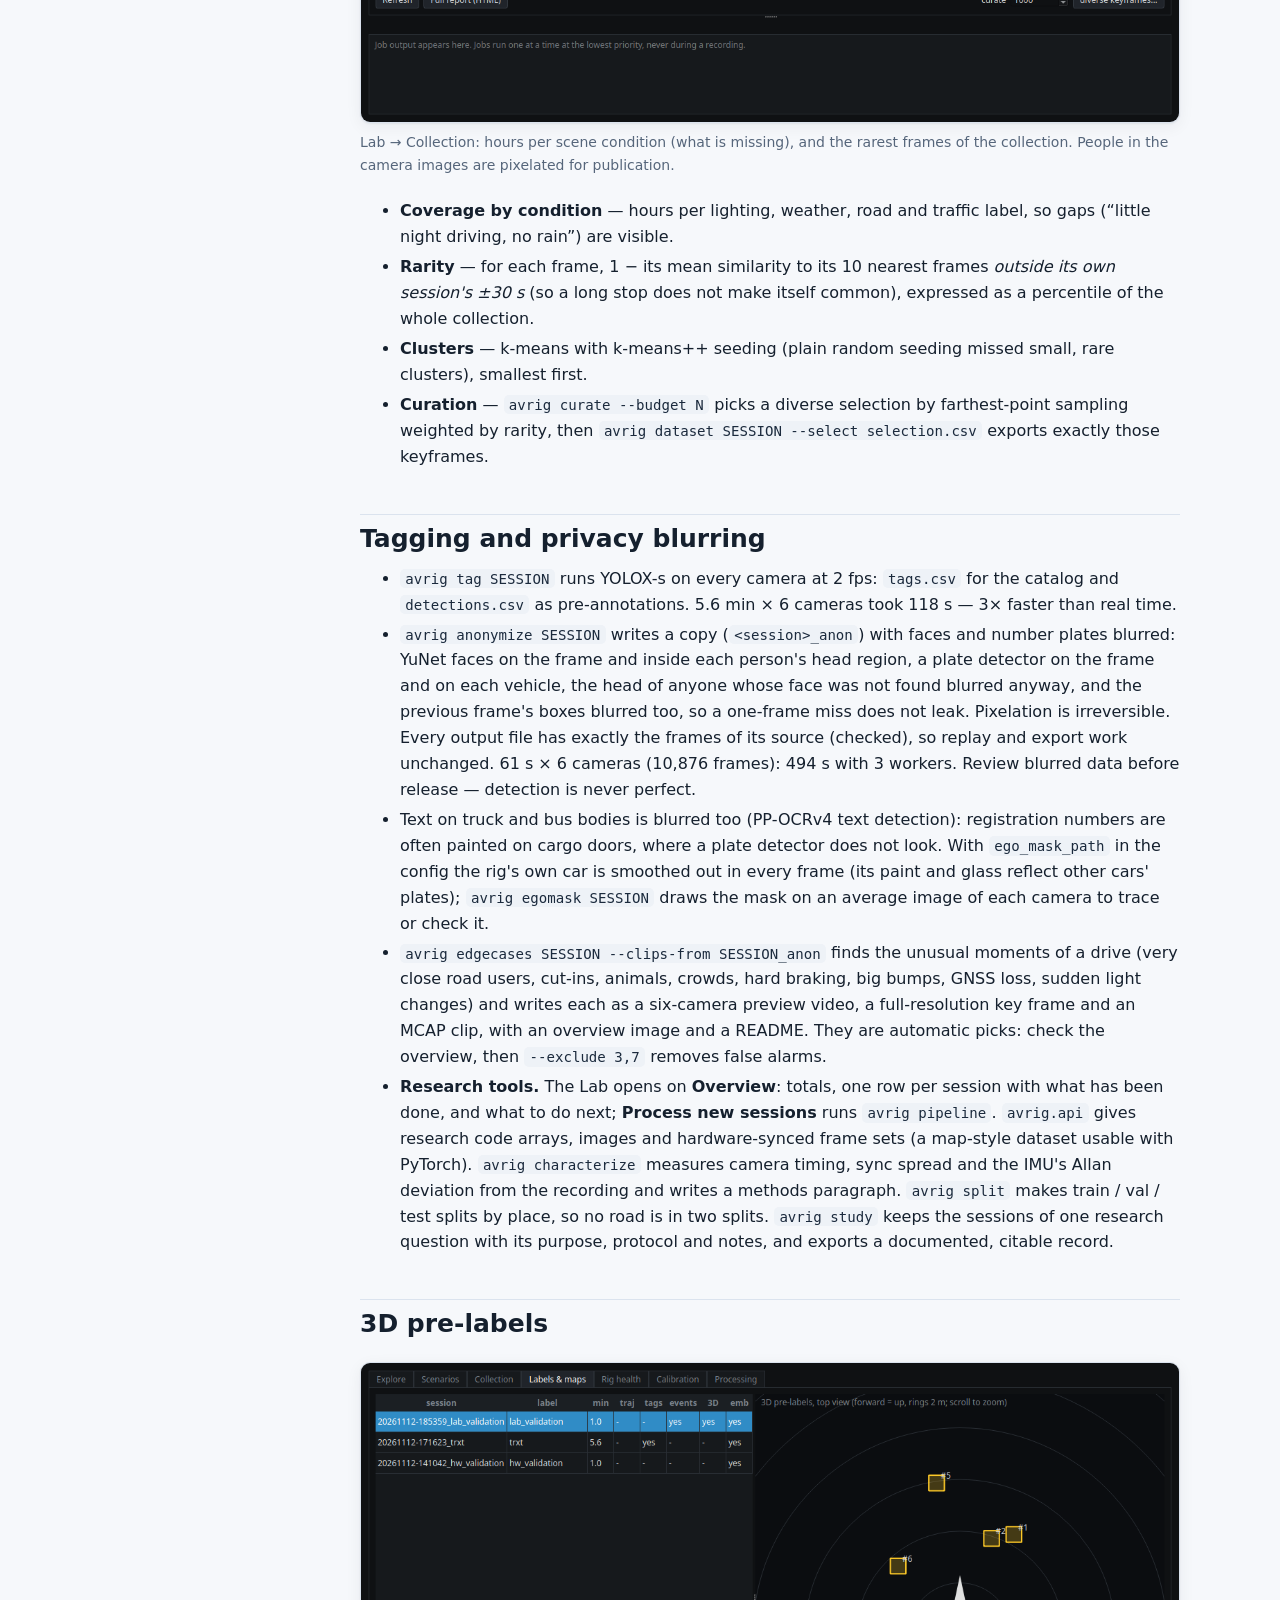
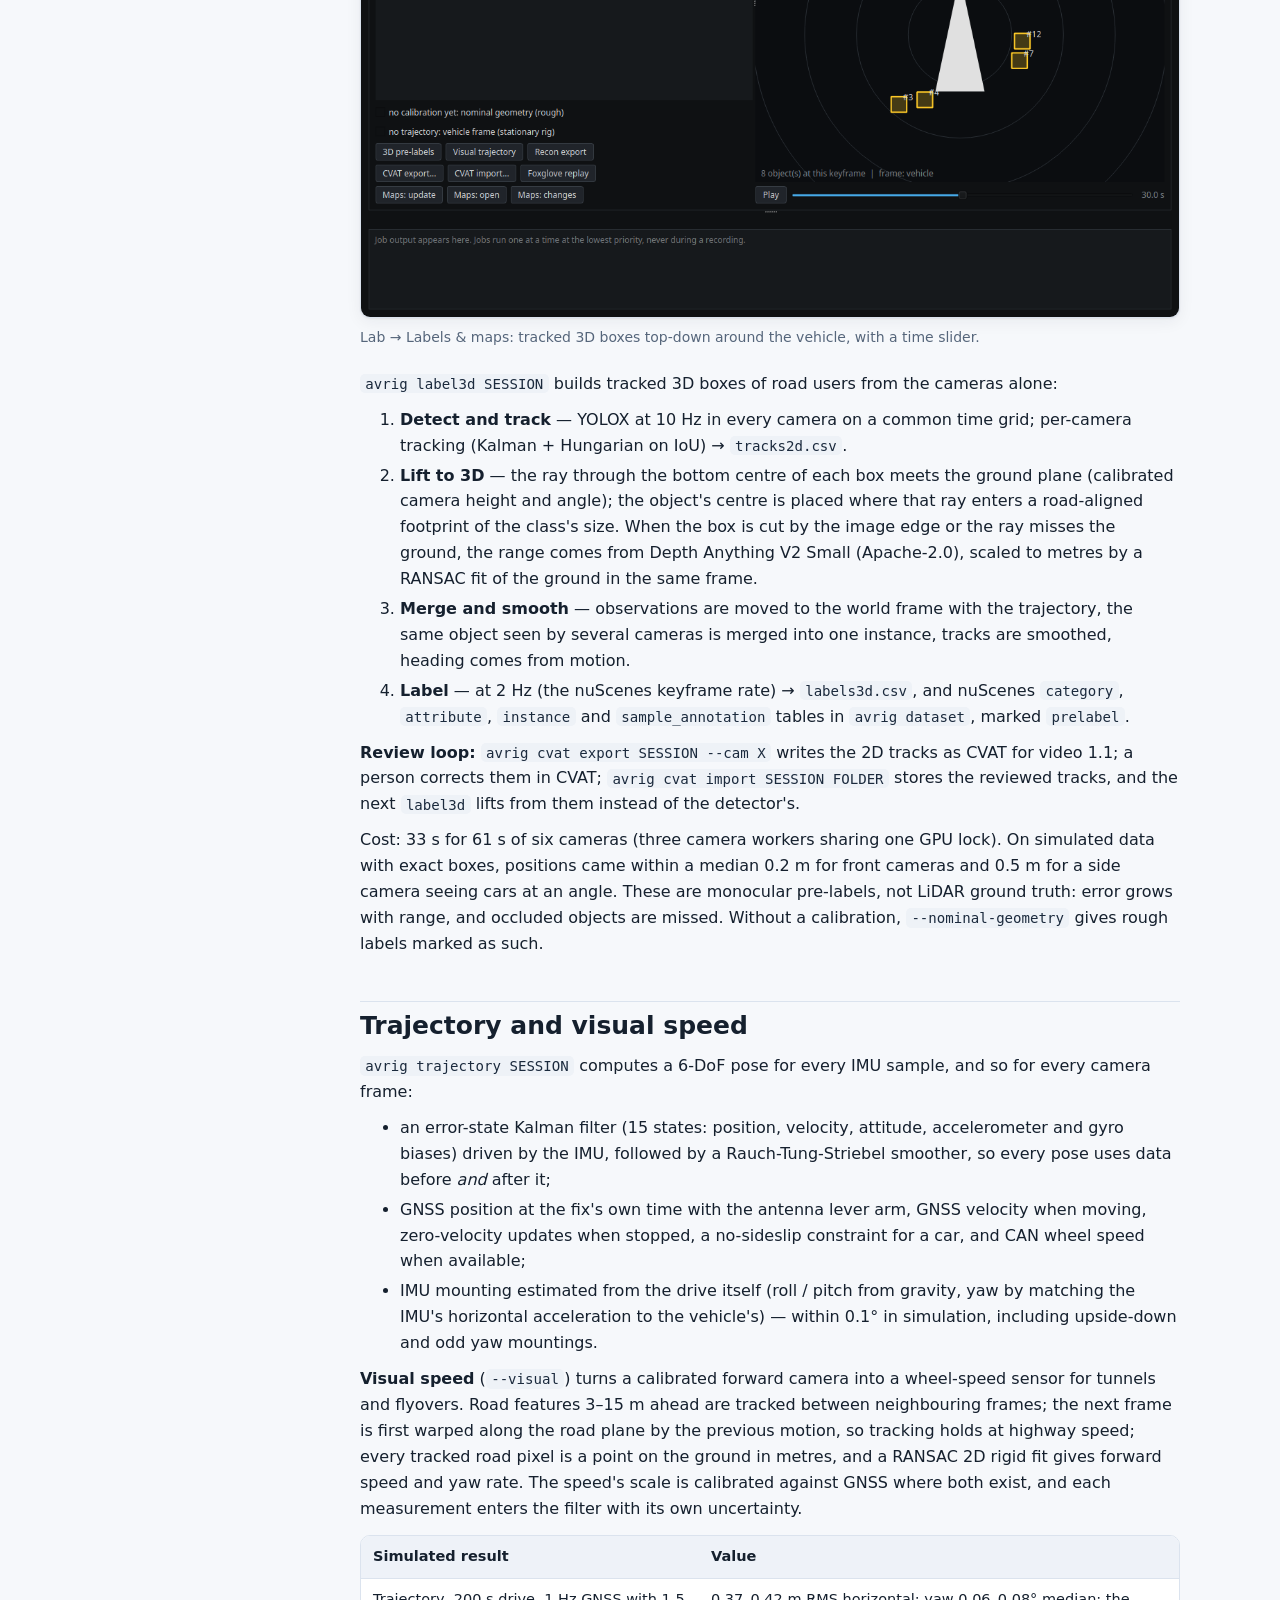
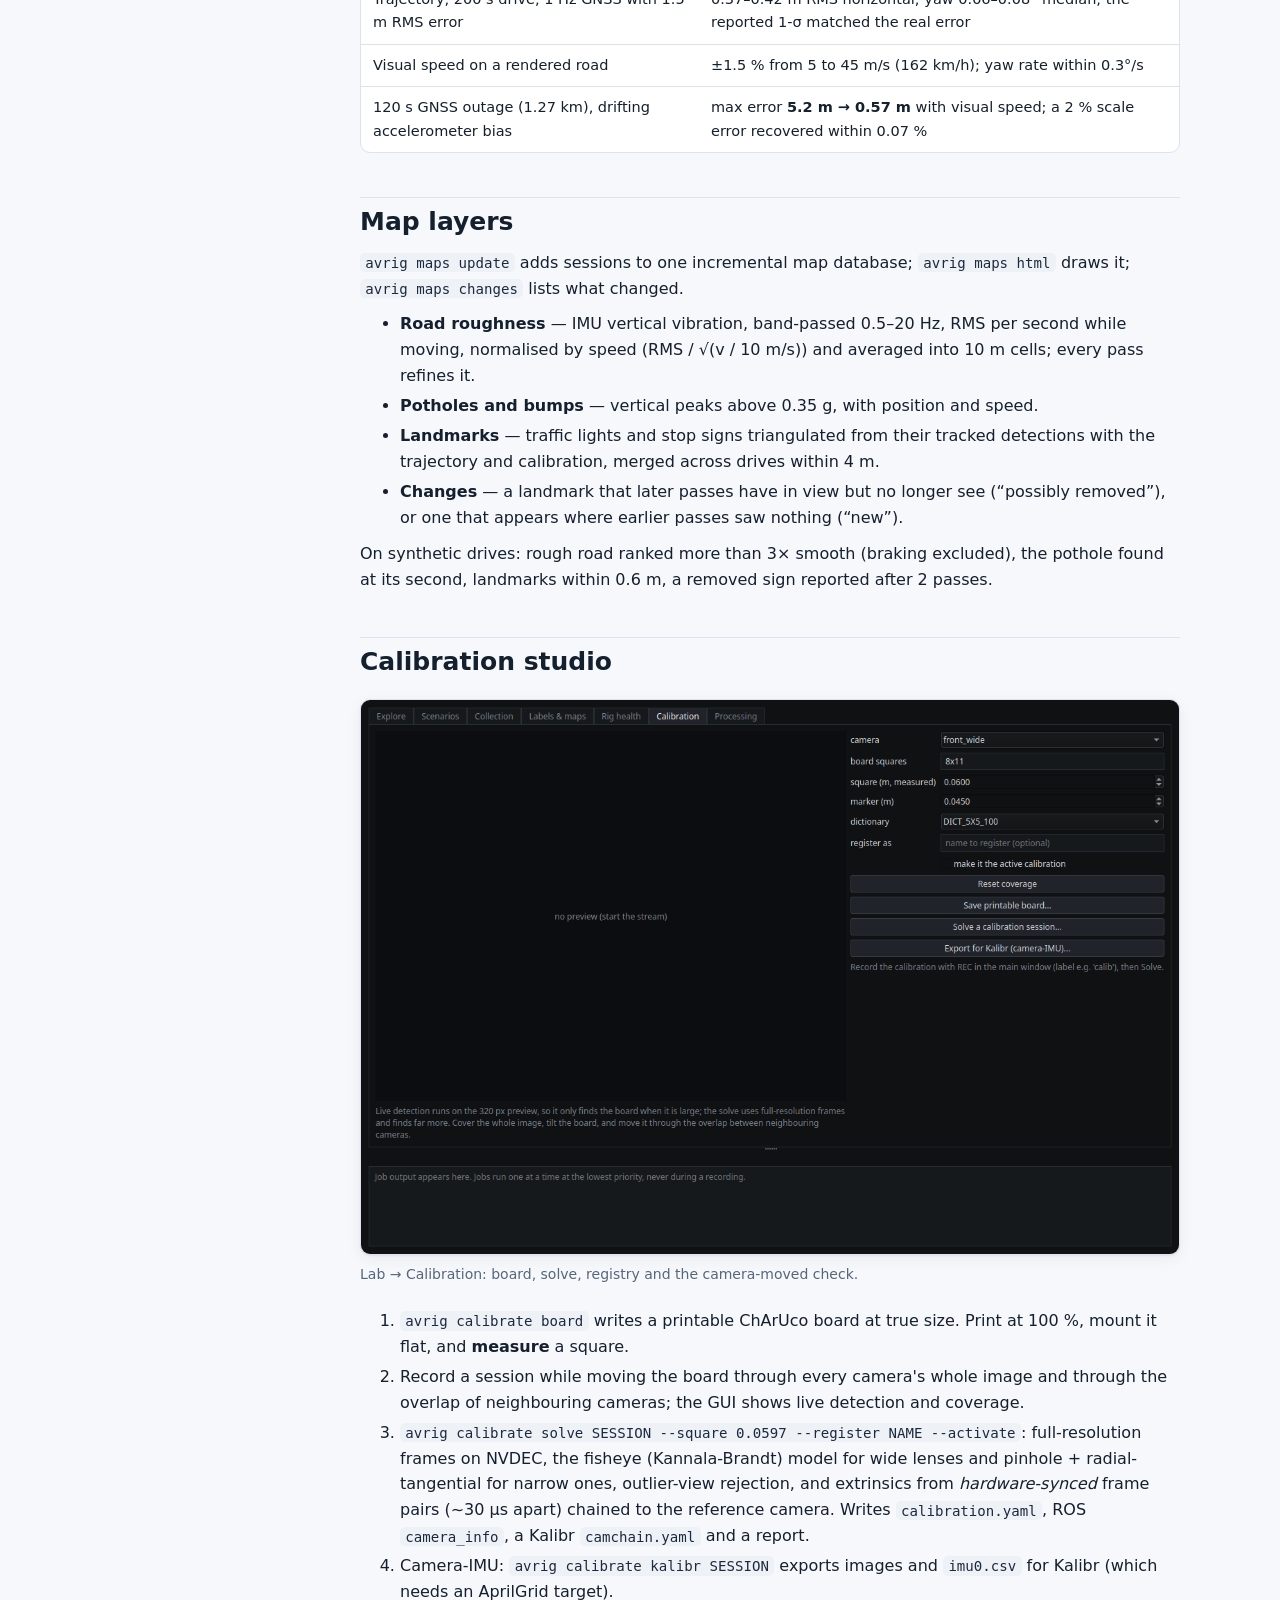
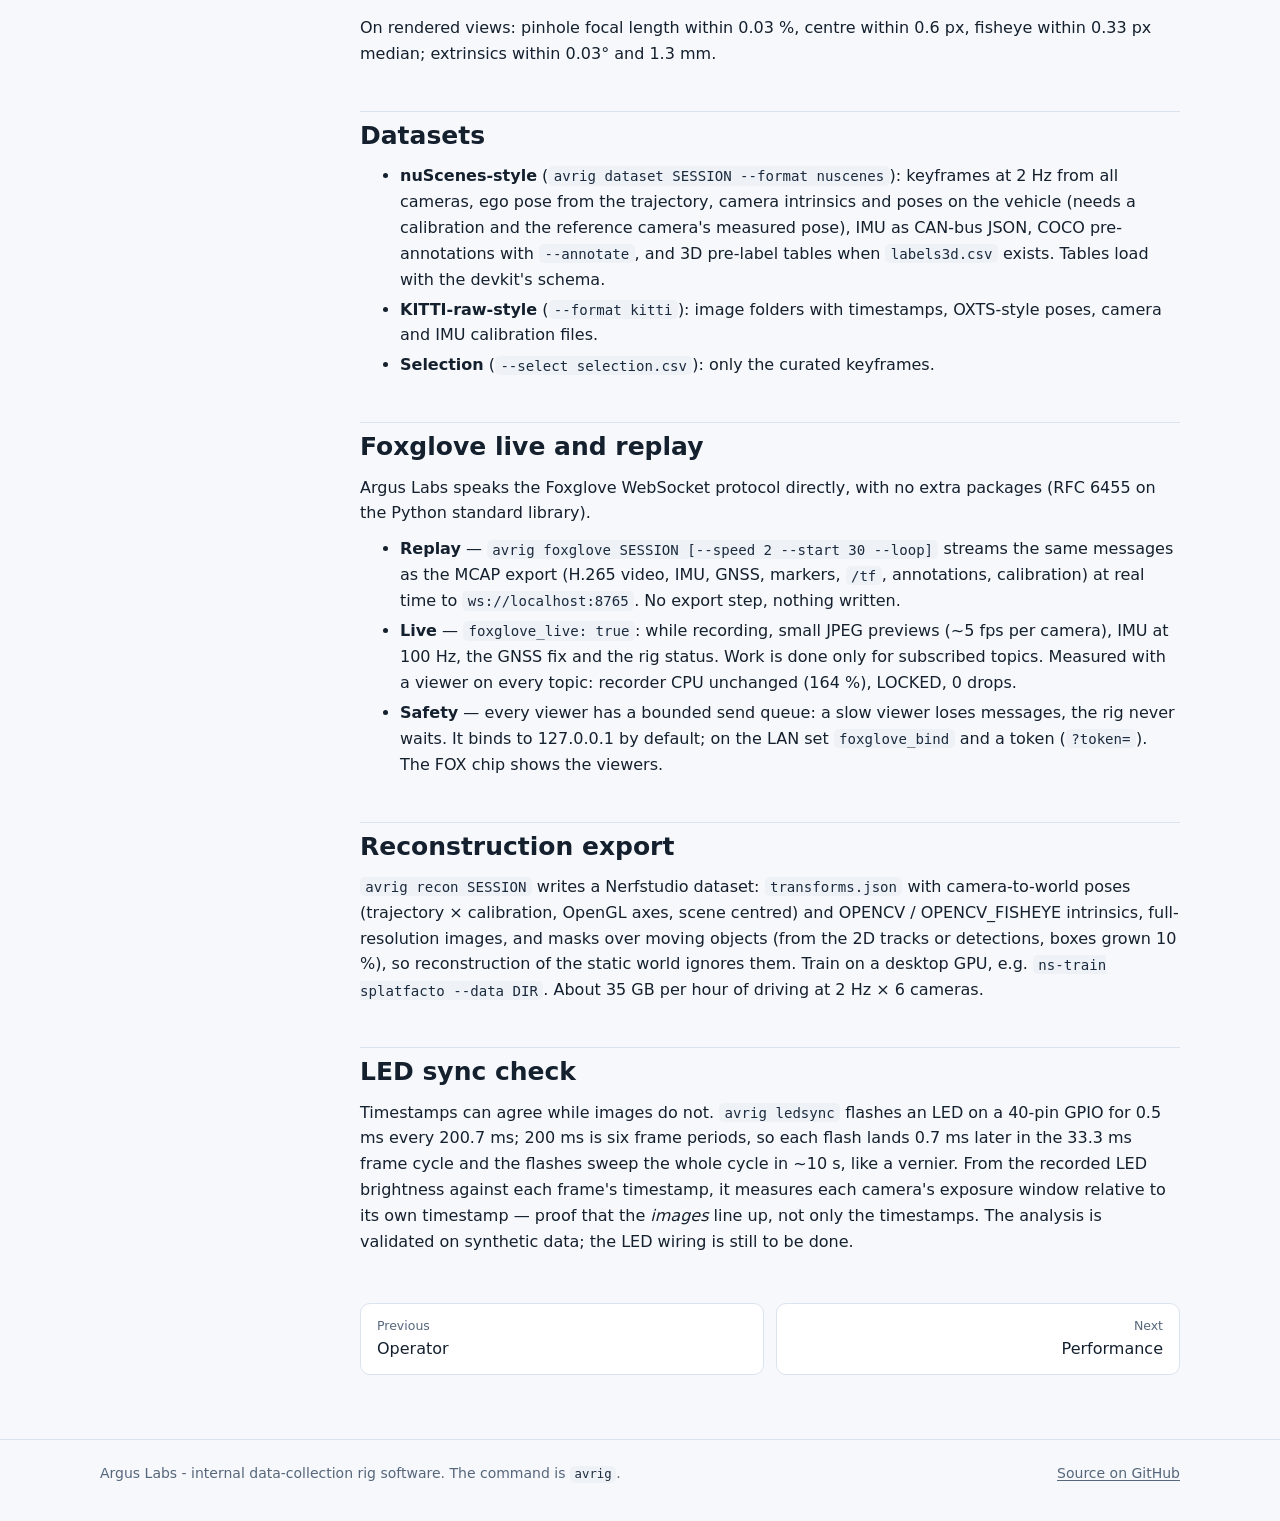
<file: docs/lab.html>
<!doctype html>
<html lang="en">
<head>
<meta charset="utf-8">
<meta name="viewport" content="width=device-width, initial-scale=1">
<title>AV-lab tools - Argus Labs</title>
<meta name="description" content="Search by meaning, curation, 3D pre-labels, trajectory and visual speed, map layers, datasets, reconstruction and Foxglove.">
<meta name="color-scheme" content="light dark">
<link rel="icon" href="img/argus.svg" type="image/svg+xml">
<link rel="stylesheet" href="style.css">
</head>
<body>
<header class="top"><div class="top-inner">
<a class="brand" href="index.html"><img src="img/argus.svg" alt="" width="32" height="32">Argus Labs</a>
<nav class="site" aria-label="Documentation"><a href="index.html">Overview</a><a href="getting-started.html">Get started</a><a href="how-it-works.html">How it works</a><a href="features.html">Operator</a><a href="lab.html" aria-current="page">AV lab</a><a href="performance.html">Performance</a><a href="cli.html">Commands</a><a href="troubleshooting.html">Troubleshooting</a><a href="lessons.html">Eng. notes</a></nav>
<a class="gh" href="https://github.com/Sherin-SEF-AI/ArgusAV">GitHub</a>
</div></header>
<main><div class="doc"><aside class="toc"><b>On this page</b><a href="#search-by-meaning">Search by meaning</a><a href="#scenario-catalog">Scenario catalog</a><a href="#collection-and-curation">Collection and curation</a><a href="#tagging-and-privacy">Tagging and privacy blurring</a><a href="#3d-pre-labels">3D pre-labels</a><a href="#trajectory-and-visual-speed">Trajectory and visual speed</a><a href="#map-layers">Map layers</a><a href="#calibration-studio">Calibration studio</a><a href="#datasets">Datasets</a><a href="#foxglove-live-and-replay">Foxglove live and replay</a><a href="#reconstruction-export">Reconstruction export</a><a href="#led-sync-check">LED sync check</a></aside><article class="content"><div class="kicker">AV-lab tools</div>
<h1>From drives to data</h1>
<p class="lead">After the drive, Argus Labs turns recordings into something a perception team can use: searchable by meaning, curated for diversity, pre-labelled in 3D, placed on a smoothed trajectory, mapped across drives, and exported to the formats the tools expect.</p>
<div class="note"><p>None of this runs during a recording. Every job runs at the lowest CPU and I/O priority, refuses to start while recording, and stops itself if one starts. In the GUI they live in the <strong>Lab</strong> window — Explore, Scenarios, Collection, Labels &amp; maps, Rig health, Calibration and Processing — and every job shows a progress bar, elapsed time and a Stop button.</p></div>
<figure class="shot"><img src="img/lab-processing.png" alt="Lab window Processing tab with a running job and progress bar" loading="lazy" onerror="this.parentNode.remove()"><figcaption>Lab → Processing: jobs with progress, elapsed time and Stop.</figcaption></figure>

<h2 id="search-by-meaning">Search by meaning</h2>
<figure class="shot"><img src="img/lab-explore.png" alt="Lab Explore tab showing search results as thumbnails" loading="lazy" onerror="this.parentNode.remove()"><figcaption>Lab → Explore: free-text search across every embedded session. Double-click a result to replay that moment. People in the camera images are pixelated for publication.</figcaption></figure>
<p><code>avrig embed SESSION</code> gives every second of every camera a CLIP ViT-B/32 embedding (MIT licence) and zero-shot scene labels for lighting, weather, road type and traffic. Only the encoder's keyframes are decoded — one per second, about 1/30 of the video — so a minute of six-camera recording embeds in 4 s from a warm cache (21 s from a cold disk).</p>
<pre><code>avrig find "cyclist crossing at night"
avrig find --like SESSION:front_wide:MONO_NS      <span class="c"># more like this frame</span>
avrig find --image photo.jpg                      <span class="c"># search with an image</span>
avrig search 'scene:rain night person&gt;=2'         <span class="c"># mixed with catalog terms</span></code></pre>
<ul>
  <li>Text is encoded with CLIP's own byte-pair tokenizer (reimplemented, checked against reference token ids).</li>
  <li>Black frames (a lens cap, the first frame of a stream) are skipped — otherwise they match every query weakly.</li>
  <li>Results are de-duplicated: near-identical frames (cosine similarity above 0.95, a parked car seeing the same wall in many sessions) show once.</li>
  <li>CLIP B/32 is coarse: it finds scene types and objects well, fine attributes (a shirt pattern) less so.</li>
</ul>

<h2 id="scenario-catalog">Scenario catalog</h2>
<p><code>avrig catalog</code> cuts every session into 10 s windows in one SQLite file (incremental): position and speed, sun elevation (day / twilight / night computed from UTC and position, not from exposure), image brightness, events, detected objects, the scene labels and the session metadata. <code>avrig search</code> ANDs terms:</p>
<pre><code>night person&gt;=3 road:highway
hard_brake speed&gt;40
traffic_light twilight
near:LAT,LON,KM  vehicle:X  route:X  weather:X  tag:X  since:2026-11-01
"wet road at night with a cyclist"           <span class="c"># free text, ranked by meaning</span></code></pre>
<p>Hits are merged into clips; <code>--export DIR</code> writes each as an MCAP clip starting at the keyframe before it, so it decodes from its first frame (a 10 s clip in 6.8 s), or as frame sets. <code>avrig coverage</code> draws every drive on one map, coloured by day / twilight / night, with hours and kilometres per condition.</p>

<h2 id="collection-and-curation">Collection and curation</h2>
<figure class="shot"><img src="img/lab-collection.png" alt="Lab Collection tab with hours per scene condition and rare frames" loading="lazy" onerror="this.parentNode.remove()"><figcaption>Lab → Collection: hours per scene condition (what is missing), and the rarest frames of the collection. People in the camera images are pixelated for publication.</figcaption></figure>
<ul>
  <li><strong>Coverage by condition</strong> — hours per lighting, weather, road and traffic label, so gaps (“little night driving, no rain”) are visible.</li>
  <li><strong>Rarity</strong> — for each frame, 1 − its mean similarity to its 10 nearest frames <em>outside its own session's ±30 s</em> (so a long stop does not make itself common), expressed as a percentile of the whole collection.</li>
  <li><strong>Clusters</strong> — k-means with k-means++ seeding (plain random seeding missed small, rare clusters), smallest first.</li>
  <li><strong>Curation</strong> — <code>avrig curate --budget N</code> picks a diverse selection by farthest-point sampling weighted by rarity, then <code>avrig dataset SESSION --select selection.csv</code> exports exactly those keyframes.</li>
</ul>

<h2 id="tagging-and-privacy">Tagging and privacy blurring</h2>
<ul>
  <li><code>avrig tag SESSION</code> runs YOLOX-s on every camera at 2 fps: <code>tags.csv</code> for the catalog and <code>detections.csv</code> as pre-annotations. 5.6 min × 6 cameras took 118 s — 3× faster than real time.</li>
  <li><code>avrig anonymize SESSION</code> writes a copy (<code>&lt;session&gt;_anon</code>) with faces and number plates blurred: YuNet faces on the frame and inside each person's head region, a plate detector on the frame and on each vehicle, the head of anyone whose face was not found blurred anyway, and the previous frame's boxes blurred too, so a one-frame miss does not leak. Pixelation is irreversible. Every output file has exactly the frames of its source (checked), so replay and export work unchanged. 61 s × 6 cameras (10,876 frames): 494 s with 3 workers. Review blurred data before release — detection is never perfect.</li>
  <li>Text on truck and bus bodies is blurred too (PP-OCRv4 text detection): registration numbers are often painted on cargo doors, where a plate detector does not look. With <code>ego_mask_path</code> in the config the rig's own car is smoothed out in every frame (its paint and glass reflect other cars' plates); <code>avrig egomask SESSION</code> draws the mask on an average image of each camera to trace or check it.</li>
  <li><code>avrig edgecases SESSION --clips-from SESSION_anon</code> finds the unusual moments of a drive (very close road users, cut-ins, animals, crowds, hard braking, big bumps, GNSS loss, sudden light changes) and writes each as a six-camera preview video, a full-resolution key frame and an MCAP clip, with an overview image and a README. They are automatic picks: check the overview, then <code>--exclude 3,7</code> removes false alarms.</li>
  <li><b>Research tools.</b> The Lab opens on <b>Overview</b>: totals, one row per session with what has been done, and what to do next; <b>Process new sessions</b> runs <code>avrig pipeline</code>. <code>avrig.api</code> gives research code arrays, images and hardware-synced frame sets (a map-style dataset usable with PyTorch). <code>avrig characterize</code> measures camera timing, sync spread and the IMU's Allan deviation from the recording and writes a methods paragraph. <code>avrig split</code> makes train / val / test splits by place, so no road is in two splits. <code>avrig study</code> keeps the sessions of one research question with its purpose, protocol and notes, and exports a documented, citable record.</li>
</ul>

<h2 id="3d-pre-labels">3D pre-labels</h2>
<figure class="shot"><img src="img/lab-labels.png" alt="Lab Labels and maps tab with a top-down view of tracked 3D boxes" loading="lazy" onerror="this.parentNode.remove()"><figcaption>Lab → Labels &amp; maps: tracked 3D boxes top-down around the vehicle, with a time slider.</figcaption></figure>
<p><code>avrig label3d SESSION</code> builds tracked 3D boxes of road users from the cameras alone:</p>
<ol>
  <li><strong>Detect and track</strong> — YOLOX at 10 Hz in every camera on a common time grid; per-camera tracking (Kalman + Hungarian on IoU) → <code>tracks2d.csv</code>.</li>
  <li><strong>Lift to 3D</strong> — the ray through the bottom centre of each box meets the ground plane (calibrated camera height and angle); the object's centre is placed where that ray enters a road-aligned footprint of the class's size. When the box is cut by the image edge or the ray misses the ground, the range comes from Depth Anything V2 Small (Apache-2.0), scaled to metres by a RANSAC fit of the ground in the same frame.</li>
  <li><strong>Merge and smooth</strong> — observations are moved to the world frame with the trajectory, the same object seen by several cameras is merged into one instance, tracks are smoothed, heading comes from motion.</li>
  <li><strong>Label</strong> — at 2 Hz (the nuScenes keyframe rate) → <code>labels3d.csv</code>, and nuScenes <code>category</code>, <code>attribute</code>, <code>instance</code> and <code>sample_annotation</code> tables in <code>avrig dataset</code>, marked <code>prelabel</code>.</li>
</ol>
<p><strong>Review loop:</strong> <code>avrig cvat export SESSION --cam X</code> writes the 2D tracks as CVAT for video 1.1; a person corrects them in CVAT; <code>avrig cvat import SESSION FOLDER</code> stores the reviewed tracks, and the next <code>label3d</code> lifts from them instead of the detector's.</p>
<p>Cost: 33 s for 61 s of six cameras (three camera workers sharing one GPU lock). On simulated data with exact boxes, positions came within a median 0.2 m for front cameras and 0.5 m for a side camera seeing cars at an angle. These are monocular pre-labels, not LiDAR ground truth: error grows with range, and occluded objects are missed. Without a calibration, <code>--nominal-geometry</code> gives rough labels marked as such.</p>

<h2 id="trajectory-and-visual-speed">Trajectory and visual speed</h2>
<p><code>avrig trajectory SESSION</code> computes a 6-DoF pose for every IMU sample, and so for every camera frame:</p>
<ul>
  <li>an error-state Kalman filter (15 states: position, velocity, attitude, accelerometer and gyro biases) driven by the IMU, followed by a Rauch-Tung-Striebel smoother, so every pose uses data before <em>and</em> after it;</li>
  <li>GNSS position at the fix's own time with the antenna lever arm, GNSS velocity when moving, zero-velocity updates when stopped, a no-sideslip constraint for a car, and CAN wheel speed when available;</li>
  <li>IMU mounting estimated from the drive itself (roll / pitch from gravity, yaw by matching the IMU's horizontal acceleration to the vehicle's) — within 0.1° in simulation, including upside-down and odd yaw mountings.</li>
</ul>
<p><strong>Visual speed</strong> (<code>--visual</code>) turns a calibrated forward camera into a wheel-speed sensor for tunnels and flyovers. Road features 3–15 m ahead are tracked between neighbouring frames; the next frame is first warped along the road plane by the previous motion, so tracking holds at highway speed; every tracked road pixel is a point on the ground in metres, and a RANSAC 2D rigid fit gives forward speed and yaw rate. The speed's scale is calibrated against GNSS where both exist, and each measurement enters the filter with its own uncertainty.</p>
<div class="table"><table>
<tr><th>Simulated result</th><th>Value</th></tr>
<tr><td>Trajectory, 200 s drive, 1 Hz GNSS with 1.5 m RMS error</td><td>0.37–0.42 m RMS horizontal; yaw 0.06–0.08° median; the reported 1-σ matched the real error</td></tr>
<tr><td>Visual speed on a rendered road</td><td>±1.5 % from 5 to 45 m/s (162 km/h); yaw rate within 0.3°/s</td></tr>
<tr><td>120 s GNSS outage (1.27 km), drifting accelerometer bias</td><td>max error <strong>5.2 m → 0.57 m</strong> with visual speed; a 2 % scale error recovered within 0.07 %</td></tr>
</table></div>

<h2 id="map-layers">Map layers</h2>
<p><code>avrig maps update</code> adds sessions to one incremental map database; <code>avrig maps html</code> draws it; <code>avrig maps changes</code> lists what changed.</p>
<ul>
  <li><strong>Road roughness</strong> — IMU vertical vibration, band-passed 0.5–20 Hz, RMS per second while moving, normalised by speed (RMS / √(v / 10 m/s)) and averaged into 10 m cells; every pass refines it.</li>
  <li><strong>Potholes and bumps</strong> — vertical peaks above 0.35 g, with position and speed.</li>
  <li><strong>Landmarks</strong> — traffic lights and stop signs triangulated from their tracked detections with the trajectory and calibration, merged across drives within 4 m.</li>
  <li><strong>Changes</strong> — a landmark that later passes have in view but no longer see (“possibly removed”), or one that appears where earlier passes saw nothing (“new”).</li>
</ul>
<p>On synthetic drives: rough road ranked more than 3× smooth (braking excluded), the pothole found at its second, landmarks within 0.6 m, a removed sign reported after 2 passes.</p>

<h2 id="calibration-studio">Calibration studio</h2>
<figure class="shot"><img src="img/lab-calibration.png" alt="Lab Calibration tab" loading="lazy" onerror="this.parentNode.remove()"><figcaption>Lab → Calibration: board, solve, registry and the camera-moved check.</figcaption></figure>
<ol>
  <li><code>avrig calibrate board</code> writes a printable ChArUco board at true size. Print at 100 %, mount it flat, and <strong>measure</strong> a square.</li>
  <li>Record a session while moving the board through every camera's whole image and through the overlap of neighbouring cameras; the GUI shows live detection and coverage.</li>
  <li><code>avrig calibrate solve SESSION --square 0.0597 --register NAME --activate</code>: full-resolution frames on NVDEC, the fisheye (Kannala-Brandt) model for wide lenses and pinhole + radial-tangential for narrow ones, outlier-view rejection, and extrinsics from <em>hardware-synced</em> frame pairs (~30 µs apart) chained to the reference camera. Writes <code>calibration.yaml</code>, ROS <code>camera_info</code>, a Kalibr <code>camchain.yaml</code> and a report.</li>
  <li>Camera-IMU: <code>avrig calibrate kalibr SESSION</code> exports images and <code>imu0.csv</code> for Kalibr (which needs an AprilGrid target).</li>
</ol>
<p>On rendered views: pinhole focal length within 0.03 %, centre within 0.6 px, fisheye within 0.33 px median; extrinsics within 0.03° and 1.3 mm.</p>

<h2 id="datasets">Datasets</h2>
<ul>
  <li><strong>nuScenes-style</strong> (<code>avrig dataset SESSION --format nuscenes</code>): keyframes at 2 Hz from all cameras, ego pose from the trajectory, camera intrinsics and poses on the vehicle (needs a calibration and the reference camera's measured pose), IMU as CAN-bus JSON, COCO pre-annotations with <code>--annotate</code>, and 3D pre-label tables when <code>labels3d.csv</code> exists. Tables load with the devkit's schema.</li>
  <li><strong>KITTI-raw-style</strong> (<code>--format kitti</code>): image folders with timestamps, OXTS-style poses, camera and IMU calibration files.</li>
  <li><strong>Selection</strong> (<code>--select selection.csv</code>): only the curated keyframes.</li>
</ul>

<h2 id="foxglove-live-and-replay">Foxglove live and replay</h2>
<p>Argus Labs speaks the Foxglove WebSocket protocol directly, with no extra packages (RFC 6455 on the Python standard library).</p>
<ul>
  <li><strong>Replay</strong> — <code>avrig foxglove SESSION [--speed 2 --start 30 --loop]</code> streams the same messages as the MCAP export (H.265 video, IMU, GNSS, markers, <code>/tf</code>, annotations, calibration) at real time to <code>ws://localhost:8765</code>. No export step, nothing written.</li>
  <li><strong>Live</strong> — <code>foxglove_live: true</code>: while recording, small JPEG previews (~5 fps per camera), IMU at 100 Hz, the GNSS fix and the rig status. Work is done only for subscribed topics. Measured with a viewer on every topic: recorder CPU unchanged (164 %), LOCKED, 0 drops.</li>
  <li><strong>Safety</strong> — every viewer has a bounded send queue: a slow viewer loses messages, the rig never waits. It binds to 127.0.0.1 by default; on the LAN set <code>foxglove_bind</code> and a token (<code>?token=</code>). The FOX chip shows the viewers.</li>
</ul>

<h2 id="reconstruction-export">Reconstruction export</h2>
<p><code>avrig recon SESSION</code> writes a Nerfstudio dataset: <code>transforms.json</code> with camera-to-world poses (trajectory × calibration, OpenGL axes, scene centred) and OPENCV / OPENCV_FISHEYE intrinsics, full-resolution images, and masks over moving objects (from the 2D tracks or detections, boxes grown 10 %), so reconstruction of the static world ignores them. Train on a desktop GPU, e.g. <code>ns-train splatfacto --data DIR</code>. About 35 GB per hour of driving at 2 Hz × 6 cameras.</p>

<h2 id="led-sync-check">LED sync check</h2>
<p>Timestamps can agree while images do not. <code>avrig ledsync</code> flashes an LED on a 40-pin GPIO for 0.5 ms every 200.7 ms; 200 ms is six frame periods, so each flash lands 0.7 ms later in the 33.3 ms frame cycle and the flashes sweep the whole cycle in ~10 s, like a vernier. From the recorded LED brightness against each frame's timestamp, it measures each camera's exposure window relative to its own timestamp — proof that the <em>images</em> line up, not only the timestamps. The analysis is validated on synthetic data; the LED wiring is still to be done.</p>
<div class="pager"><a href="features.html"><small>Previous</small>Operator</a><a class="next" href="performance.html"><small>Next</small>Performance</a></div></article></div></main>
<footer><div class="inner">
<span>Argus Labs - internal data-collection rig software. The command is <code>avrig</code>.</span>
<span><a href="https://github.com/Sherin-SEF-AI/ArgusAV">Source on GitHub</a></span>
</div></footer>
</body>
</html>
</file>
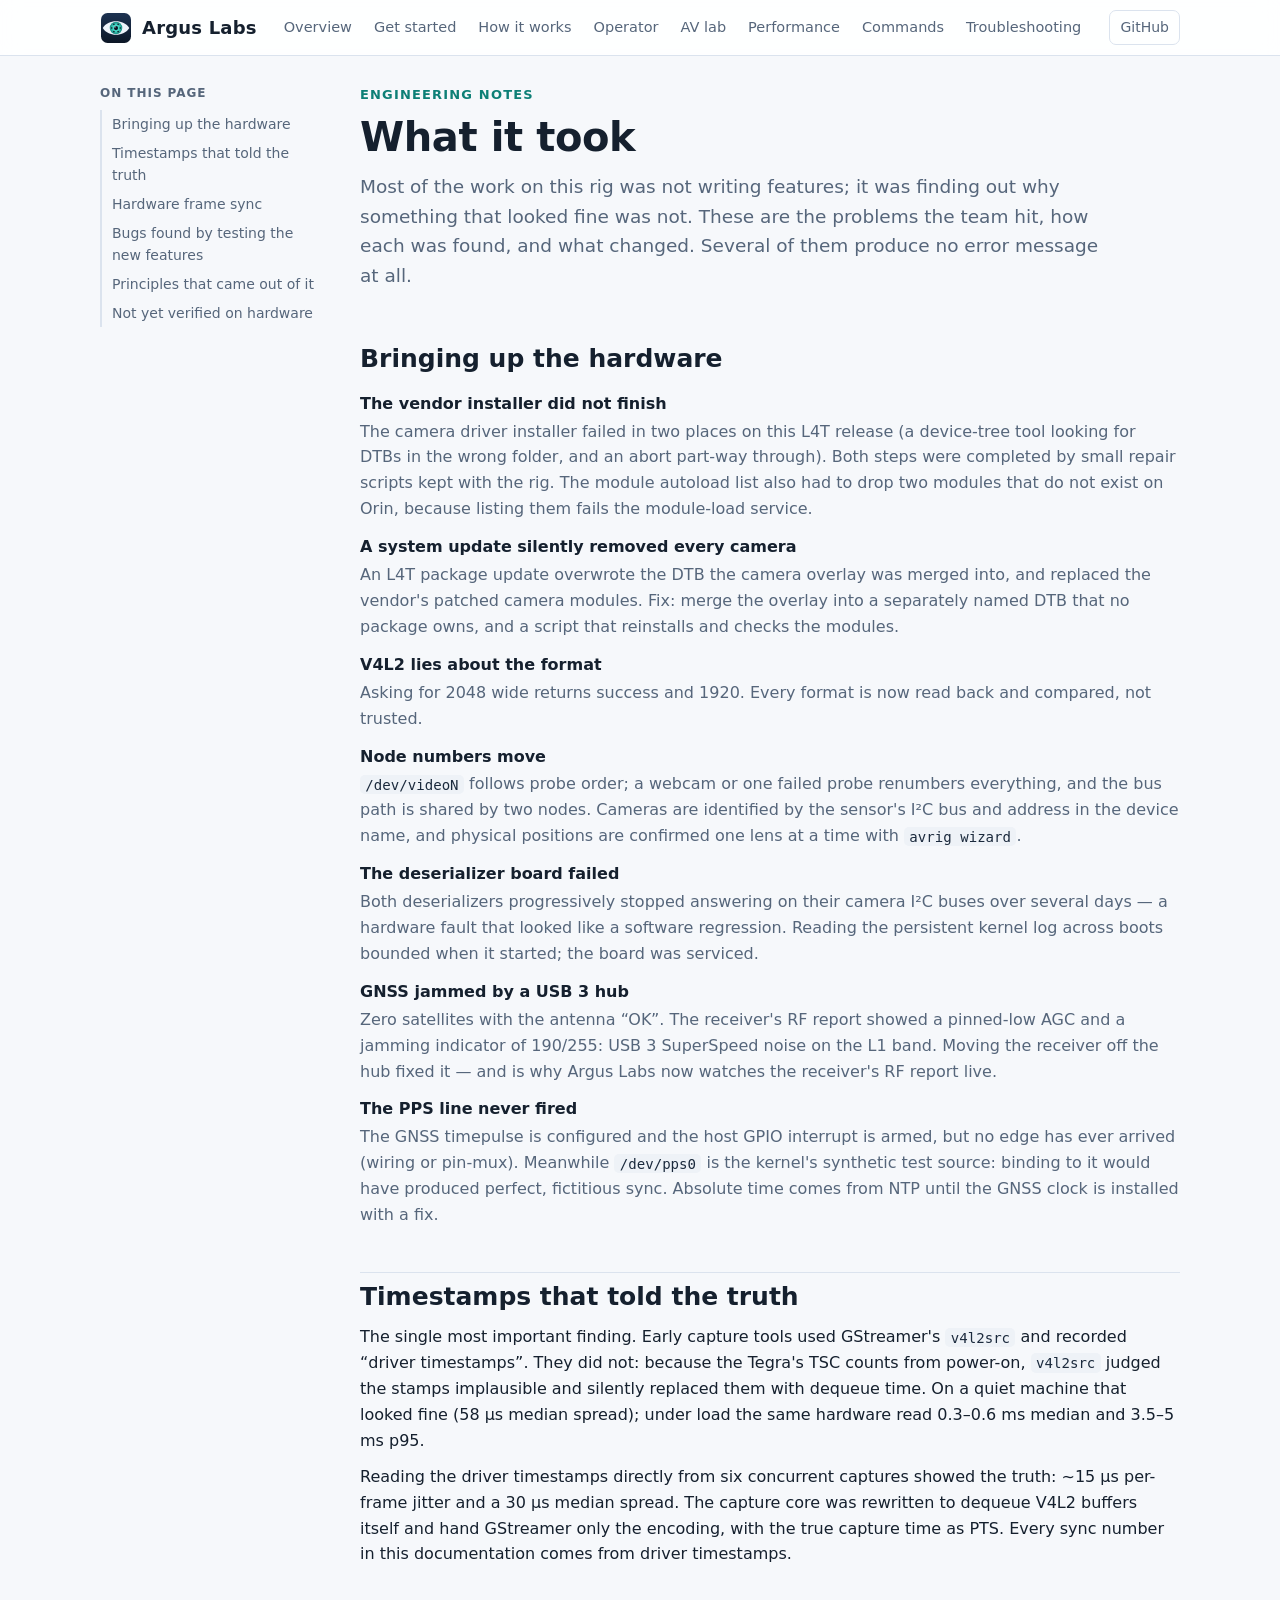
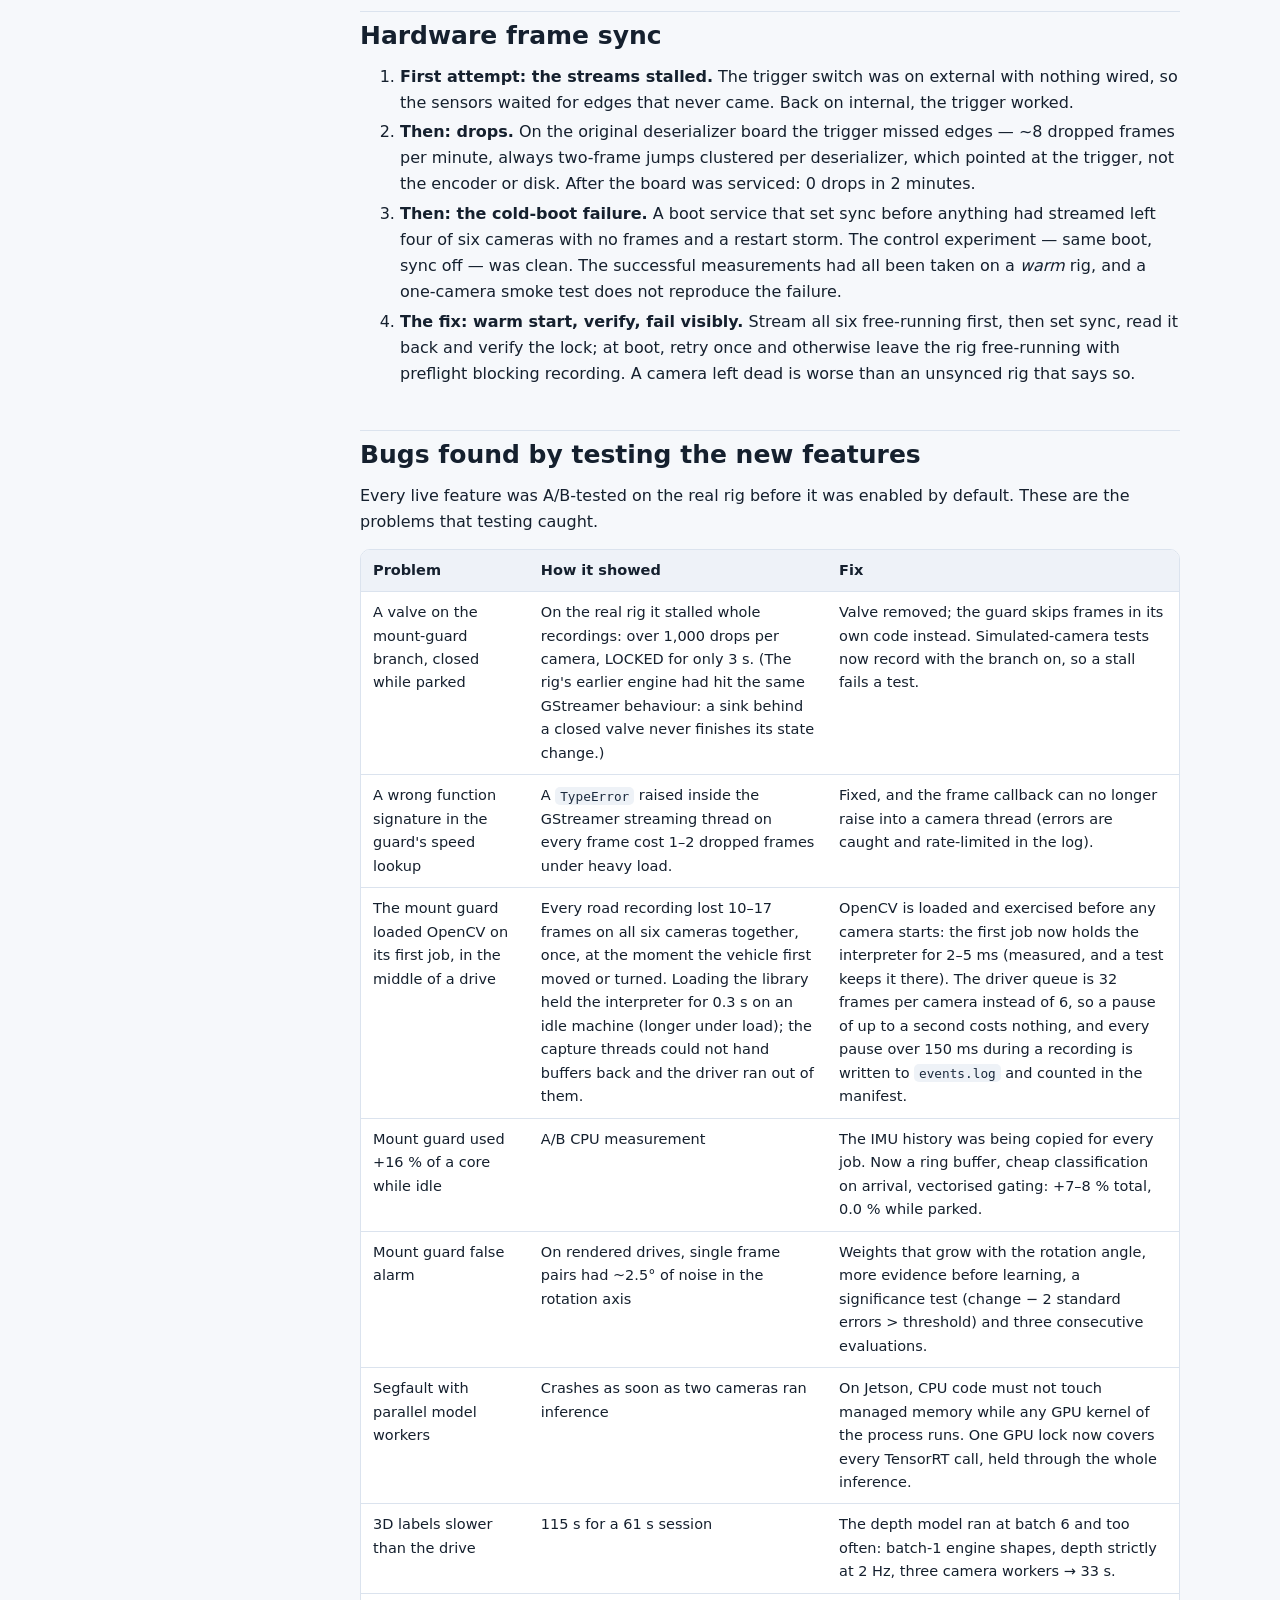
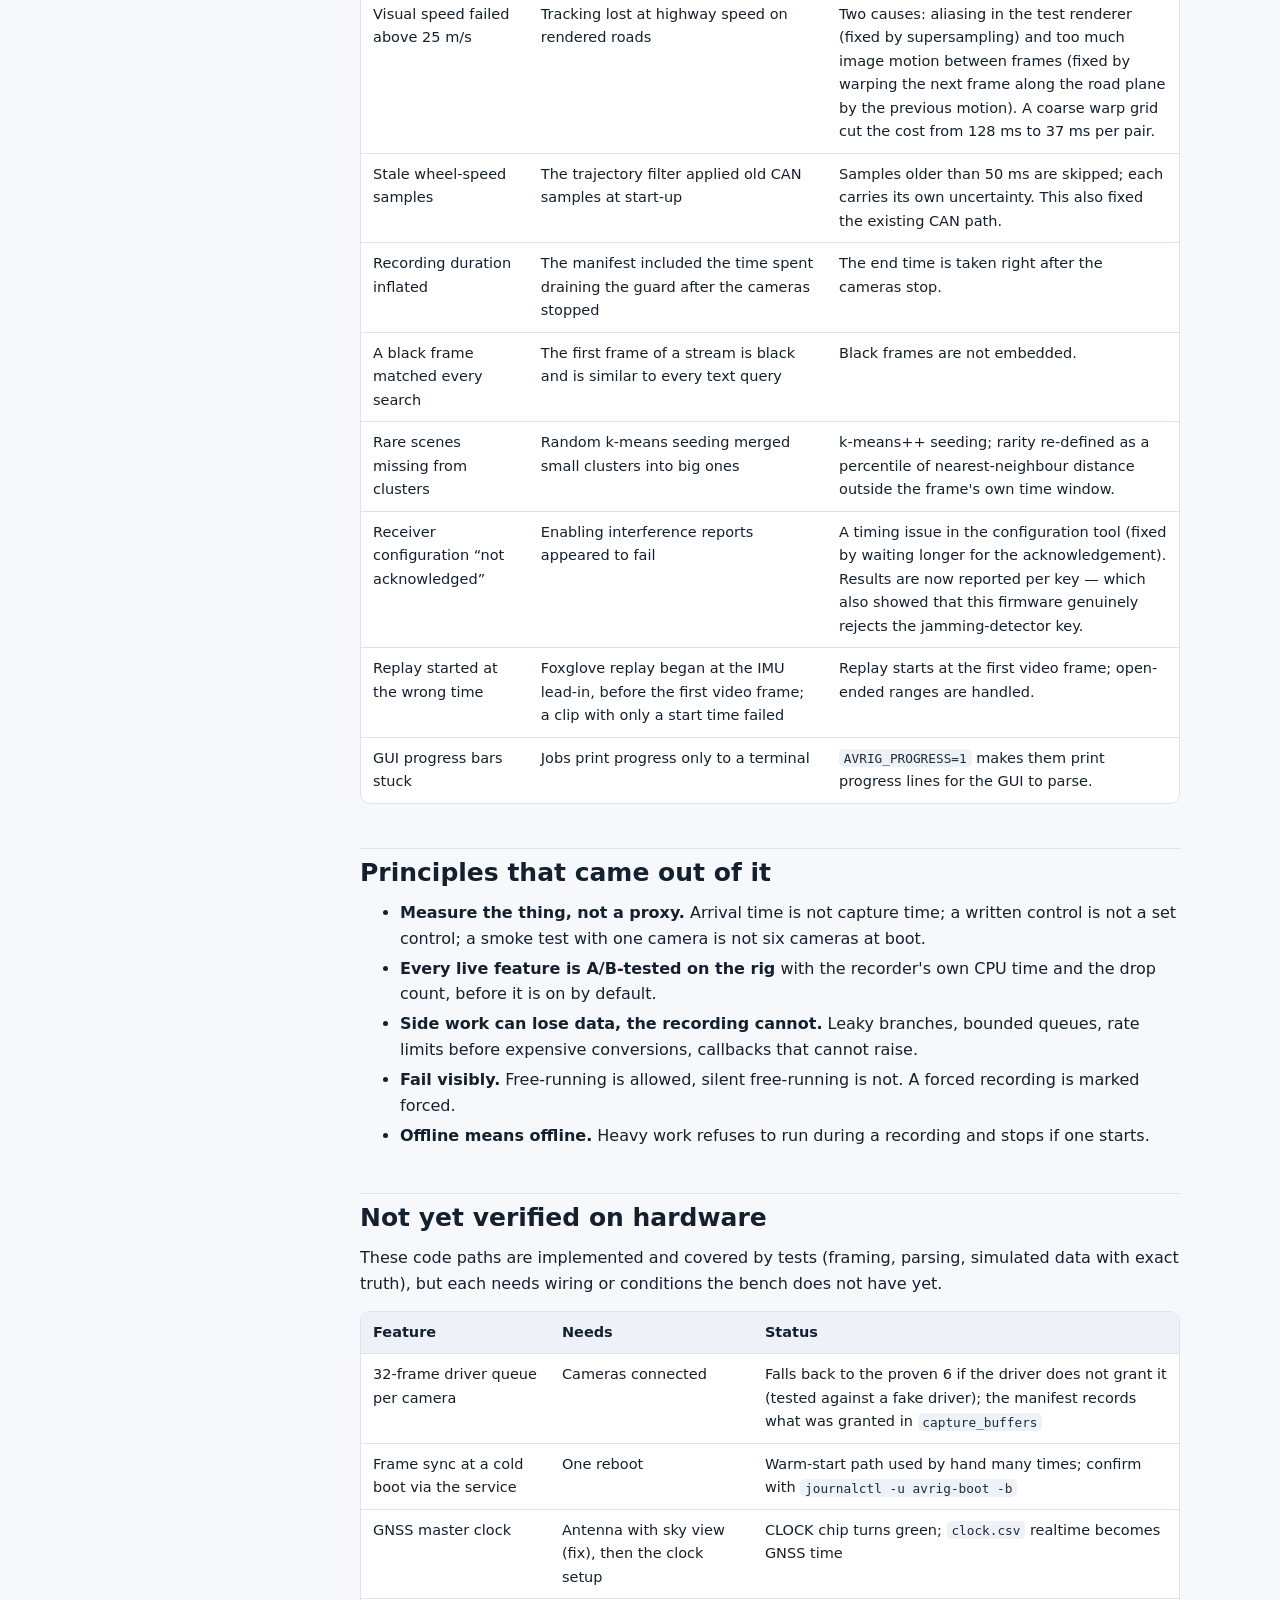
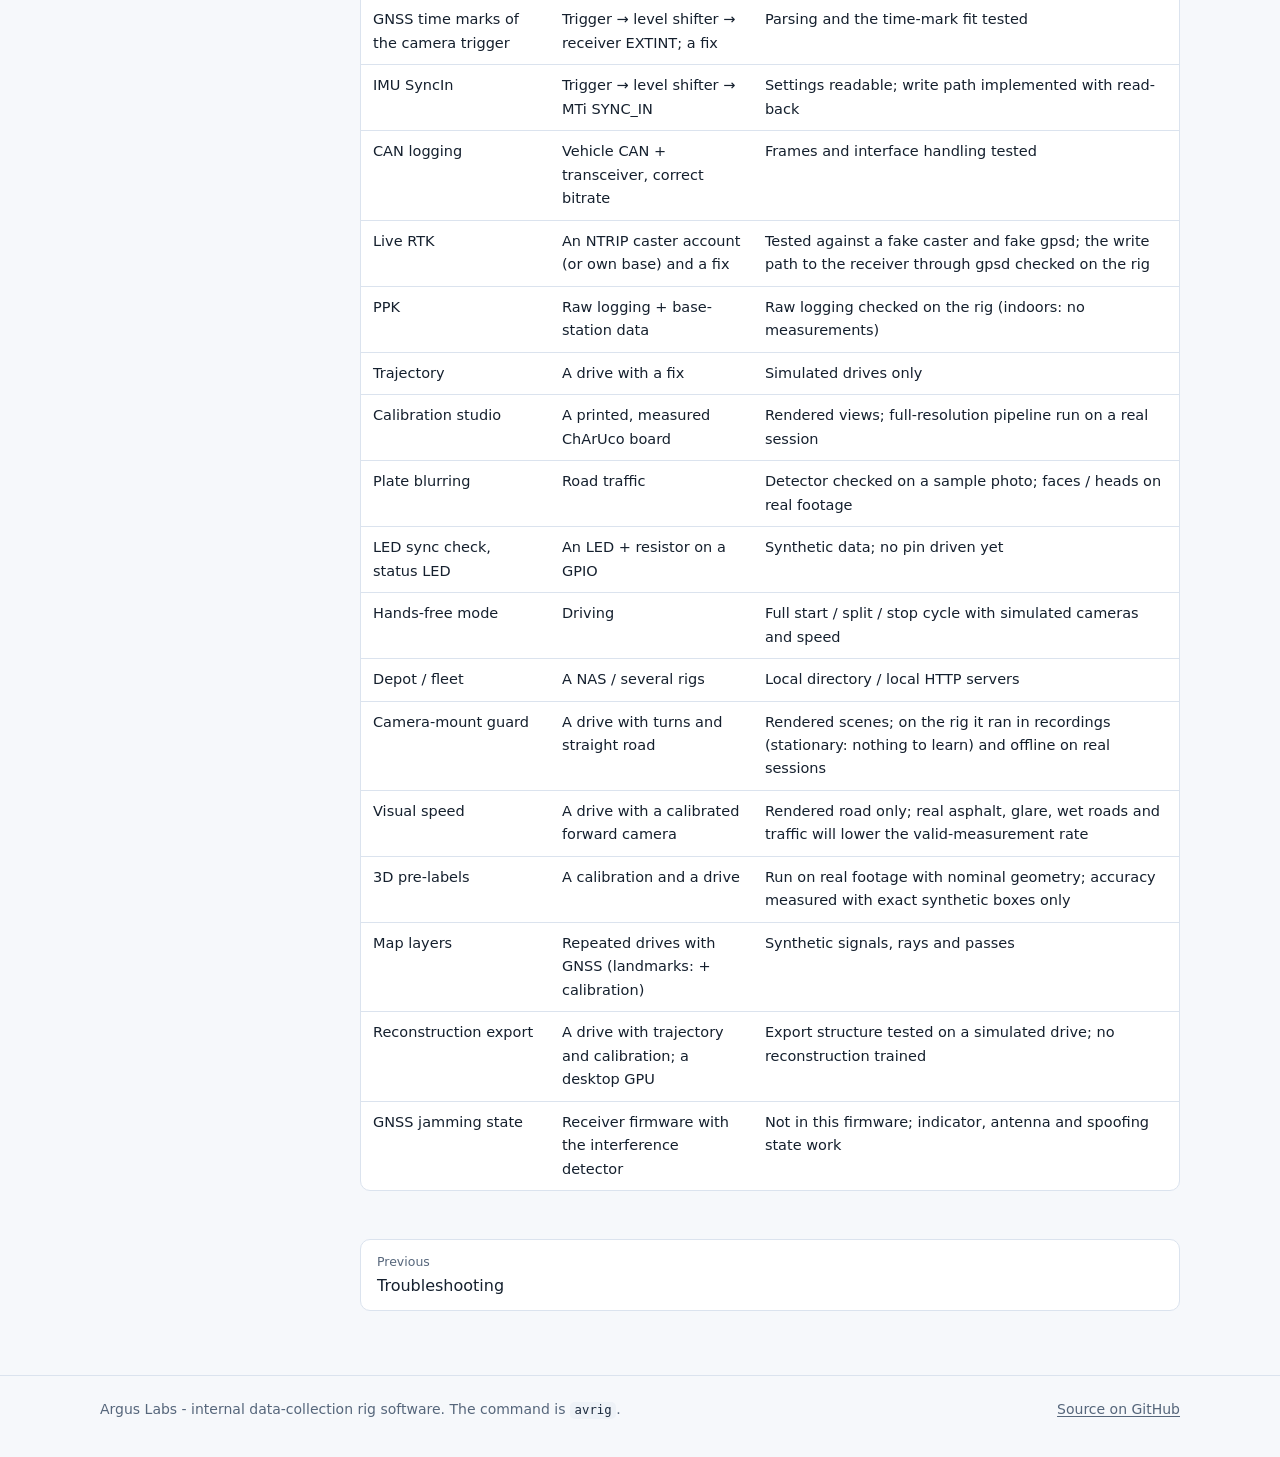
<file: docs/lessons.html>
<!doctype html>
<html lang="en">
<head>
<meta charset="utf-8">
<meta name="viewport" content="width=device-width, initial-scale=1">
<title>Engineering notes - Argus Labs</title>
<meta name="description" content="What it took to make the rig work: the problems found, how they were fixed, and what is still unverified.">
<meta name="color-scheme" content="light dark">
<link rel="icon" href="img/argus.svg" type="image/svg+xml">
<link rel="stylesheet" href="style.css">
</head>
<body>
<header class="top"><div class="top-inner">
<a class="brand" href="index.html"><img src="img/argus.svg" alt="" width="32" height="32">Argus Labs</a>
<nav class="site" aria-label="Documentation"><a href="index.html">Overview</a><a href="getting-started.html">Get started</a><a href="how-it-works.html">How it works</a><a href="features.html">Operator</a><a href="lab.html">AV lab</a><a href="performance.html">Performance</a><a href="cli.html">Commands</a><a href="troubleshooting.html">Troubleshooting</a><a href="lessons.html" aria-current="page">Eng. notes</a></nav>
<a class="gh" href="https://github.com/Sherin-SEF-AI/ArgusAV">GitHub</a>
</div></header>
<main><div class="doc"><aside class="toc"><b>On this page</b><a href="#bringing-up-the-hardware">Bringing up the hardware</a><a href="#timestamps-that-told-the-truth">Timestamps that told the truth</a><a href="#hardware-frame-sync">Hardware frame sync</a><a href="#bugs-found-by-testing-the-new-features">Bugs found by testing the new features</a><a href="#principles-that-came-out-of-it">Principles that came out of it</a><a href="#not-yet-verified-on-hardware">Not yet verified on hardware</a></aside><article class="content"><div class="kicker">Engineering notes</div>
<h1>What it took</h1>
<p class="lead">Most of the work on this rig was not writing features; it was finding out why something that looked fine was not. These are the problems the team hit, how each was found, and what changed. Several of them produce no error message at all.</p>

<h2 id="bringing-up-the-hardware">Bringing up the hardware</h2>
<dl class="defs">
  <dt>The vendor installer did not finish</dt>
  <dd>The camera driver installer failed in two places on this L4T release (a device-tree tool looking for DTBs in the wrong folder, and an abort part-way through). Both steps were completed by small repair scripts kept with the rig. The module autoload list also had to drop two modules that do not exist on Orin, because listing them fails the module-load service.</dd>
  <dt>A system update silently removed every camera</dt>
  <dd>An L4T package update overwrote the DTB the camera overlay was merged into, and replaced the vendor's patched camera modules. Fix: merge the overlay into a separately named DTB that no package owns, and a script that reinstalls and checks the modules.</dd>
  <dt>V4L2 lies about the format</dt>
  <dd>Asking for 2048 wide returns success and 1920. Every format is now read back and compared, not trusted.</dd>
  <dt>Node numbers move</dt>
  <dd><code>/dev/videoN</code> follows probe order; a webcam or one failed probe renumbers everything, and the bus path is shared by two nodes. Cameras are identified by the sensor's I²C bus and address in the device name, and physical positions are confirmed one lens at a time with <code>avrig wizard</code>.</dd>
  <dt>The deserializer board failed</dt>
  <dd>Both deserializers progressively stopped answering on their camera I²C buses over several days — a hardware fault that looked like a software regression. Reading the persistent kernel log across boots bounded when it started; the board was serviced.</dd>
  <dt>GNSS jammed by a USB 3 hub</dt>
  <dd>Zero satellites with the antenna “OK”. The receiver's RF report showed a pinned-low AGC and a jamming indicator of 190/255: USB 3 SuperSpeed noise on the L1 band. Moving the receiver off the hub fixed it — and is why Argus Labs now watches the receiver's RF report live.</dd>
  <dt>The PPS line never fired</dt>
  <dd>The GNSS timepulse is configured and the host GPIO interrupt is armed, but no edge has ever arrived (wiring or pin-mux). Meanwhile <code>/dev/pps0</code> is the kernel's synthetic test source: binding to it would have produced perfect, fictitious sync. Absolute time comes from NTP until the GNSS clock is installed with a fix.</dd>
</dl>

<h2 id="timestamps-that-told-the-truth">Timestamps that told the truth</h2>
<p>The single most important finding. Early capture tools used GStreamer's <code>v4l2src</code> and recorded “driver timestamps”. They did not: because the Tegra's TSC counts from power-on, <code>v4l2src</code> judged the stamps implausible and silently replaced them with dequeue time. On a quiet machine that looked fine (58 µs median spread); under load the same hardware read 0.3–0.6 ms median and 3.5–5 ms p95.</p>
<p>Reading the driver timestamps directly from six concurrent captures showed the truth: ~15 µs per-frame jitter and a 30 µs median spread. The capture core was rewritten to dequeue V4L2 buffers itself and hand GStreamer only the encoding, with the true capture time as PTS. Every sync number in this documentation comes from driver timestamps.</p>

<h2 id="hardware-frame-sync">Hardware frame sync</h2>
<ol>
  <li><strong>First attempt: the streams stalled.</strong> The trigger switch was on external with nothing wired, so the sensors waited for edges that never came. Back on internal, the trigger worked.</li>
  <li><strong>Then: drops.</strong> On the original deserializer board the trigger missed edges — ~8 dropped frames per minute, always two-frame jumps clustered per deserializer, which pointed at the trigger, not the encoder or disk. After the board was serviced: 0 drops in 2 minutes.</li>
  <li><strong>Then: the cold-boot failure.</strong> A boot service that set sync before anything had streamed left four of six cameras with no frames and a restart storm. The control experiment — same boot, sync off — was clean. The successful measurements had all been taken on a <em>warm</em> rig, and a one-camera smoke test does not reproduce the failure.</li>
  <li><strong>The fix: warm start, verify, fail visibly.</strong> Stream all six free-running first, then set sync, read it back and verify the lock; at boot, retry once and otherwise leave the rig free-running with preflight blocking recording. A camera left dead is worse than an unsynced rig that says so.</li>
</ol>

<h2 id="bugs-found-by-testing-the-new-features">Bugs found by testing the new features</h2>
<p>Every live feature was A/B-tested on the real rig before it was enabled by default. These are the problems that testing caught.</p>
<div class="table"><table>
<tr><th>Problem</th><th>How it showed</th><th>Fix</th></tr>
<tr><td>A valve on the mount-guard branch, closed while parked</td><td>On the real rig it stalled whole recordings: over 1,000 drops per camera, LOCKED for only 3 s. (The rig's earlier engine had hit the same GStreamer behaviour: a sink behind a closed valve never finishes its state change.)</td><td>Valve removed; the guard skips frames in its own code instead. Simulated-camera tests now record with the branch on, so a stall fails a test.</td></tr>
<tr><td>A wrong function signature in the guard's speed lookup</td><td>A <code>TypeError</code> raised inside the GStreamer streaming thread on every frame cost 1–2 dropped frames under heavy load.</td><td>Fixed, and the frame callback can no longer raise into a camera thread (errors are caught and rate-limited in the log).</td></tr>
<tr><td>The mount guard loaded OpenCV on its first job, in the middle of a drive</td><td>Every road recording lost 10–17 frames on all six cameras together, once, at the moment the vehicle first moved or turned. Loading the library held the interpreter for 0.3 s on an idle machine (longer under load); the capture threads could not hand buffers back and the driver ran out of them.</td><td>OpenCV is loaded and exercised before any camera starts: the first job now holds the interpreter for 2–5 ms (measured, and a test keeps it there). The driver queue is 32 frames per camera instead of 6, so a pause of up to a second costs nothing, and every pause over 150 ms during a recording is written to <code>events.log</code> and counted in the manifest.</td></tr>
<tr><td>Mount guard used +16 % of a core while idle</td><td>A/B CPU measurement</td><td>The IMU history was being copied for every job. Now a ring buffer, cheap classification on arrival, vectorised gating: +7–8 % total, 0.0 % while parked.</td></tr>
<tr><td>Mount guard false alarm</td><td>On rendered drives, single frame pairs had ~2.5° of noise in the rotation axis</td><td>Weights that grow with the rotation angle, more evidence before learning, a significance test (change − 2 standard errors &gt; threshold) and three consecutive evaluations.</td></tr>
<tr><td>Segfault with parallel model workers</td><td>Crashes as soon as two cameras ran inference</td><td>On Jetson, CPU code must not touch managed memory while any GPU kernel of the process runs. One GPU lock now covers every TensorRT call, held through the whole inference.</td></tr>
<tr><td>3D labels slower than the drive</td><td>115 s for a 61 s session</td><td>The depth model ran at batch 6 and too often: batch-1 engine shapes, depth strictly at 2 Hz, three camera workers → 33 s.</td></tr>
<tr><td>Visual speed failed above 25 m/s</td><td>Tracking lost at highway speed on rendered roads</td><td>Two causes: aliasing in the test renderer (fixed by supersampling) and too much image motion between frames (fixed by warping the next frame along the road plane by the previous motion). A coarse warp grid cut the cost from 128 ms to 37 ms per pair.</td></tr>
<tr><td>Stale wheel-speed samples</td><td>The trajectory filter applied old CAN samples at start-up</td><td>Samples older than 50 ms are skipped; each carries its own uncertainty. This also fixed the existing CAN path.</td></tr>
<tr><td>Recording duration inflated</td><td>The manifest included the time spent draining the guard after the cameras stopped</td><td>The end time is taken right after the cameras stop.</td></tr>
<tr><td>A black frame matched every search</td><td>The first frame of a stream is black and is similar to every text query</td><td>Black frames are not embedded.</td></tr>
<tr><td>Rare scenes missing from clusters</td><td>Random k-means seeding merged small clusters into big ones</td><td>k-means++ seeding; rarity re-defined as a percentile of nearest-neighbour distance outside the frame's own time window.</td></tr>
<tr><td>Receiver configuration “not acknowledged”</td><td>Enabling interference reports appeared to fail</td><td>A timing issue in the configuration tool (fixed by waiting longer for the acknowledgement). Results are now reported per key — which also showed that this firmware genuinely rejects the jamming-detector key.</td></tr>
<tr><td>Replay started at the wrong time</td><td>Foxglove replay began at the IMU lead-in, before the first video frame; a clip with only a start time failed</td><td>Replay starts at the first video frame; open-ended ranges are handled.</td></tr>
<tr><td>GUI progress bars stuck</td><td>Jobs print progress only to a terminal</td><td><code>AVRIG_PROGRESS=1</code> makes them print progress lines for the GUI to parse.</td></tr>
</table></div>

<h2 id="principles-that-came-out-of-it">Principles that came out of it</h2>
<ul>
  <li><strong>Measure the thing, not a proxy.</strong> Arrival time is not capture time; a written control is not a set control; a smoke test with one camera is not six cameras at boot.</li>
  <li><strong>Every live feature is A/B-tested on the rig</strong> with the recorder's own CPU time and the drop count, before it is on by default.</li>
  <li><strong>Side work can lose data, the recording cannot.</strong> Leaky branches, bounded queues, rate limits before expensive conversions, callbacks that cannot raise.</li>
  <li><strong>Fail visibly.</strong> Free-running is allowed, silent free-running is not. A forced recording is marked forced.</li>
  <li><strong>Offline means offline.</strong> Heavy work refuses to run during a recording and stops if one starts.</li>
</ul>

<h2 id="not-yet-verified-on-hardware">Not yet verified on hardware</h2>
<p>These code paths are implemented and covered by tests (framing, parsing, simulated data with exact truth), but each needs wiring or conditions the bench does not have yet.</p>
<div class="table"><table>
<tr><th>Feature</th><th>Needs</th><th>Status</th></tr>
<tr><td>32-frame driver queue per camera</td><td>Cameras connected</td><td>Falls back to the proven 6 if the driver does not grant it (tested against a fake driver); the manifest records what was granted in <code>capture_buffers</code></td></tr>
<tr><td>Frame sync at a cold boot via the service</td><td>One reboot</td><td>Warm-start path used by hand many times; confirm with <code>journalctl -u avrig-boot -b</code></td></tr>
<tr><td>GNSS master clock</td><td>Antenna with sky view (fix), then the clock setup</td><td>CLOCK chip turns green; <code>clock.csv</code> realtime becomes GNSS time</td></tr>
<tr><td>GNSS time marks of the camera trigger</td><td>Trigger → level shifter → receiver EXTINT; a fix</td><td>Parsing and the time-mark fit tested</td></tr>
<tr><td>IMU SyncIn</td><td>Trigger → level shifter → MTi SYNC_IN</td><td>Settings readable; write path implemented with read-back</td></tr>
<tr><td>CAN logging</td><td>Vehicle CAN + transceiver, correct bitrate</td><td>Frames and interface handling tested</td></tr>
<tr><td>Live RTK</td><td>An NTRIP caster account (or own base) and a fix</td><td>Tested against a fake caster and fake gpsd; the write path to the receiver through gpsd checked on the rig</td></tr>
<tr><td>PPK</td><td>Raw logging + base-station data</td><td>Raw logging checked on the rig (indoors: no measurements)</td></tr>
<tr><td>Trajectory</td><td>A drive with a fix</td><td>Simulated drives only</td></tr>
<tr><td>Calibration studio</td><td>A printed, measured ChArUco board</td><td>Rendered views; full-resolution pipeline run on a real session</td></tr>
<tr><td>Plate blurring</td><td>Road traffic</td><td>Detector checked on a sample photo; faces / heads on real footage</td></tr>
<tr><td>LED sync check, status LED</td><td>An LED + resistor on a GPIO</td><td>Synthetic data; no pin driven yet</td></tr>
<tr><td>Hands-free mode</td><td>Driving</td><td>Full start / split / stop cycle with simulated cameras and speed</td></tr>
<tr><td>Depot / fleet</td><td>A NAS / several rigs</td><td>Local directory / local HTTP servers</td></tr>
<tr><td>Camera-mount guard</td><td>A drive with turns and straight road</td><td>Rendered scenes; on the rig it ran in recordings (stationary: nothing to learn) and offline on real sessions</td></tr>
<tr><td>Visual speed</td><td>A drive with a calibrated forward camera</td><td>Rendered road only; real asphalt, glare, wet roads and traffic will lower the valid-measurement rate</td></tr>
<tr><td>3D pre-labels</td><td>A calibration and a drive</td><td>Run on real footage with nominal geometry; accuracy measured with exact synthetic boxes only</td></tr>
<tr><td>Map layers</td><td>Repeated drives with GNSS (landmarks: + calibration)</td><td>Synthetic signals, rays and passes</td></tr>
<tr><td>Reconstruction export</td><td>A drive with trajectory and calibration; a desktop GPU</td><td>Export structure tested on a simulated drive; no reconstruction trained</td></tr>
<tr><td>GNSS jamming state</td><td>Receiver firmware with the interference detector</td><td>Not in this firmware; indicator, antenna and spoofing state work</td></tr>
</table></div>
<div class="pager"><a href="troubleshooting.html"><small>Previous</small>Troubleshooting</a></div></article></div></main>
<footer><div class="inner">
<span>Argus Labs - internal data-collection rig software. The command is <code>avrig</code>.</span>
<span><a href="https://github.com/Sherin-SEF-AI/ArgusAV">Source on GitHub</a></span>
</div></footer>
</body>
</html>
</file>
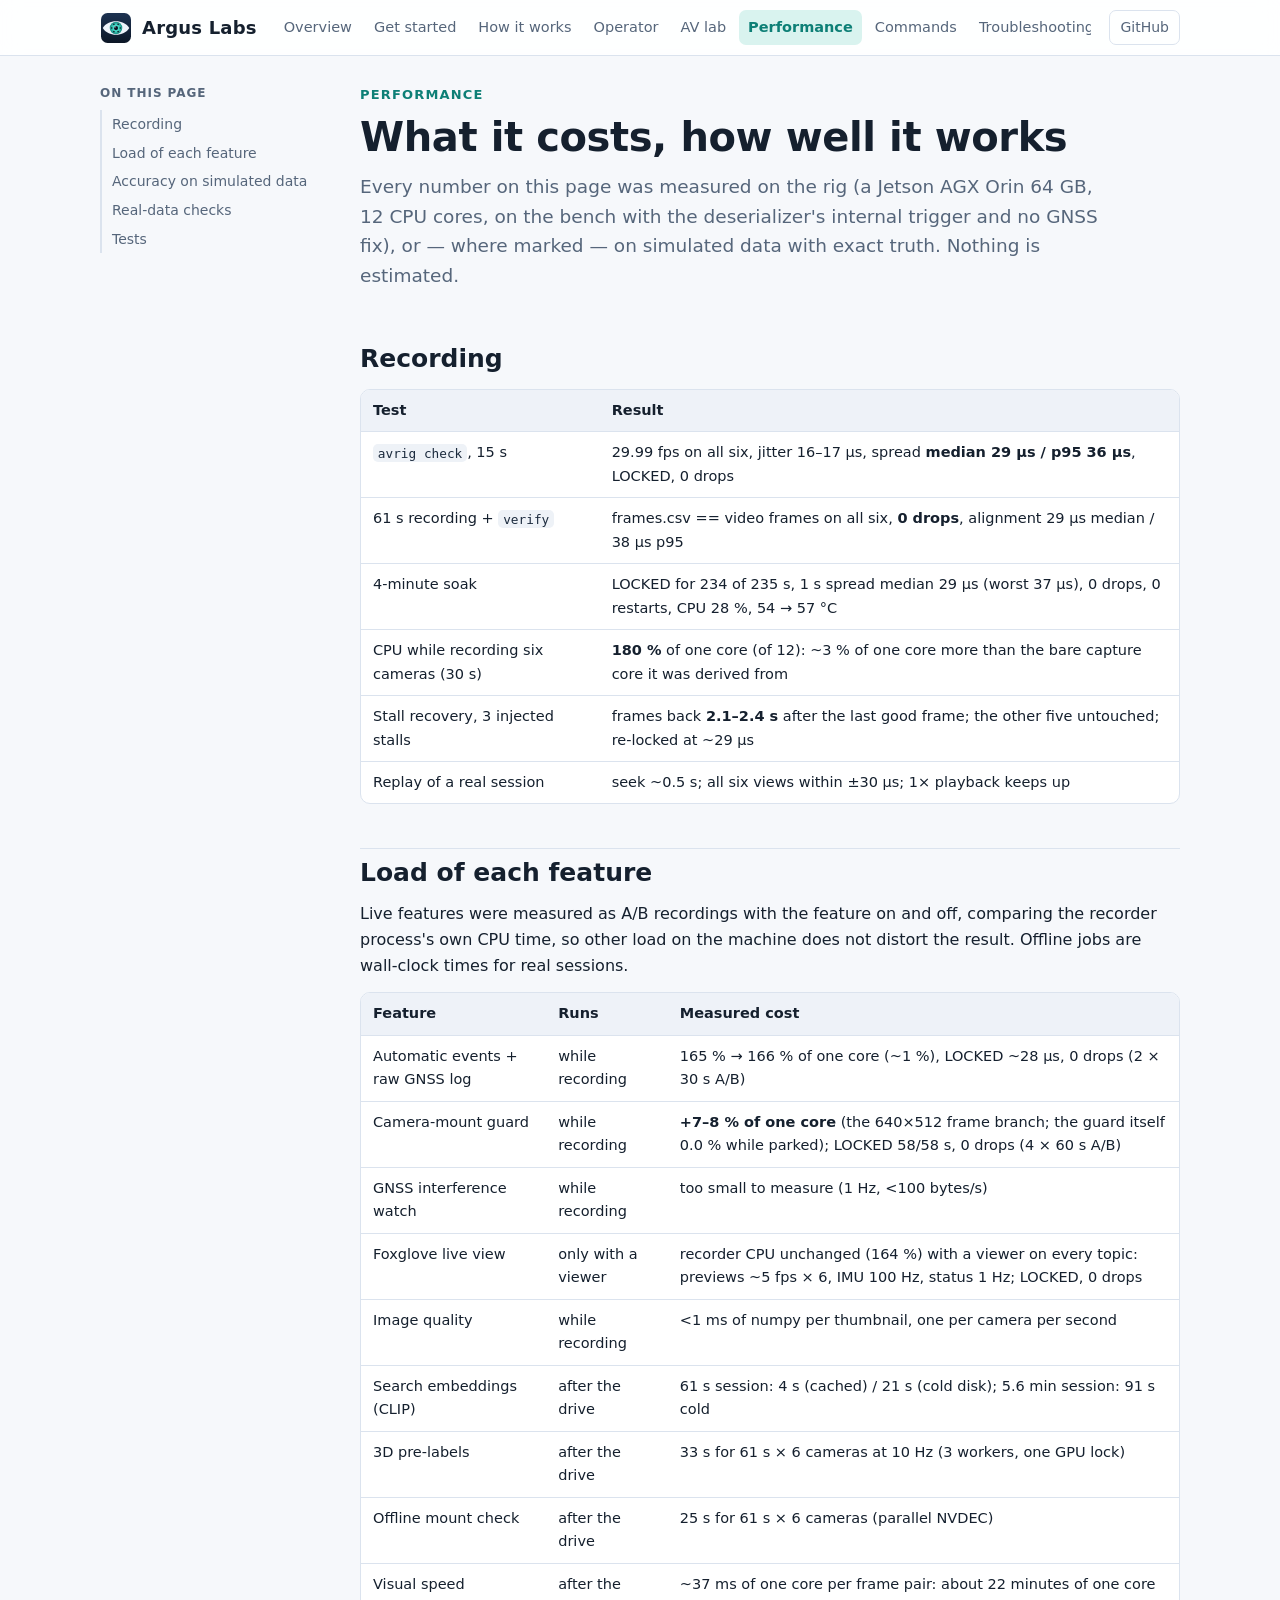
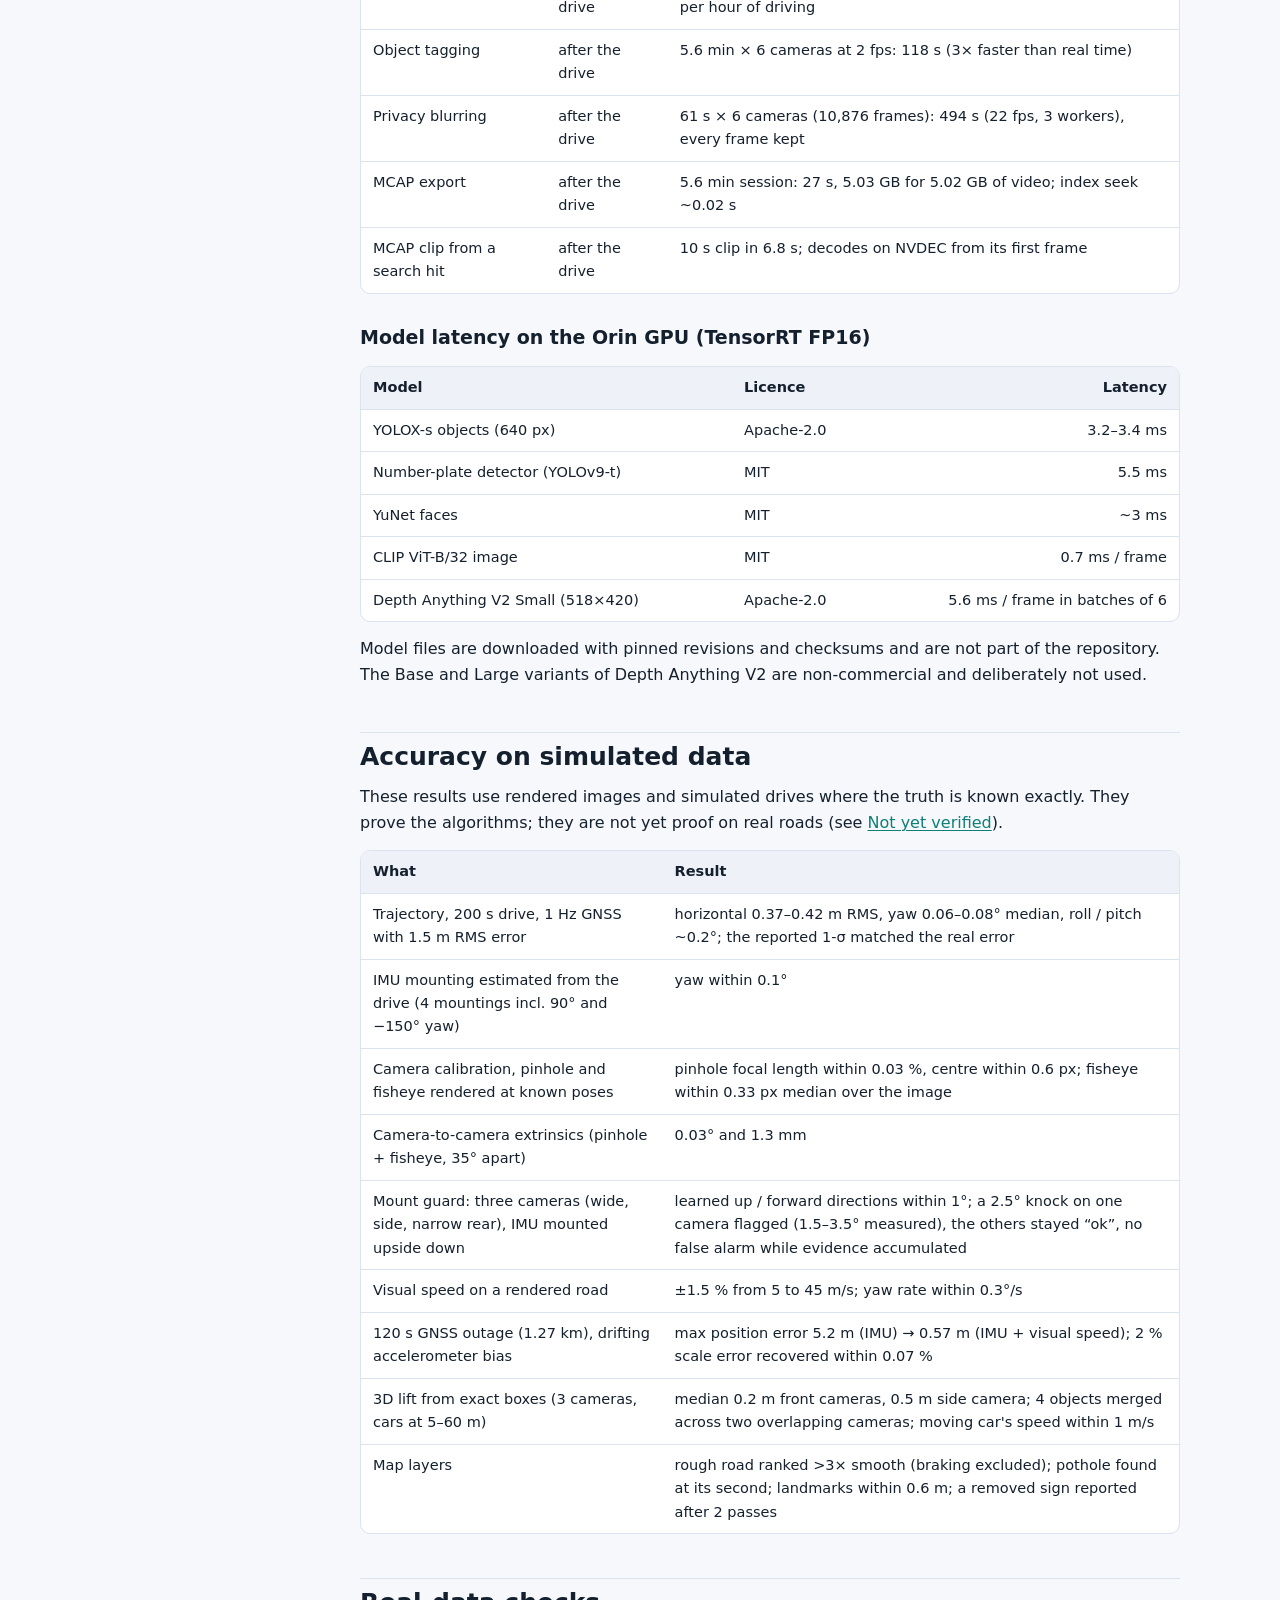
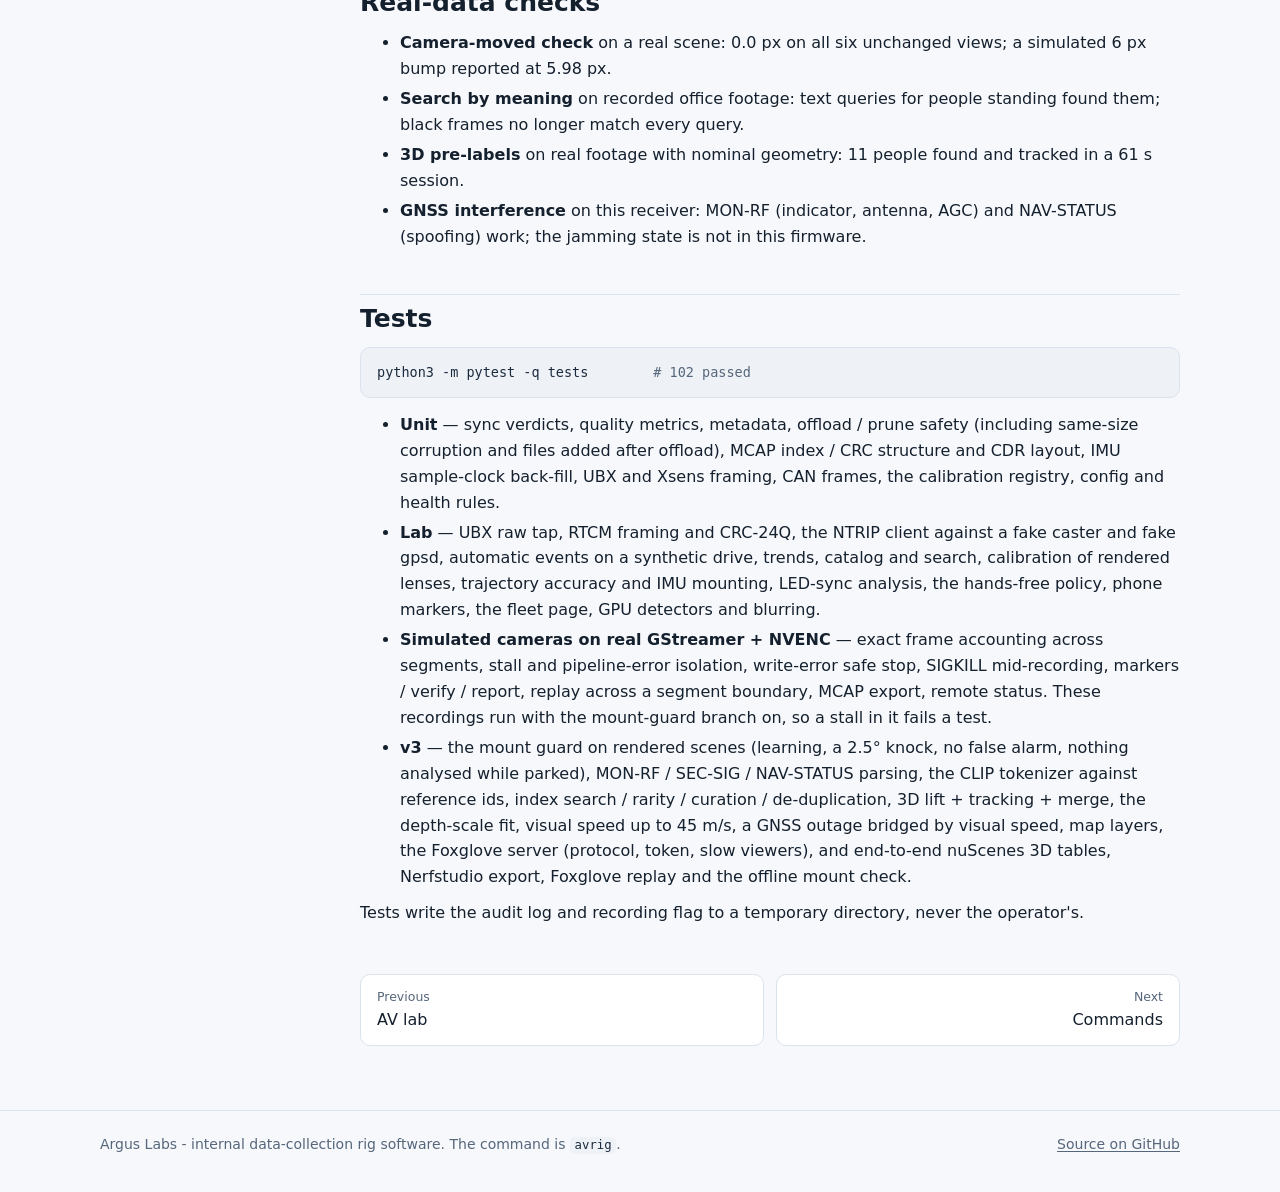
<file: docs/performance.html>
<!doctype html>
<html lang="en">
<head>
<meta charset="utf-8">
<meta name="viewport" content="width=device-width, initial-scale=1">
<title>Performance and accuracy - Argus Labs</title>
<meta name="description" content="Measured load of every feature on the Jetson, simulated accuracy, and the test suite.">
<meta name="color-scheme" content="light dark">
<link rel="icon" href="img/argus.svg" type="image/svg+xml">
<link rel="stylesheet" href="style.css">
</head>
<body>
<header class="top"><div class="top-inner">
<a class="brand" href="index.html"><img src="img/argus.svg" alt="" width="32" height="32">Argus Labs</a>
<nav class="site" aria-label="Documentation"><a href="index.html">Overview</a><a href="getting-started.html">Get started</a><a href="how-it-works.html">How it works</a><a href="features.html">Operator</a><a href="lab.html">AV lab</a><a href="performance.html" aria-current="page">Performance</a><a href="cli.html">Commands</a><a href="troubleshooting.html">Troubleshooting</a><a href="lessons.html">Eng. notes</a></nav>
<a class="gh" href="https://github.com/Sherin-SEF-AI/ArgusAV">GitHub</a>
</div></header>
<main><div class="doc"><aside class="toc"><b>On this page</b><a href="#recording">Recording</a><a href="#load-of-each-feature">Load of each feature</a><a href="#accuracy-on-simulated-data">Accuracy on simulated data</a><a href="#real-data-checks">Real-data checks</a><a href="#tests">Tests</a></aside><article class="content"><div class="kicker">Performance</div>
<h1>What it costs, how well it works</h1>
<p class="lead">Every number on this page was measured on the rig (a Jetson AGX Orin 64 GB, 12 CPU cores, on the bench with the deserializer's internal trigger and no GNSS fix), or — where marked — on simulated data with exact truth. Nothing is estimated.</p>

<h2 id="recording">Recording</h2>
<div class="table"><table>
<tr><th>Test</th><th>Result</th></tr>
<tr><td><code>avrig check</code>, 15 s</td><td>29.99 fps on all six, jitter 16–17 µs, spread <strong>median 29 µs / p95 36 µs</strong>, LOCKED, 0 drops</td></tr>
<tr><td>61 s recording + <code>verify</code></td><td>frames.csv == video frames on all six, <strong>0 drops</strong>, alignment 29 µs median / 38 µs p95</td></tr>
<tr><td>4-minute soak</td><td>LOCKED for 234 of 235 s, 1 s spread median 29 µs (worst 37 µs), 0 drops, 0 restarts, CPU 28 %, 54 → 57 °C</td></tr>
<tr><td>CPU while recording six cameras (30 s)</td><td><strong>180 %</strong> of one core (of 12): ~3 % of one core more than the bare capture core it was derived from</td></tr>
<tr><td>Stall recovery, 3 injected stalls</td><td>frames back <strong>2.1–2.4 s</strong> after the last good frame; the other five untouched; re-locked at ~29 µs</td></tr>
<tr><td>Replay of a real session</td><td>seek ~0.5 s; all six views within ±30 µs; 1× playback keeps up</td></tr>
</table></div>

<h2 id="load-of-each-feature">Load of each feature</h2>
<p>Live features were measured as A/B recordings with the feature on and off, comparing the recorder process's own CPU time, so other load on the machine does not distort the result. Offline jobs are wall-clock times for real sessions.</p>
<div class="table"><table>
<tr><th>Feature</th><th>Runs</th><th>Measured cost</th></tr>
<tr><td>Automatic events + raw GNSS log</td><td>while recording</td><td>165 % → 166 % of one core (~1 %), LOCKED ~28 µs, 0 drops (2 × 30 s A/B)</td></tr>
<tr><td>Camera-mount guard</td><td>while recording</td><td><strong>+7–8 % of one core</strong> (the 640×512 frame branch; the guard itself 0.0 % while parked); LOCKED 58/58 s, 0 drops (4 × 60 s A/B)</td></tr>
<tr><td>GNSS interference watch</td><td>while recording</td><td>too small to measure (1 Hz, &lt;100 bytes/s)</td></tr>
<tr><td>Foxglove live view</td><td>only with a viewer</td><td>recorder CPU unchanged (164 %) with a viewer on every topic: previews ~5 fps × 6, IMU 100 Hz, status 1 Hz; LOCKED, 0 drops</td></tr>
<tr><td>Image quality</td><td>while recording</td><td>&lt;1 ms of numpy per thumbnail, one per camera per second</td></tr>
<tr><td>Search embeddings (CLIP)</td><td>after the drive</td><td>61 s session: 4 s (cached) / 21 s (cold disk); 5.6 min session: 91 s cold</td></tr>
<tr><td>3D pre-labels</td><td>after the drive</td><td>33 s for 61 s × 6 cameras at 10 Hz (3 workers, one GPU lock)</td></tr>
<tr><td>Offline mount check</td><td>after the drive</td><td>25 s for 61 s × 6 cameras (parallel NVDEC)</td></tr>
<tr><td>Visual speed</td><td>after the drive</td><td>~37 ms of one core per frame pair: about 22 minutes of one core per hour of driving</td></tr>
<tr><td>Object tagging</td><td>after the drive</td><td>5.6 min × 6 cameras at 2 fps: 118 s (3× faster than real time)</td></tr>
<tr><td>Privacy blurring</td><td>after the drive</td><td>61 s × 6 cameras (10,876 frames): 494 s (22 fps, 3 workers), every frame kept</td></tr>
<tr><td>MCAP export</td><td>after the drive</td><td>5.6 min session: 27 s, 5.03 GB for 5.02 GB of video; index seek ~0.02 s</td></tr>
<tr><td>MCAP clip from a search hit</td><td>after the drive</td><td>10 s clip in 6.8 s; decodes on NVDEC from its first frame</td></tr>
</table></div>

<h3>Model latency on the Orin GPU (TensorRT FP16)</h3>
<div class="table"><table>
<tr><th>Model</th><th>Licence</th><th class="num">Latency</th></tr>
<tr><td>YOLOX-s objects (640 px)</td><td>Apache-2.0</td><td class="num">3.2–3.4 ms</td></tr>
<tr><td>Number-plate detector (YOLOv9-t)</td><td>MIT</td><td class="num">5.5 ms</td></tr>
<tr><td>YuNet faces</td><td>MIT</td><td class="num">~3 ms</td></tr>
<tr><td>CLIP ViT-B/32 image</td><td>MIT</td><td class="num">0.7 ms / frame</td></tr>
<tr><td>Depth Anything V2 Small (518×420)</td><td>Apache-2.0</td><td class="num">5.6 ms / frame in batches of 6</td></tr>
</table></div>
<p>Model files are downloaded with pinned revisions and checksums and are not part of the repository. The Base and Large variants of Depth Anything V2 are non-commercial and deliberately not used.</p>

<h2 id="accuracy-on-simulated-data">Accuracy on simulated data</h2>
<p>These results use rendered images and simulated drives where the truth is known exactly. They prove the algorithms; they are not yet proof on real roads (see <a href="lessons.html#not-yet-verified-on-hardware">Not yet verified</a>).</p>
<div class="table"><table>
<tr><th>What</th><th>Result</th></tr>
<tr><td>Trajectory, 200 s drive, 1 Hz GNSS with 1.5 m RMS error</td><td>horizontal 0.37–0.42 m RMS, yaw 0.06–0.08° median, roll / pitch ~0.2°; the reported 1-σ matched the real error</td></tr>
<tr><td>IMU mounting estimated from the drive (4 mountings incl. 90° and −150° yaw)</td><td>yaw within 0.1°</td></tr>
<tr><td>Camera calibration, pinhole and fisheye rendered at known poses</td><td>pinhole focal length within 0.03 %, centre within 0.6 px; fisheye within 0.33 px median over the image</td></tr>
<tr><td>Camera-to-camera extrinsics (pinhole + fisheye, 35° apart)</td><td>0.03° and 1.3 mm</td></tr>
<tr><td>Mount guard: three cameras (wide, side, narrow rear), IMU mounted upside down</td><td>learned up / forward directions within 1°; a 2.5° knock on one camera flagged (1.5–3.5° measured), the others stayed “ok”, no false alarm while evidence accumulated</td></tr>
<tr><td>Visual speed on a rendered road</td><td>±1.5 % from 5 to 45 m/s; yaw rate within 0.3°/s</td></tr>
<tr><td>120 s GNSS outage (1.27 km), drifting accelerometer bias</td><td>max position error 5.2 m (IMU) → 0.57 m (IMU + visual speed); 2 % scale error recovered within 0.07 %</td></tr>
<tr><td>3D lift from exact boxes (3 cameras, cars at 5–60 m)</td><td>median 0.2 m front cameras, 0.5 m side camera; 4 objects merged across two overlapping cameras; moving car's speed within 1 m/s</td></tr>
<tr><td>Map layers</td><td>rough road ranked &gt;3× smooth (braking excluded); pothole found at its second; landmarks within 0.6 m; a removed sign reported after 2 passes</td></tr>
</table></div>

<h2 id="real-data-checks">Real-data checks</h2>
<ul>
  <li><strong>Camera-moved check</strong> on a real scene: 0.0 px on all six unchanged views; a simulated 6 px bump reported at 5.98 px.</li>
  <li><strong>Search by meaning</strong> on recorded office footage: text queries for people standing found them; black frames no longer match every query.</li>
  <li><strong>3D pre-labels</strong> on real footage with nominal geometry: 11 people found and tracked in a 61 s session.</li>
  <li><strong>GNSS interference</strong> on this receiver: MON-RF (indicator, antenna, AGC) and NAV-STATUS (spoofing) work; the jamming state is not in this firmware.</li>
</ul>

<h2 id="tests">Tests</h2>
<pre><code>python3 -m pytest -q tests        <span class="c"># 102 passed</span></code></pre>
<ul>
  <li><strong>Unit</strong> — sync verdicts, quality metrics, metadata, offload / prune safety (including same-size corruption and files added after offload), MCAP index / CRC structure and CDR layout, IMU sample-clock back-fill, UBX and Xsens framing, CAN frames, the calibration registry, config and health rules.</li>
  <li><strong>Lab</strong> — UBX raw tap, RTCM framing and CRC-24Q, the NTRIP client against a fake caster and fake gpsd, automatic events on a synthetic drive, trends, catalog and search, calibration of rendered lenses, trajectory accuracy and IMU mounting, LED-sync analysis, the hands-free policy, phone markers, the fleet page, GPU detectors and blurring.</li>
  <li><strong>Simulated cameras on real GStreamer + NVENC</strong> — exact frame accounting across segments, stall and pipeline-error isolation, write-error safe stop, SIGKILL mid-recording, markers / verify / report, replay across a segment boundary, MCAP export, remote status. These recordings run with the mount-guard branch on, so a stall in it fails a test.</li>
  <li><strong>v3</strong> — the mount guard on rendered scenes (learning, a 2.5° knock, no false alarm, nothing analysed while parked), MON-RF / SEC-SIG / NAV-STATUS parsing, the CLIP tokenizer against reference ids, index search / rarity / curation / de-duplication, 3D lift + tracking + merge, the depth-scale fit, visual speed up to 45 m/s, a GNSS outage bridged by visual speed, map layers, the Foxglove server (protocol, token, slow viewers), and end-to-end nuScenes 3D tables, Nerfstudio export, Foxglove replay and the offline mount check.</li>
</ul>
<p>Tests write the audit log and recording flag to a temporary directory, never the operator's.</p>
<div class="pager"><a href="lab.html"><small>Previous</small>AV lab</a><a class="next" href="cli.html"><small>Next</small>Commands</a></div></article></div></main>
<footer><div class="inner">
<span>Argus Labs - internal data-collection rig software. The command is <code>avrig</code>.</span>
<span><a href="https://github.com/Sherin-SEF-AI/ArgusAV">Source on GitHub</a></span>
</div></footer>
</body>
</html>
</file>
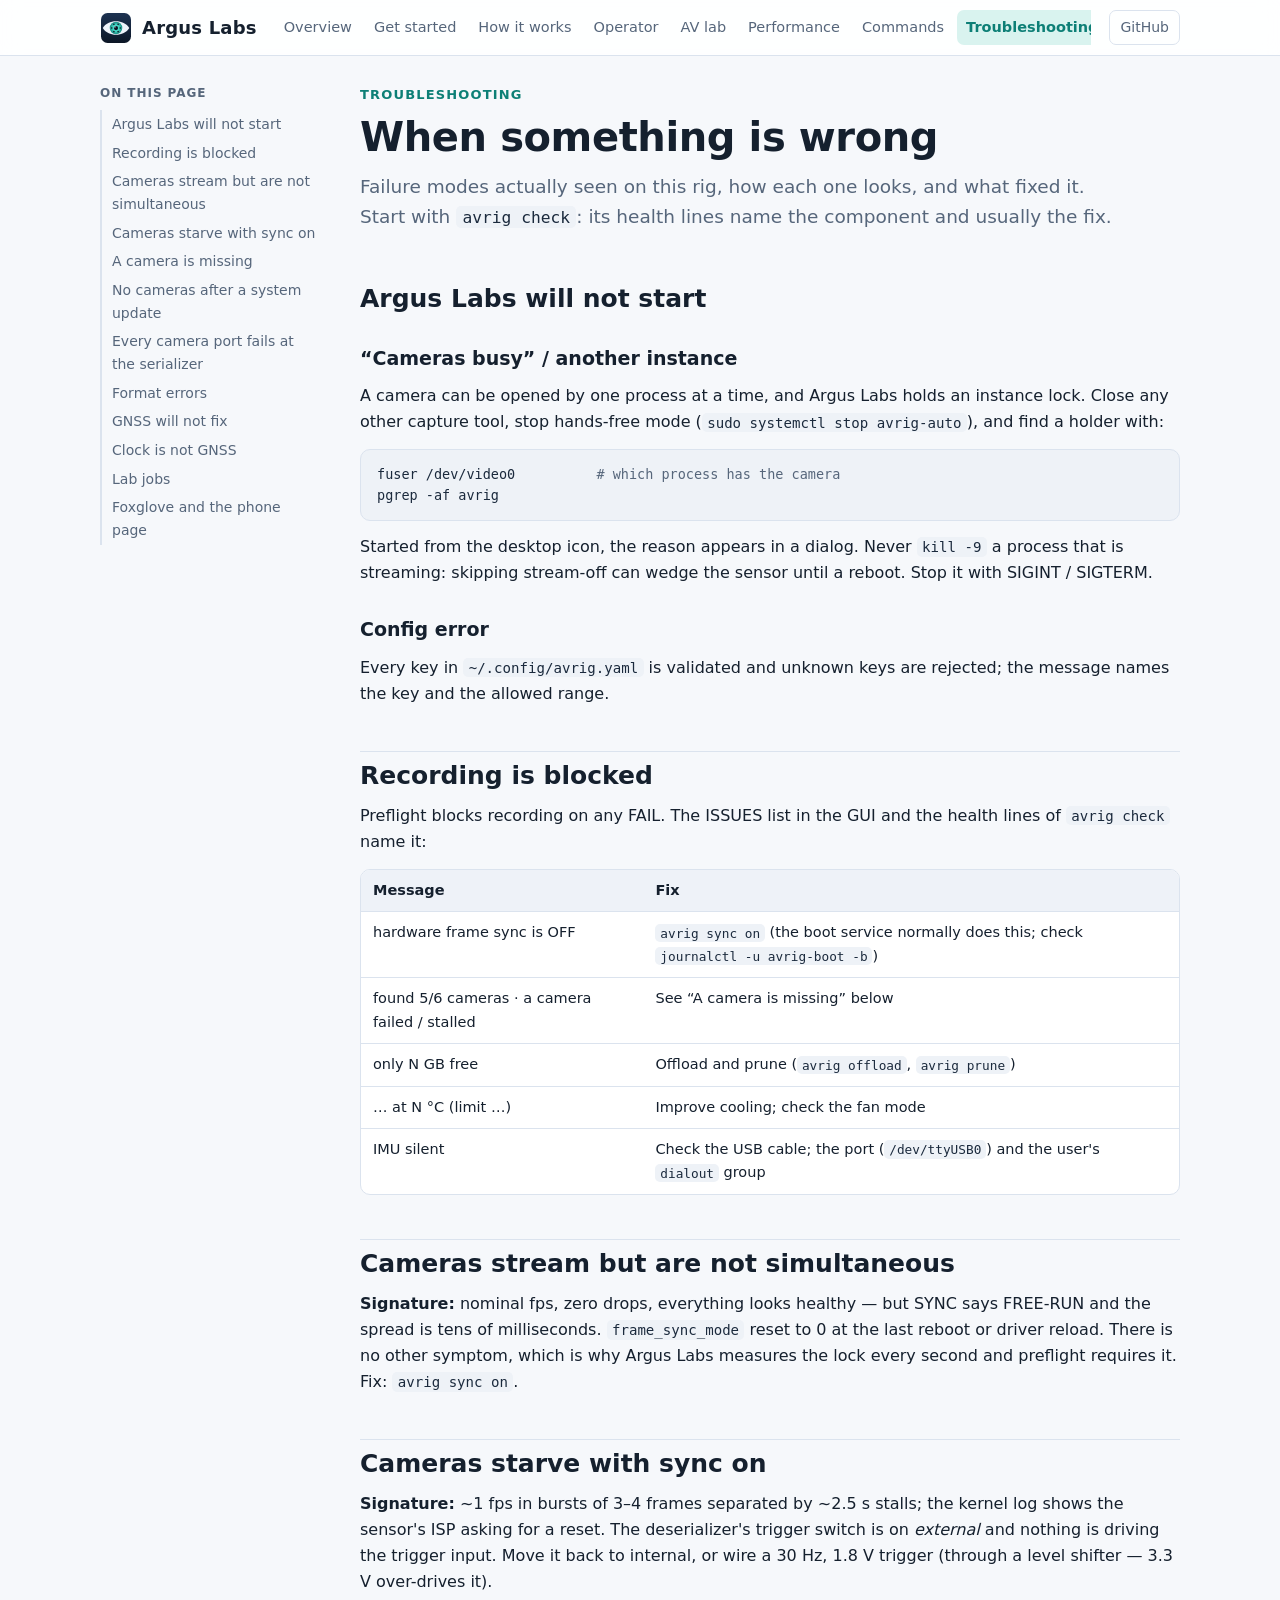
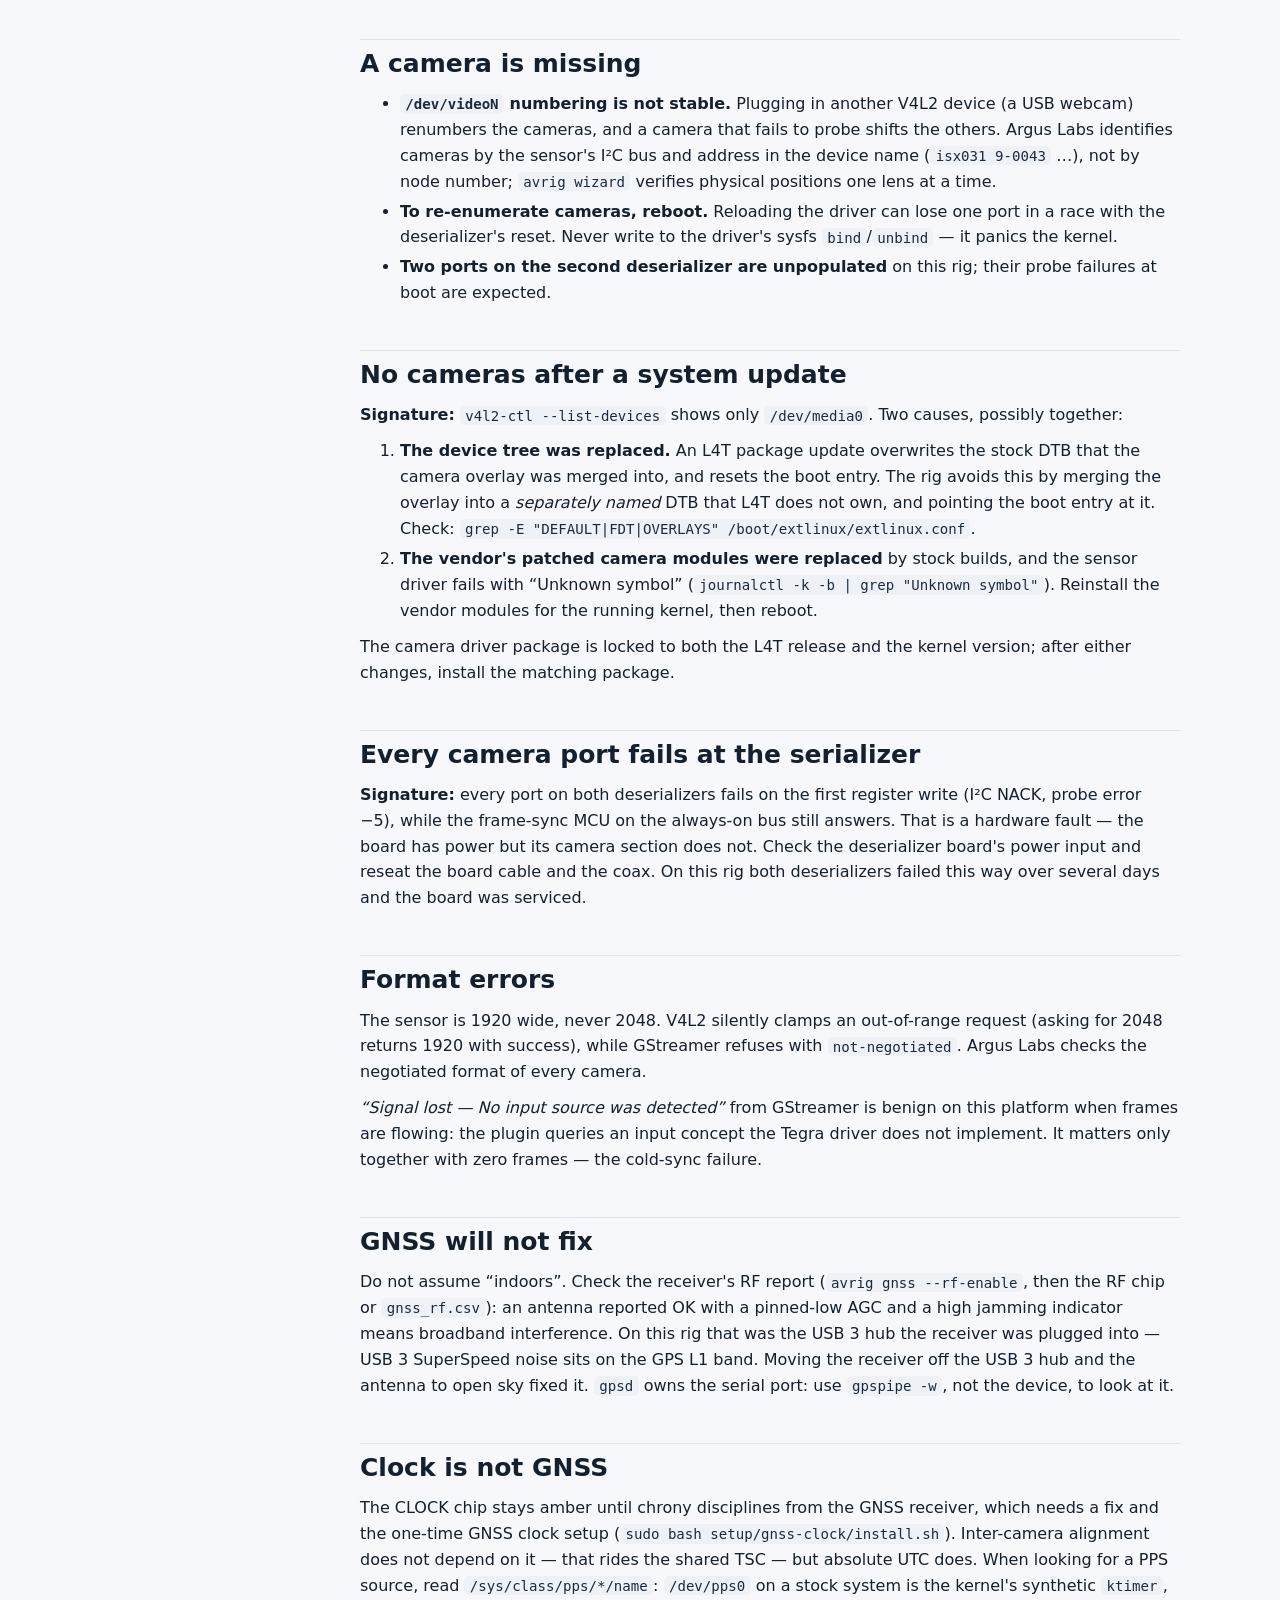
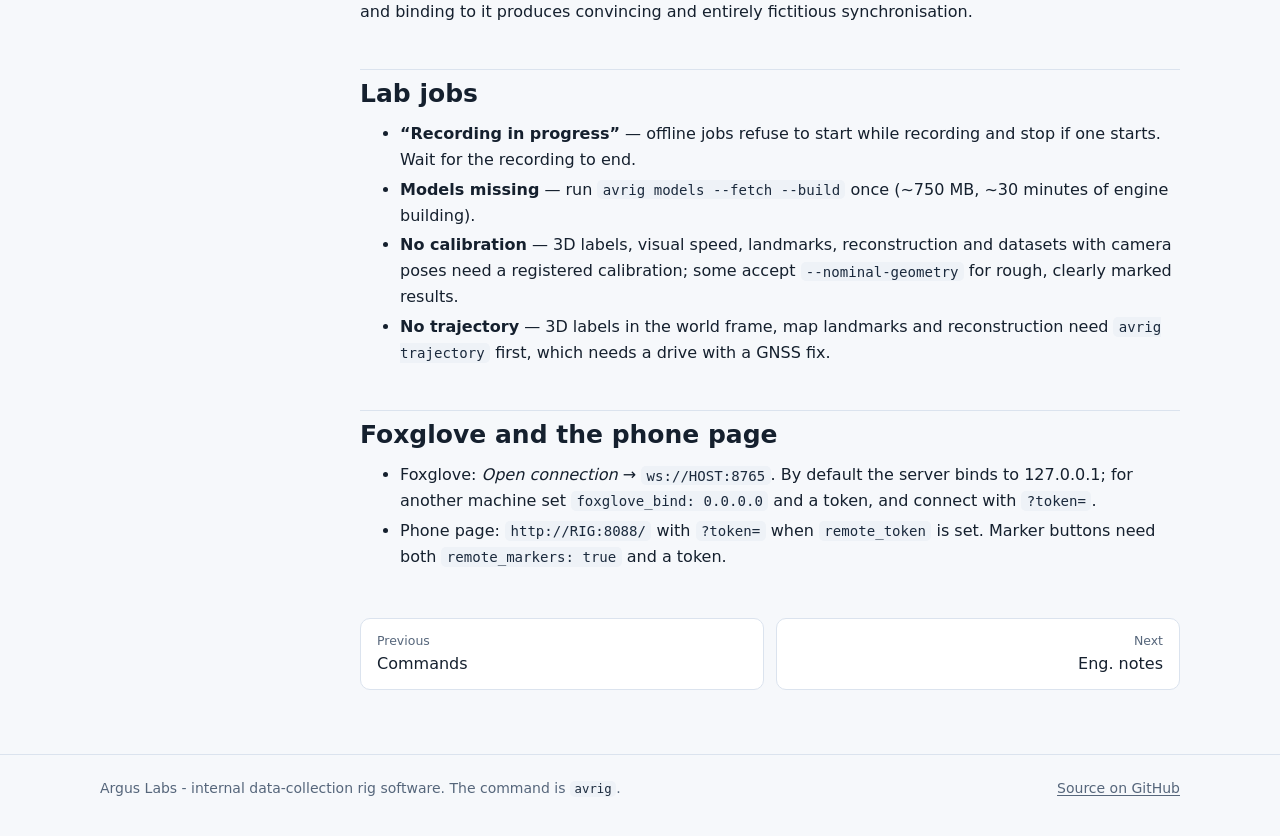
<file: docs/troubleshooting.html>
<!doctype html>
<html lang="en">
<head>
<meta charset="utf-8">
<meta name="viewport" content="width=device-width, initial-scale=1">
<title>Troubleshooting - Argus Labs</title>
<meta name="description" content="Failure modes seen on this rig, their signature, and the fix.">
<meta name="color-scheme" content="light dark">
<link rel="icon" href="img/argus.svg" type="image/svg+xml">
<link rel="stylesheet" href="style.css">
</head>
<body>
<header class="top"><div class="top-inner">
<a class="brand" href="index.html"><img src="img/argus.svg" alt="" width="32" height="32">Argus Labs</a>
<nav class="site" aria-label="Documentation"><a href="index.html">Overview</a><a href="getting-started.html">Get started</a><a href="how-it-works.html">How it works</a><a href="features.html">Operator</a><a href="lab.html">AV lab</a><a href="performance.html">Performance</a><a href="cli.html">Commands</a><a href="troubleshooting.html" aria-current="page">Troubleshooting</a><a href="lessons.html">Eng. notes</a></nav>
<a class="gh" href="https://github.com/Sherin-SEF-AI/ArgusAV">GitHub</a>
</div></header>
<main><div class="doc"><aside class="toc"><b>On this page</b><a href="#argus-will-not-start">Argus Labs will not start</a><a href="#recording-is-blocked">Recording is blocked</a><a href="#cameras-stream-but-are-not-simultaneous">Cameras stream but are not simultaneous</a><a href="#cameras-starve-with-sync-on">Cameras starve with sync on</a><a href="#a-camera-is-missing">A camera is missing</a><a href="#no-cameras-after-a-system-update">No cameras after a system update</a><a href="#every-camera-port-fails-at-the-serializer">Every camera port fails at the serializer</a><a href="#format-errors">Format errors</a><a href="#gnss-will-not-fix">GNSS will not fix</a><a href="#clock-is-not-gnss">Clock is not GNSS</a><a href="#lab-jobs">Lab jobs</a><a href="#foxglove-and-the-phone-page">Foxglove and the phone page</a></aside><article class="content"><div class="kicker">Troubleshooting</div>
<h1>When something is wrong</h1>
<p class="lead">Failure modes actually seen on this rig, how each one looks, and what fixed it. Start with <code>avrig check</code>: its health lines name the component and usually the fix.</p>

<h2 id="argus-will-not-start">Argus Labs will not start</h2>
<h3>“Cameras busy” / another instance</h3>
<p>A camera can be opened by one process at a time, and Argus Labs holds an instance lock. Close any other capture tool, stop hands-free mode (<code>sudo systemctl stop avrig-auto</code>), and find a holder with:</p>
<pre><code>fuser /dev/video0          <span class="c"># which process has the camera</span>
pgrep -af avrig</code></pre>
<p>Started from the desktop icon, the reason appears in a dialog. Never <code>kill -9</code> a process that is streaming: skipping stream-off can wedge the sensor until a reboot. Stop it with SIGINT / SIGTERM.</p>
<h3>Config error</h3>
<p>Every key in <code>~/.config/avrig.yaml</code> is validated and unknown keys are rejected; the message names the key and the allowed range.</p>

<h2 id="recording-is-blocked">Recording is blocked</h2>
<p>Preflight blocks recording on any FAIL. The ISSUES list in the GUI and the health lines of <code>avrig check</code> name it:</p>
<div class="table"><table>
<tr><th>Message</th><th>Fix</th></tr>
<tr><td>hardware frame sync is OFF</td><td><code>avrig sync on</code> (the boot service normally does this; check <code>journalctl -u avrig-boot -b</code>)</td></tr>
<tr><td>found 5/6 cameras · a camera failed / stalled</td><td>See “A camera is missing” below</td></tr>
<tr><td>only N GB free</td><td>Offload and prune (<code>avrig offload</code>, <code>avrig prune</code>)</td></tr>
<tr><td>… at N °C (limit …)</td><td>Improve cooling; check the fan mode</td></tr>
<tr><td>IMU silent</td><td>Check the USB cable; the port (<code>/dev/ttyUSB0</code>) and the user's <code>dialout</code> group</td></tr>
</table></div>

<h2 id="cameras-stream-but-are-not-simultaneous">Cameras stream but are not simultaneous</h2>
<p><strong>Signature:</strong> nominal fps, zero drops, everything looks healthy — but SYNC says FREE-RUN and the spread is tens of milliseconds. <code>frame_sync_mode</code> reset to 0 at the last reboot or driver reload. There is no other symptom, which is why Argus Labs measures the lock every second and preflight requires it. Fix: <code>avrig sync on</code>.</p>

<h2 id="cameras-starve-with-sync-on">Cameras starve with sync on</h2>
<p><strong>Signature:</strong> ~1 fps in bursts of 3–4 frames separated by ~2.5 s stalls; the kernel log shows the sensor's ISP asking for a reset. The deserializer's trigger switch is on <em>external</em> and nothing is driving the trigger input. Move it back to internal, or wire a 30 Hz, 1.8 V trigger (through a level shifter — 3.3 V over-drives it).</p>

<h2 id="a-camera-is-missing">A camera is missing</h2>
<ul>
  <li><strong><code>/dev/videoN</code> numbering is not stable.</strong> Plugging in another V4L2 device (a USB webcam) renumbers the cameras, and a camera that fails to probe shifts the others. Argus Labs identifies cameras by the sensor's I²C bus and address in the device name (<code>isx031 9-0043</code> …), not by node number; <code>avrig wizard</code> verifies physical positions one lens at a time.</li>
  <li><strong>To re-enumerate cameras, reboot.</strong> Reloading the driver can lose one port in a race with the deserializer's reset. Never write to the driver's sysfs <code>bind</code>/<code>unbind</code> — it panics the kernel.</li>
  <li><strong>Two ports on the second deserializer are unpopulated</strong> on this rig; their probe failures at boot are expected.</li>
</ul>

<h2 id="no-cameras-after-a-system-update">No cameras after a system update</h2>
<p><strong>Signature:</strong> <code>v4l2-ctl --list-devices</code> shows only <code>/dev/media0</code>. Two causes, possibly together:</p>
<ol>
  <li><strong>The device tree was replaced.</strong> An L4T package update overwrites the stock DTB that the camera overlay was merged into, and resets the boot entry. The rig avoids this by merging the overlay into a <em>separately named</em> DTB that L4T does not own, and pointing the boot entry at it. Check: <code>grep -E "DEFAULT|FDT|OVERLAYS" /boot/extlinux/extlinux.conf</code>.</li>
  <li><strong>The vendor's patched camera modules were replaced</strong> by stock builds, and the sensor driver fails with “Unknown symbol” (<code>journalctl -k -b | grep "Unknown symbol"</code>). Reinstall the vendor modules for the running kernel, then reboot.</li>
</ol>
<p>The camera driver package is locked to both the L4T release and the kernel version; after either changes, install the matching package.</p>

<h2 id="every-camera-port-fails-at-the-serializer">Every camera port fails at the serializer</h2>
<p><strong>Signature:</strong> every port on both deserializers fails on the first register write (I²C NACK, probe error −5), while the frame-sync MCU on the always-on bus still answers. That is a hardware fault — the board has power but its camera section does not. Check the deserializer board's power input and reseat the board cable and the coax. On this rig both deserializers failed this way over several days and the board was serviced.</p>

<h2 id="format-errors">Format errors</h2>
<p>The sensor is 1920 wide, never 2048. V4L2 silently clamps an out-of-range request (asking for 2048 returns 1920 with success), while GStreamer refuses with <code>not-negotiated</code>. Argus Labs checks the negotiated format of every camera.</p>
<p><em>“Signal lost — No input source was detected”</em> from GStreamer is benign on this platform when frames are flowing: the plugin queries an input concept the Tegra driver does not implement. It matters only together with zero frames — the cold-sync failure.</p>

<h2 id="gnss-will-not-fix">GNSS will not fix</h2>
<p>Do not assume “indoors”. Check the receiver's RF report (<code>avrig gnss --rf-enable</code>, then the RF chip or <code>gnss_rf.csv</code>): an antenna reported OK with a pinned-low AGC and a high jamming indicator means broadband interference. On this rig that was the USB 3 hub the receiver was plugged into — USB 3 SuperSpeed noise sits on the GPS L1 band. Moving the receiver off the USB 3 hub and the antenna to open sky fixed it. <code>gpsd</code> owns the serial port: use <code>gpspipe -w</code>, not the device, to look at it.</p>

<h2 id="clock-is-not-gnss">Clock is not GNSS</h2>
<p>The CLOCK chip stays amber until chrony disciplines from the GNSS receiver, which needs a fix and the one-time GNSS clock setup (<code>sudo bash setup/gnss-clock/install.sh</code>). Inter-camera alignment does not depend on it — that rides the shared TSC — but absolute UTC does. When looking for a PPS source, read <code>/sys/class/pps/*/name</code>: <code>/dev/pps0</code> on a stock system is the kernel's synthetic <code>ktimer</code>, and binding to it produces convincing and entirely fictitious synchronisation.</p>

<h2 id="lab-jobs">Lab jobs</h2>
<ul>
  <li><strong>“Recording in progress”</strong> — offline jobs refuse to start while recording and stop if one starts. Wait for the recording to end.</li>
  <li><strong>Models missing</strong> — run <code>avrig models --fetch --build</code> once (~750 MB, ~30 minutes of engine building).</li>
  <li><strong>No calibration</strong> — 3D labels, visual speed, landmarks, reconstruction and datasets with camera poses need a registered calibration; some accept <code>--nominal-geometry</code> for rough, clearly marked results.</li>
  <li><strong>No trajectory</strong> — 3D labels in the world frame, map landmarks and reconstruction need <code>avrig trajectory</code> first, which needs a drive with a GNSS fix.</li>
</ul>

<h2 id="foxglove-and-the-phone-page">Foxglove and the phone page</h2>
<ul>
  <li>Foxglove: <em>Open connection</em> → <code>ws://HOST:8765</code>. By default the server binds to 127.0.0.1; for another machine set <code>foxglove_bind: 0.0.0.0</code> and a token, and connect with <code>?token=</code>.</li>
  <li>Phone page: <code>http://RIG:8088/</code> with <code>?token=</code> when <code>remote_token</code> is set. Marker buttons need both <code>remote_markers: true</code> and a token.</li>
</ul>
<div class="pager"><a href="cli.html"><small>Previous</small>Commands</a><a class="next" href="lessons.html"><small>Next</small>Eng. notes</a></div></article></div></main>
<footer><div class="inner">
<span>Argus Labs - internal data-collection rig software. The command is <code>avrig</code>.</span>
<span><a href="https://github.com/Sherin-SEF-AI/ArgusAV">Source on GitHub</a></span>
</div></footer>
</body>
</html>
</file>
<file: docs/style.css>
/* Argus documentation - one stylesheet for every page. Light by default, dark via
   prefers-color-scheme. No external assets. */
:root {
  --bg: #f6f8fb;
  --surface: #ffffff;
  --surface-2: #eef2f8;
  --text: #15202e;
  --muted: #56667b;
  --border: #dbe3ee;
  --accent: #0d7f76;
  --accent-soft: #d9f3ef;
  --navy: #1d3352;
  --code-bg: #eef2f7;
  --code-text: #1b2a3d;
  --ok: #1a7f37;
  --warn: #9a6700;
  --fail: #c62a2f;
  --shadow: 0 1px 2px rgba(16, 30, 54, .06), 0 4px 16px rgba(16, 30, 54, .06);
  --radius: 10px;
  --mono: ui-monospace, "SFMono-Regular", "JetBrains Mono", "DejaVu Sans Mono", Menlo, Consolas, monospace;
  --sans: system-ui, -apple-system, "Segoe UI", Roboto, Ubuntu, "Noto Sans", "Helvetica Neue", Arial, sans-serif;
  color-scheme: light;
}
@media (prefers-color-scheme: dark) {
  :root {
    --bg: #0a111d;
    --surface: #111a29;
    --surface-2: #172236;
    --text: #e3eaf4;
    --muted: #9badc4;
    --border: #233149;
    --accent: #46dcc9;
    --accent-soft: #123a3a;
    --navy: #9fc0ea;
    --code-bg: #0d1626;
    --code-text: #d6e2f2;
    --ok: #5fd37c;
    --warn: #e6b34a;
    --fail: #ff7b7b;
    --shadow: 0 1px 2px rgba(0, 0, 0, .3), 0 4px 18px rgba(0, 0, 0, .25);
    color-scheme: dark;
  }
}

* { box-sizing: border-box; }
html { scroll-padding-top: 76px; }
body {
  margin: 0;
  background: var(--bg);
  color: var(--text);
  font: 16px/1.62 var(--sans);
  -webkit-text-size-adjust: 100%;
}
img { max-width: 100%; height: auto; }
a { color: var(--accent); text-decoration-thickness: 1px; text-underline-offset: 2px; }
a:hover { text-decoration-thickness: 2px; }

/* ---------- header ---------- */
.top {
  position: sticky; top: 0; z-index: 10;
  background: color-mix(in srgb, var(--surface) 88%, transparent);
  backdrop-filter: saturate(1.4) blur(10px);
  -webkit-backdrop-filter: saturate(1.4) blur(10px);
  border-bottom: 1px solid var(--border);
}
.top-inner {
  max-width: 1120px; margin: 0 auto; padding: 10px 20px;
  display: flex; align-items: center; gap: 18px;
}
.brand { display: flex; align-items: center; gap: 10px; font-weight: 700; font-size: 18px;
  color: var(--text); text-decoration: none; letter-spacing: .2px; flex: none; }
.brand img { width: 32px; height: 32px; }
.brand small { font-weight: 500; color: var(--muted); font-size: 12px; }
nav.site { display: flex; gap: 4px; overflow-x: auto; scrollbar-width: none; flex: 1; min-width: 0; }
nav.site::-webkit-scrollbar { display: none; }
nav.site a { color: var(--muted); text-decoration: none; padding: 6px 9px; border-radius: 7px;
  white-space: nowrap; font-size: 14.5px; }
nav.site a:hover { color: var(--text); background: var(--surface-2); }
nav.site a[aria-current="page"] { color: var(--accent); background: var(--accent-soft); font-weight: 600; }
.gh { flex: none; font-size: 14px; color: var(--muted); text-decoration: none; border: 1px solid var(--border);
  padding: 5px 10px; border-radius: 7px; }
.gh:hover { color: var(--text); }

@media (max-width: 760px) {
  .top-inner { flex-wrap: wrap; row-gap: 6px; padding: 8px 16px; }
  nav.site { order: 3; flex-basis: 100%; margin: 0 -6px; }
  .gh { margin-left: auto; }
}

/* ---------- layout ---------- */
main { max-width: 1120px; margin: 0 auto; padding: 28px 20px 64px; }
.doc { display: grid; grid-template-columns: 220px minmax(0, 1fr); gap: 40px; align-items: start; }
.toc { position: sticky; top: 80px; font-size: 14px; max-height: calc(100vh - 100px); overflow: auto; }
.toc b { display: block; color: var(--muted); font-size: 12px; text-transform: uppercase; letter-spacing: .08em;
  margin-bottom: 6px; }
.toc a { display: block; color: var(--muted); text-decoration: none; padding: 3px 0 3px 10px;
  border-left: 2px solid var(--border); }
.toc a:hover { color: var(--text); border-left-color: var(--accent); }
.content { min-width: 0; }
@media (max-width: 900px) {
  .doc { grid-template-columns: 1fr; }
  .toc { display: none; }
}

h1 { font-size: clamp(28px, 4.2vw, 40px); line-height: 1.15; margin: 8px 0 12px; letter-spacing: -.01em; }
h2 { font-size: 25px; line-height: 1.25; margin: 44px 0 12px; padding-top: 8px; border-top: 1px solid var(--border); }
h2:first-of-type { border-top: 0; }
h3 { font-size: 19px; margin: 28px 0 8px; }
h4 { font-size: 16px; margin: 20px 0 6px; }
p, ul, ol { margin: 10px 0; }
li { margin: 4px 0; }
.lead { font-size: 18.5px; color: var(--muted); max-width: 760px; }
.kicker { color: var(--accent); font-weight: 700; font-size: 13px; text-transform: uppercase; letter-spacing: .09em; }

/* ---------- code ---------- */
code { font-family: var(--mono); font-size: .88em; background: var(--code-bg); color: var(--code-text);
  padding: .12em .38em; border-radius: 5px; }
pre { background: var(--code-bg); color: var(--code-text); border: 1px solid var(--border); border-radius: var(--radius);
  padding: 14px 16px; overflow-x: auto; font: 13.5px/1.55 var(--mono); }
pre code { background: none; padding: 0; font-size: inherit; }
pre .c { color: var(--muted); }
pre.term { background: #0b1220; color: #d6e2f2; border-color: #1c2a42; }
pre.term .ok { color: #5fd37c; } pre.term .warn { color: #e6b34a; } pre.term .dim { color: #8395ad; }

/* ---------- tables ---------- */
.table { overflow-x: auto; margin: 14px 0; border: 1px solid var(--border); border-radius: var(--radius);
  background: var(--surface); }
table { border-collapse: collapse; width: 100%; font-size: 14.5px; }
th, td { text-align: left; padding: 9px 12px; border-bottom: 1px solid var(--border); vertical-align: top; }
th { background: var(--surface-2); font-weight: 600; white-space: nowrap; }
tr:last-child td { border-bottom: 0; }
@media (max-width: 640px) { table { min-width: 600px; } main { padding: 20px 16px 48px; } }
td.num, th.num { text-align: right; font-variant-numeric: tabular-nums; white-space: nowrap; }

/* ---------- blocks ---------- */
.note, .warnbox, .okbox { border: 1px solid var(--border); border-left: 4px solid var(--accent); background: var(--surface);
  border-radius: 8px; padding: 12px 16px; margin: 16px 0; }
.warnbox { border-left-color: var(--warn); }
.okbox { border-left-color: var(--ok); }
.note > :first-child, .warnbox > :first-child, .okbox > :first-child { margin-top: 0; }
.note > :last-child, .warnbox > :last-child, .okbox > :last-child { margin-bottom: 0; }

.grid { display: grid; gap: 14px; grid-template-columns: repeat(auto-fill, minmax(250px, 1fr)); margin: 16px 0; }
.card { background: var(--surface); border: 1px solid var(--border); border-radius: var(--radius); padding: 16px 18px;
  box-shadow: var(--shadow); }
.card h3 { margin: 0 0 6px; font-size: 16.5px; }
.card p { margin: 0; color: var(--muted); font-size: 14.5px; }
.card .tag { display: inline-block; font-size: 11.5px; font-weight: 600; color: var(--accent); background: var(--accent-soft);
  border-radius: 99px; padding: 1px 8px; margin-bottom: 8px; }
a.card { text-decoration: none; color: inherit; transition: border-color .15s, transform .15s; }
a.card:hover { border-color: var(--accent); transform: translateY(-1px); }

.stats { display: grid; gap: 12px; grid-template-columns: repeat(auto-fit, minmax(170px, 1fr)); margin: 20px 0; }
.stat { background: var(--surface); border: 1px solid var(--border); border-radius: var(--radius); padding: 14px 16px; }
.stat b { display: block; font-size: 26px; line-height: 1.15; color: var(--text); font-variant-numeric: tabular-nums; }
.stat span { color: var(--muted); font-size: 13.5px; }

.pill { display: inline-block; font: 600 12px/1.6 var(--sans); padding: 0 8px; border-radius: 99px; border: 1px solid var(--border); }
.pill.ok { color: var(--ok); } .pill.warn { color: var(--warn); } .pill.fail { color: var(--fail); }

/* ---------- figures ---------- */
figure { margin: 22px 0; }
figure.shot img { display: block; width: 100%; border-radius: var(--radius); border: 1px solid var(--border);
  box-shadow: var(--shadow); background: var(--surface-2); }
figure.shot.narrow { max-width: 380px; }
figure.shot.mid { max-width: 760px; }
figcaption { color: var(--muted); font-size: 14px; margin-top: 8px; }
.diagram { overflow-x: auto; background: var(--surface); border: 1px solid var(--border); border-radius: var(--radius);
  padding: 12px; margin: 18px 0; }
.diagram svg { display: block; min-width: 720px; width: 100%; height: auto; }

/* SVG diagram styling, theme-aware */
.dg .bx { fill: var(--surface-2); stroke: var(--border); stroke-width: 1.5; }
.dg .bx.hi { fill: var(--accent-soft); stroke: var(--accent); }
.dg .bx.nv { fill: var(--surface); stroke: var(--navy); }
.dg .grp { fill: none; stroke: var(--border); stroke-width: 1.5; stroke-dasharray: 5 4; }
.dg text { fill: var(--text); font: 13px var(--sans); }
.dg text.s { fill: var(--muted); font-size: 11.5px; }
.dg text.h { font-weight: 700; font-size: 12px; fill: var(--muted); letter-spacing: .06em; }
.dg .ln { stroke: var(--muted); stroke-width: 1.5; fill: none; }
.dg .ln.hi { stroke: var(--accent); stroke-width: 2; }
.dg .ar { fill: var(--muted); }
.dg .ar.hi { fill: var(--accent); }

/* ---------- hero ---------- */
.hero { display: grid; grid-template-columns: 1.05fr 1fr; gap: 36px; align-items: center; padding: 18px 0 8px; }
.hero h1 { font-size: clamp(32px, 5vw, 50px); }
.hero .logo { width: 72px; height: 72px; }
.hero .cta { display: flex; gap: 10px; flex-wrap: wrap; margin-top: 18px; }
.btn { display: inline-block; padding: 9px 16px; border-radius: 8px; font-weight: 600; text-decoration: none; font-size: 15px;
  border: 1px solid var(--border); color: var(--text); background: var(--surface); }
.btn.primary { background: var(--accent); border-color: var(--accent); color: #fff; }
@media (prefers-color-scheme: dark) { .btn.primary { color: #06201d; } }
.hero-shot { position: relative; }
.hero-shot img { width: 100%; border-radius: 12px; border: 1px solid var(--border); box-shadow: var(--shadow); display: block; }
.hero-fallback { aspect-ratio: 16 / 10; border-radius: 12px; border: 1px solid var(--border);
  background: radial-gradient(circle at 50% 50%, var(--accent-soft), var(--surface) 70%); display: grid; place-items: center; }
.hero-fallback img { width: 40%; border: 0; box-shadow: none; }
@media (max-width: 860px) { .hero { grid-template-columns: 1fr; } }

/* ---------- footer ---------- */
footer { border-top: 1px solid var(--border); color: var(--muted); font-size: 14px; }
footer .inner { max-width: 1120px; margin: 0 auto; padding: 22px 20px 36px; display: flex; gap: 16px; flex-wrap: wrap;
  justify-content: space-between; }
footer a { color: var(--muted); }
.pager { display: flex; justify-content: space-between; gap: 12px; margin-top: 48px; flex-wrap: wrap; }
.pager a { flex: 1 1 220px; border: 1px solid var(--border); border-radius: var(--radius); padding: 12px 16px; text-decoration: none;
  background: var(--surface); color: var(--text); }
.pager a small { display: block; color: var(--muted); font-size: 12.5px; }
.pager a.next { text-align: right; }
.pager a:hover { border-color: var(--accent); }

kbd { font: 12px var(--mono); border: 1px solid var(--border); border-bottom-width: 2px; border-radius: 5px; padding: 1px 5px;
  background: var(--surface); }
dl.defs dt { font-weight: 600; margin-top: 12px; }
dl.defs dd { margin: 2px 0 0 0; color: var(--muted); }
</file>
